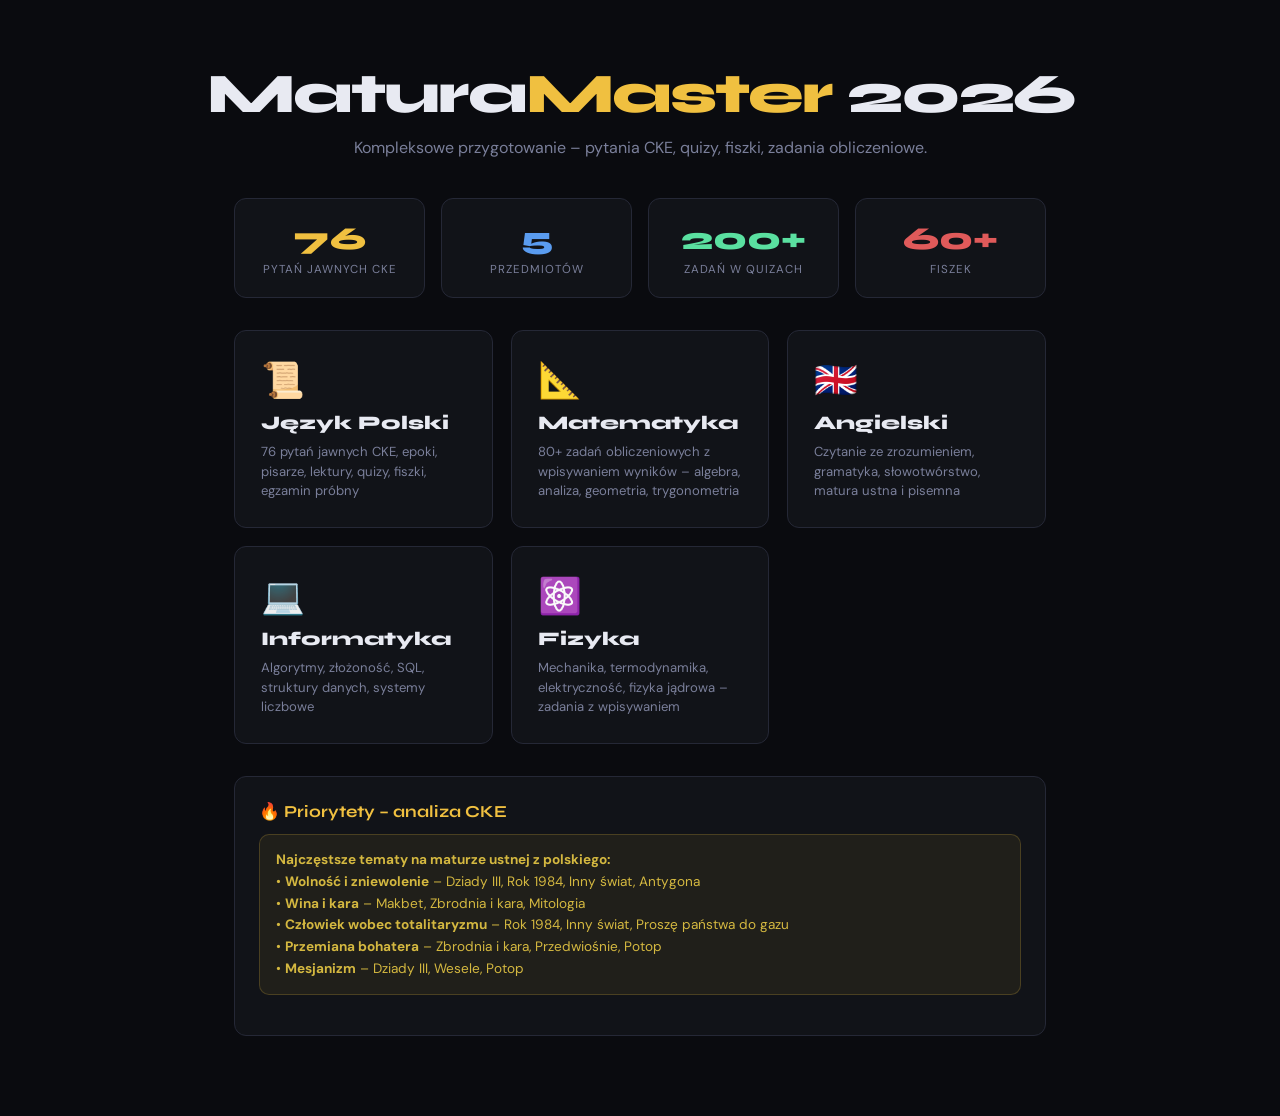
<file: index.html>
<!DOCTYPE html>
<html lang="pl">
<head>
<meta charset="UTF-8">
<meta name="viewport" content="width=device-width, initial-scale=1.0">
<title>MaturaMaster 2026</title>
<link rel="stylesheet" href="shared/style.css">
<link rel="shortcut icon" href="reading-book.png" type="image/x-icon">
<style>
body { display: block; }
.hero { text-align: center; padding: 60px 20px 40px; }
.hero h1 { font-family: var(--font-head); font-size: clamp(2rem,6vw,3.5rem); font-weight: 800; letter-spacing: -2px; }
.hero h1 span { color: var(--accent); }
.hero p { color: var(--muted); margin-top: 10px; font-size: 1rem; }
.wrap { max-width: 860px; margin: 0 auto; padding: 0 24px 60px; }
.subject-grid { display: grid; grid-template-columns: repeat(auto-fit, minmax(240px,1fr)); gap: 18px; margin-top: 32px; }
.subject-card { display: flex; flex-direction: column; gap: 8px; background: var(--surface); border: 1px solid var(--border); border-radius: var(--radius); padding: 26px; text-decoration: none; color: var(--text); transition: all .25s; }
.subject-card:hover { transform: translateY(-4px); border-color: var(--c); box-shadow: 0 12px 40px rgba(0,0,0,.35); }
.subject-card .ico { font-size: 2.2rem; }
.subject-card .name { font-family: var(--font-head); font-size: 1.2rem; font-weight: 800; }
.subject-card .desc { font-size: .82rem; color: var(--muted); line-height: 1.5; }
</style>
</head>
<body>
<div class="hero">
  <h1>Matura<span>Master</span> 2026</h1>
  <p>Kompleksowe przygotowanie – pytania CKE, quizy, fiszki, zadania obliczeniowe.</p>
</div>
<div class="wrap">
  <div class="stats-row">
    <div class="stat-card"><div class="val" style="color:var(--accent)">76</div><div class="lbl">Pytań jawnych CKE</div></div>
    <div class="stat-card"><div class="val" style="color:var(--accent3)">5</div><div class="lbl">Przedmiotów</div></div>
    <div class="stat-card"><div class="val" style="color:var(--accent4)">200+</div><div class="lbl">Zadań w quizach</div></div>
    <div class="stat-card"><div class="val" style="color:var(--accent2)">60+</div><div class="lbl">Fiszek</div></div>
  </div>

  <div class="subject-grid">
    <a href="pol/index.html" class="subject-card" style="--c:#f0c040">
      <div class="ico">📜</div><div class="name">Język Polski</div>
      <div class="desc">76 pytań jawnych CKE, epoki, pisarze, lektury, quizy, fiszki, egzamin próbny</div>
    </a>
    <a href="mat/index.html" class="subject-card" style="--c:#5ae0a0">
      <div class="ico">📐</div><div class="name">Matematyka</div>
      <div class="desc">80+ zadań obliczeniowych z wpisywaniem wyników – algebra, analiza, geometria, trygonometria</div>
    </a>
    <a href="ang/index.html" class="subject-card" style="--c:#5a9cf0">
      <div class="ico">🇬🇧</div><div class="name">Angielski</div>
      <div class="desc">Czytanie ze zrozumieniem, gramatyka, słowotwórstwo, matura ustna i pisemna</div>
    </a>
    <a href="inf/index.html" class="subject-card" style="--c:#e05a5a">
      <div class="ico">💻</div><div class="name">Informatyka</div>
      <div class="desc">Algorytmy, złożoność, SQL, struktury danych, systemy liczbowe</div>
    </a>
    <a href="fiz/index.html" class="subject-card" style="--c:#b45af0">
      <div class="ico">⚛️</div><div class="name">Fizyka</div>
      <div class="desc">Mechanika, termodynamika, elektryczność, fizyka jądrowa – zadania z wpisywaniem</div>
    </a>
  </div>

  <div class="card" style="margin-top:32px">
    <h3>🔥 Priorytety – analiza CKE</h3>
    <div class="info-box">
      <strong>Najczęstsze tematy na maturze ustnej z polskiego:</strong><br>
      • <strong>Wolność i zniewolenie</strong> – Dziady III, Rok 1984, Inny świat, Antygona<br>
      • <strong>Wina i kara</strong> – Makbet, Zbrodnia i kara, Mitologia<br>
      • <strong>Człowiek wobec totalitaryzmu</strong> – Rok 1984, Inny świat, Proszę państwa do gazu<br>
      • <strong>Przemiana bohatera</strong> – Zbrodnia i kara, Przedwiośnie, Potop<br>
      • <strong>Mesjanizm</strong> – Dziady III, Wesele, Potop
    </div>
  </div>
</div>
</body>
</html>
</file>
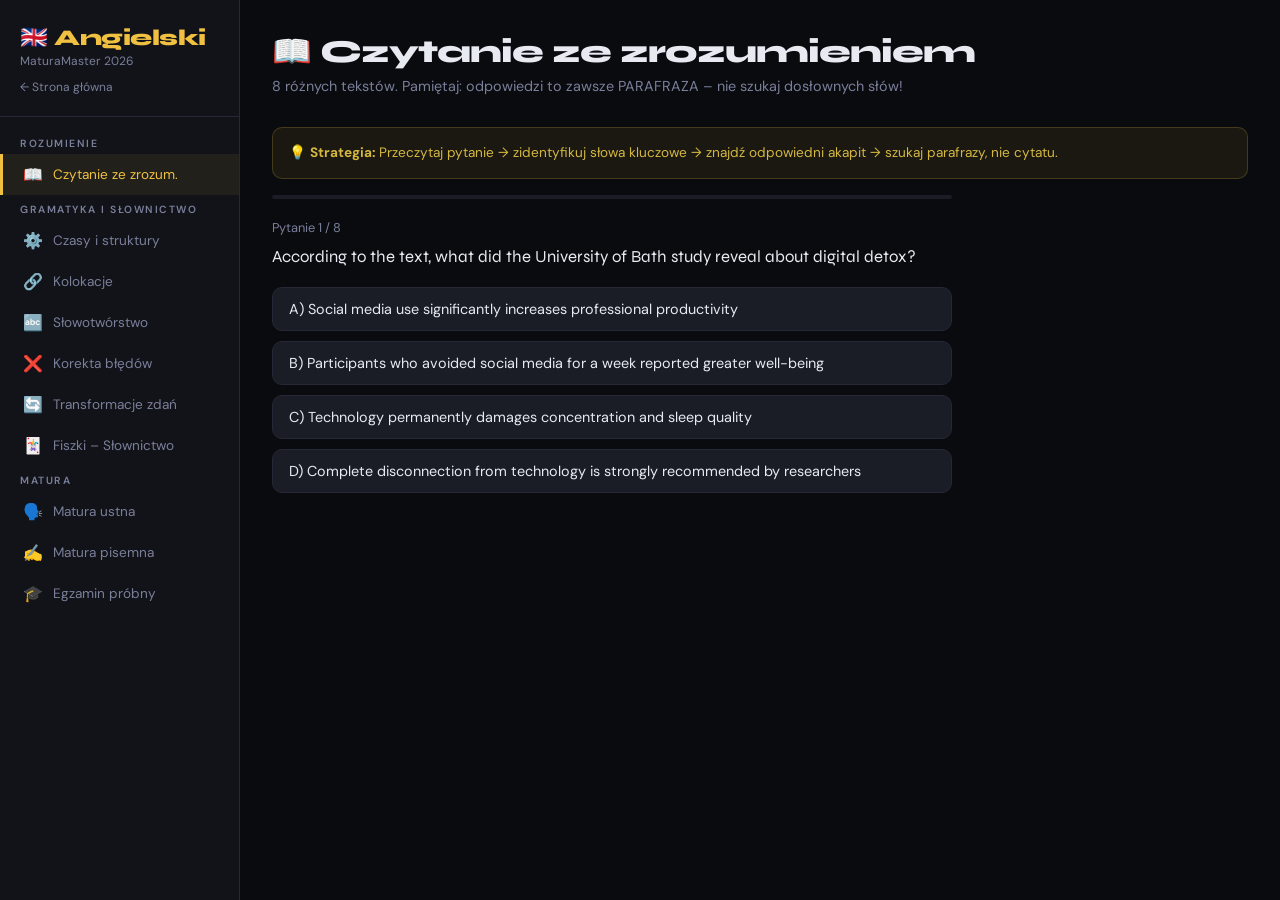
<file: ang/index.html>
<!DOCTYPE html>
<html lang="pl">
<head>
<meta charset="UTF-8">
<meta name="viewport" content="width=device-width, initial-scale=1.0">
<title>Angielski – MaturaMaster 2026</title>
<link rel="stylesheet" href="../shared/style.css">
<link rel="shortcut icon" href="../reading-book.png" type="image/x-icon">
</head>
<body>
<button class="menu-toggle" onclick="toggleSidebar()">☰</button>
<div class="overlay" id="overlay" onclick="closeSidebar()"></div>

<nav class="sidebar" id="sidebar">
  <div class="logo">
    <h1>🇬🇧 Angielski</h1>
    <span>MaturaMaster 2026</span>
    <a href="../index.html" class="back">← Strona główna</a>
  </div>
  <div class="nav">
    <div class="nav-section">Rozumienie</div>
    <button class="nav-btn active" onclick="showTab('czytanie')" data-tab="czytanie"><span class="icon">📖</span> Czytanie ze zrozum.</button>
    <div class="nav-section">Gramatyka i słownictwo</div>
    <button class="nav-btn" onclick="showTab('gramatyka')" data-tab="gramatyka"><span class="icon">⚙️</span> Czasy i struktury</button>
    <button class="nav-btn" onclick="showTab('kolokacje')" data-tab="kolokacje"><span class="icon">🔗</span> Kolokacje</button>
    <button class="nav-btn" onclick="showTab('slowotwor')" data-tab="slowotwor"><span class="icon">🔤</span> Słowotwórstwo</button>
    <button class="nav-btn" onclick="showTab('bledy')" data-tab="bledy"><span class="icon">❌</span> Korekta błędów</button>
    <button class="nav-btn" onclick="showTab('transformacje')" data-tab="transformacje"><span class="icon">🔄</span> Transformacje zdań</button>
    <button class="nav-btn" onclick="showTab('fiszki')" data-tab="fiszki"><span class="icon">🃏</span> Fiszki – Słownictwo</button>
    <div class="nav-section">Matura</div>
    <button class="nav-btn" onclick="showTab('ustna')" data-tab="ustna"><span class="icon">🗣️</span> Matura ustna</button>
    <button class="nav-btn" onclick="showTab('pisemna')" data-tab="pisemna"><span class="icon">✍️</span> Matura pisemna</button>
    <button class="nav-btn" onclick="showTab('egzamin')" data-tab="egzamin"><span class="icon">🎓</span> Egzamin próbny</button>
  </div>
</nav>

<main class="main">

<!-- CZYTANIE -->
<div class="tab active" id="tab-czytanie">
  <div class="page-header"><h2>📖 Czytanie ze zrozumieniem</h2>
    <p>8 różnych tekstów. Pamiętaj: odpowiedzi to zawsze PARAFRAZA – nie szukaj dosłownych słów!</p></div>
  <div class="info-box">💡 <strong>Strategia:</strong> Przeczytaj pytanie → zidentyfikuj słowa kluczowe → znajdź odpowiedni akapit → szukaj parafrazy, nie cytatu.</div>
  <div class="quiz-container" id="czytanie-container"></div>
</div>

<!-- GRAMATYKA -->
<div class="tab" id="tab-gramatyka">
  <div class="page-header"><h2>⚙️ Czasy i struktury gramatyczne</h2>
    <p>Czasy, strona bierna, kondycjonały, mowa zależna, inwersja.</p></div>
  <div class="info-box-blue">
    <strong>Kluczowe struktury na maturze rozszerzonej:</strong><br>
    Present Perfect vs Past Simple · Past Perfect Continuous · 2nd i 3rd Conditional ·
    Passive Voice (wszystkie czasy) · Reported Speech · Inversion (Not only, Hardly, Never) ·
    Wish/If only · It's time/I'd rather · Mixed Conditionals
  </div>
  <div class="quiz-container" id="gramatyka-container"></div>
</div>

<!-- KOLOKACJE -->
<div class="tab" id="tab-kolokacje">
  <div class="page-header"><h2>🔗 Kolokacje i wyrażenia stałe</h2>
    <p>Make/Do/Take/Have + noun – typowe pułapki maturalne.</p></div>
  <div class="info-box">
    💡 <strong>Najczęstsze błędy:</strong> make/do, take/have, at/in/on (prepositions).
    Kolokacje trzeba znać na pamięć – nie da się ich wyprowadzić logicznie!
  </div>
  <div class="quiz-container" id="kolokacje-container"></div>
</div>

<!-- SŁOWOTWÓRSTWO -->
<div class="tab" id="tab-slowotwor">
  <div class="page-header"><h2>🔤 Słowotwórstwo (Word Formation)</h2>
    <p>Prefiksy, sufiksy, kategorie gramatyczne.</p></div>
  <div class="info-box-blue">
    <strong>Kluczowe prefiksy:</strong> un-, in-/im-/ir-/il-, dis-, mis-, over-, under-, re-, pre-, co-<br>
    <strong>Sufiksy rzeczownikowe:</strong> -tion/-sion, -ness, -ity/-ty, -ment, -er/-or, -ance/-ence, -ship<br>
    <strong>Sufiksy przymiotnikowe:</strong> -ful, -less, -able/-ible, -ous/-ious, -ive, -al, -ic, -ent/-ant<br>
    <strong>Sufiksy przysłówkowe:</strong> -ly (+ przymiotnik)<br>
    <strong>Uwaga:</strong> Niektóre słowa są nieregularne (strong → strength, wide → width, deep → depth)
  </div>
  <div class="quiz-container" id="slowotwor-container"></div>
</div>

<!-- BŁĘDY -->
<div class="tab" id="tab-bledy">
  <div class="page-header"><h2>❌ Korekta błędów (Error Correction)</h2>
    <p>Znajdź i popraw błąd w zdaniu.</p></div>
  <div class="info-box">💡 <strong>Najczęstsze obszary błędów:</strong>
    Countable/uncountable nouns · Since/for · Suggest/recommend + -ing ·
    Despite (without 'of') · Collective nouns (singular/plural) · Gradable/non-gradable adjectives
  </div>
  <div class="quiz-container" id="bledy-container"></div>
</div>

<!-- TRANSFORMACJE -->
<div class="tab" id="tab-transformacje">
  <div class="page-header"><h2>🔄 Transformacje zdań (Key Word Transformations)</h2>
    <p>Przepisz zdanie używając podanego słowa. Typ zadania B2/C1.</p></div>
  <div class="info-box">💡 <strong>Zasady:</strong> Nie zmieniaj znaczenia zdania. Użyj podanego słowa.
    Zwykle zmienia się: stronę (active/passive), czas, strukturę (too → enough, although → despite).
  </div>
  <div class="quiz-container" id="transformacje-container"></div>
</div>

<!-- FISZKI -->
<div class="tab" id="tab-fiszki">
  <div class="page-header"><h2>🃏 Fiszki – Słownictwo zaawansowane (C1)</h2>
    <p>Kliknij kartę, aby odwrócić.</p></div>
  <div class="flashcard-container">
    <div class="flashcard-wrap" onclick="fcFlip('en')">
      <div class="flashcard" id="en-card">
        <div class="flashcard-front"><div class="label">VOCABULARY / STRUCTURE</div><div class="term" id="en-fc-front">…</div></div>
        <div class="flashcard-back"><div class="def" id="en-fc-back">…</div></div>
      </div>
    </div>
    <div class="flashcard-nav">
      <button class="btn btn-secondary" onclick="fcPrev('en')">← Poprzednia</button>
      <span class="fc-counter" id="en-fc-counter">1 / 1</span>
      <button class="btn btn-secondary" onclick="fcNext('en')">Następna →</button>
    </div>
  </div>
</div>

<!-- MATURA USTNA -->
<div class="tab" id="tab-ustna">
  <div class="page-header"><h2>🗣️ Matura ustna – Język Angielski</h2>
    <p>Wylosuj pytanie, przygotuj odpowiedź (30 sek), mów min. 2–3 minuty.</p></div>
  <div class="card">
    <h3>🎲 Losowanie pytania do rozmowy</h3>
    <div id="en-q-box" style="font-size:1.05rem;font-family:var(--font-head);padding:16px;background:var(--surface2);border-radius:10px;min-height:56px;color:var(--muted);margin-bottom:16px">
      Naciśnij przycisk, aby wylosować pytanie…
    </div>
    <div style="display:flex;gap:10px;flex-wrap:wrap;margin-bottom:16px">
      <button class="btn btn-primary" onclick="losuj()">🎲 Losuj pytanie</button>
      <button class="btn btn-secondary" onclick="pokazOdp()">👁️ Pokaż wzorcową odpowiedź</button>
    </div>
    <div class="answer-feedback feedback-info" id="en-ans-box"></div>
  </div>

  <div class="card">
    <h3>🖼️ Opis fotografii – schemat (3–4 minuty)</h3>
    <div style="font-size:.87rem;line-height:1.9;color:#c8ccd8">
      <p><strong style="color:var(--accent)">Krok 1 – Opis ogólny (1 zdanie):</strong><br>
      "The photo shows... / This picture depicts... / In this photograph I can see..."</p>
      <p style="margin-top:8px"><strong style="color:var(--accent)">Krok 2 – Szczegóły (4–5 zdań):</strong><br>
      "In the foreground... In the background... On the left/right..."<br>
      "There are [people] who appear to be... / who seem to be..."<br>
      "The atmosphere seems... / The mood is... / It looks as if..."</p>
      <p style="margin-top:8px"><strong style="color:var(--accent)">Krok 3 – Spekulacja (2 zdania):</strong><br>
      "This picture might illustrate... / It could be related to..."<br>
      "I would guess this was taken in... / at... / during..."</p>
      <p style="margin-top:8px"><strong style="color:var(--accent)">Krok 4 – Pytania egzaminatora:</strong><br>
      Odpowiadaj BEZPOŚREDNIO. Daj powody. "In my opinion...", "I strongly believe...", "From my perspective..."</p>
    </div>
  </div>

  <div class="card">
    <h3>💬 Przydatne zwroty – matura ustna</h3>
    <div style="display:grid;grid-template-columns:1fr 1fr;gap:16px;font-size:.83rem">
      <div>
        <div style="color:var(--accent);font-weight:700;margin-bottom:6px">Wyrażanie opinii</div>
        <div style="color:#c8ccd8;line-height:2">In my view/opinion...<br>I strongly believe that...<br>From my perspective...<br>As far as I'm concerned...<br>It seems to me that...<br>I would argue that...</div>
      </div>
      <div>
        <div style="color:var(--accent);font-weight:700;margin-bottom:6px">Zgoda / Niezgoda</div>
        <div style="color:#c8ccd8;line-height:2">I completely agree with...<br>That's a valid point, however...<br>I see your point, but...<br>I beg to differ...<br>On the other hand...<br>I'm not entirely convinced...</div>
      </div>
      <div>
        <div style="color:var(--accent);font-weight:700;margin-bottom:6px">Czas do myślenia</div>
        <div style="color:#c8ccd8;line-height:2">That's an interesting question...<br>Let me think about this...<br>Well, I would say...<br>If I'm not mistaken...<br>Off the top of my head...</div>
      </div>
      <div>
        <div style="color:var(--accent);font-weight:700;margin-bottom:6px">Podsumowanie</div>
        <div style="color:#c8ccd8;line-height:2">To sum up...<br>In conclusion...<br>All things considered...<br>Taking everything into account...<br>On balance, I would say...</div>
      </div>
    </div>
  </div>
</div>

<!-- MATURA PISEMNA -->
<div class="tab" id="tab-pisemna">
  <div class="page-header"><h2>✍️ Matura pisemna – Szablony i strategie</h2>
    <p>Kliknij szablon, aby rozwinąć.</p></div>
  <div class="info-box">
    📝 <strong>Na maturze pisemnej (rozszerzonej):</strong> 2 teksty dłuższe (200–250 słów każdy).
    Najczęstsze typy: for&against essay, opinion essay, letter, article, review.
    Oceniane: treść, spójność, słownictwo, gramatyka.
  </div>
  <div id="pisemna-list"></div>
</div>

<!-- EGZAMIN -->
<div class="tab" id="tab-egzamin">
  <div class="page-header"><h2>🎓 Egzamin próbny – Język Angielski</h2>
    <p>10 zadań mieszanych: czytanie, gramatyka, słowotwórstwo, transformacje.</p></div>
  <div class="quiz-container" id="egzamin-container"></div>
</div>

</main>

<script src="../shared/engine.js"></script>
<script src="data.js"></script>
<script>
let aktywneQ = null;

function losuj() {
  let q;
  do { q = angUstnaData[Math.floor(Math.random() * angUstnaData.length)]; }
  while (q === aktywneQ && angUstnaData.length > 1);
  aktywneQ = q;
  const box = document.getElementById('en-q-box');
  box.textContent = q.q;
  box.style.color = 'var(--text)';
  const ans = document.getElementById('en-ans-box');
  ans.classList.remove('show'); ans.innerHTML = '';
}

function pokazOdp() {
  if (!aktywneQ) { losuj(); return; }
  const ans = document.getElementById('en-ans-box');
  ans.innerHTML = '<strong>Wzorcowa odpowiedź:</strong><br>' + aktywneQ.a.replace(/\n/g,'<br>');
  ans.classList.add('show');
}

function renderPisemna() {
  document.getElementById('pisemna-list').innerHTML = angPisemnaTemplates.map((t, i) => `
    <div class="accordion-item">
      <div class="accordion-header" onclick="this.parentElement.classList.toggle('open')">
        <div class="accordion-num">${i+1}</div>
        <div class="accordion-q" style="font-weight:600">${t.title}</div>
        <span class="accordion-arrow">▼</span>
      </div>
      <div class="accordion-body" style="font-size:.88rem;line-height:1.8">${t.content}</div>
    </div>`).join('');
}

window.addEventListener('DOMContentLoaded', () => {
  QE.init('read', angReadingData, 'czytanie-container');
  QE.init('gram', angGramatykaData, 'gramatyka-container');
  QE.init('kol', angKolokacjeData, 'kolokacje-container');
  QE.init('wf', angWordFormData, 'slowotwor-container');
  QE.init('err', angBledyData, 'bledy-container');
  QE.init('trans', angTransformData, 'transformacje-container');
  QE.init('aegz', angEgzaminData, 'egzamin-container');
  QE.fcInit('en', angFiszki);
  renderPisemna();
});
</script>
</body>
</html>
</file>
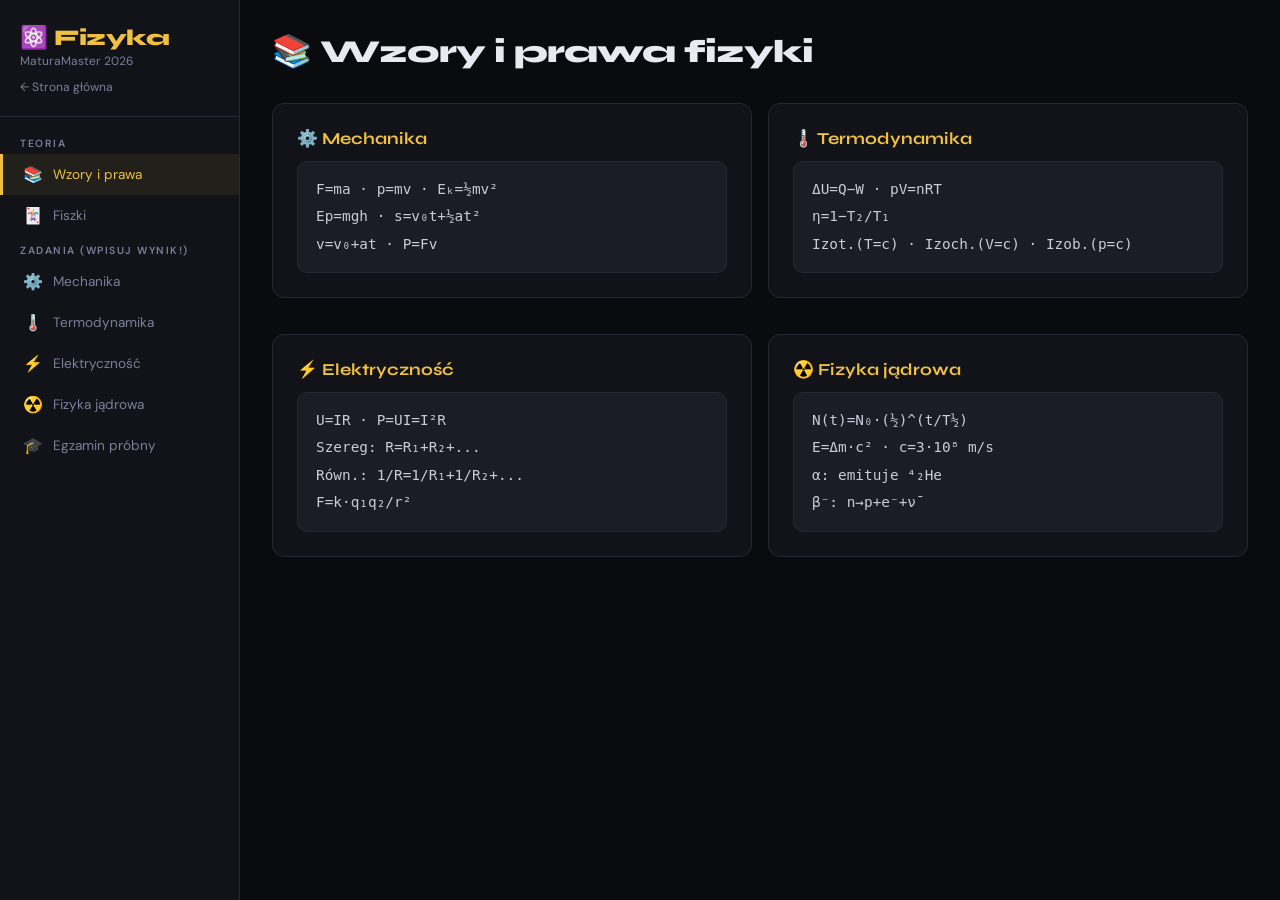
<file: fiz/index.html>
<!DOCTYPE html>
<html lang="pl">
<head>
<meta charset="UTF-8">
<meta name="viewport" content="width=device-width, initial-scale=1.0">
<title>Fizyka – MaturaMaster 2026</title>
<link rel="stylesheet" href="../shared/style.css">
<link rel="shortcut icon" href="../reading-book.png" type="image/x-icon">
<style>
.formula-grid { display: grid; grid-template-columns: 1fr 1fr; gap: 16px; }
.fbox { background: var(--surface2); border: 1px solid var(--border); border-radius: 10px; padding: 14px 18px; font-family: monospace; font-size: .9rem; line-height: 1.9; color: #c8ccd8; }
.fbox .v { color: #5ae0a0; font-weight: 700; }
@media(max-width:600px){ .formula-grid{ grid-template-columns:1fr; } }
</style>
</head>
<body>
<button class="menu-toggle" onclick="toggleSidebar()">☰</button>
<div class="overlay" id="overlay" onclick="closeSidebar()"></div>
<nav class="sidebar" id="sidebar">
  <div class="logo"><h1>⚛️ Fizyka</h1><span>MaturaMaster 2026</span><a href="../index.html" class="back">← Strona główna</a></div>
  <div class="nav">
    <div class="nav-section">Teoria</div>
    <button class="nav-btn active" onclick="showTab('wzory')" data-tab="wzory"><span class="icon">📚</span> Wzory i prawa</button>
    <button class="nav-btn" onclick="showTab('fiszki')" data-tab="fiszki"><span class="icon">🃏</span> Fiszki</button>
    <div class="nav-section">Zadania (wpisuj wynik!)</div>
    <button class="nav-btn" onclick="showTab('mechanika')" data-tab="mechanika"><span class="icon">⚙️</span> Mechanika</button>
    <button class="nav-btn" onclick="showTab('termodynamika')" data-tab="termodynamika"><span class="icon">🌡️</span> Termodynamika</button>
    <button class="nav-btn" onclick="showTab('elektrycznosc')" data-tab="elektrycznosc"><span class="icon">⚡</span> Elektryczność</button>
    <button class="nav-btn" onclick="showTab('jadrowa')" data-tab="jadrowa"><span class="icon">☢️</span> Fizyka jądrowa</button>
    <button class="nav-btn" onclick="showTab('egzamin')" data-tab="egzamin"><span class="icon">🎓</span> Egzamin próbny</button>
  </div>
</nav>
<main class="main">

<div class="tab active" id="tab-wzory">
  <div class="page-header"><h2>📚 Wzory i prawa fizyki</h2></div>
  <div class="formula-grid">
    <div class="card"><h3>⚙️ Mechanika</h3>
      <div class="fbox">F=ma · p=mv · Eₖ=½mv²<br>Ep=mgh · s=v₀t+½at²<br>v=v₀+at · P=Fv</div></div>
    <div class="card"><h3>🌡️ Termodynamika</h3>
      <div class="fbox">ΔU=Q−W · pV=nRT<br>η=1−T₂/T₁<br>Izot.(T=c) · Izoch.(V=c) · Izob.(p=c)</div></div>
    <div class="card"><h3>⚡ Elektryczność</h3>
      <div class="fbox">U=IR · P=UI=I²R<br>Szereg: R=R₁+R₂+...<br>Równ.: 1/R=1/R₁+1/R₂+...<br>F=k·q₁q₂/r²</div></div>
    <div class="card"><h3>☢️ Fizyka jądrowa</h3>
      <div class="fbox">N(t)=N₀·(½)^(t/T½)<br>E=Δm·c² · c=3·10⁸ m/s<br>α: emituje ⁴₂He<br>β⁻: n→p+e⁻+ν̄</div></div>
  </div>
</div>

<div class="tab" id="tab-fiszki">
  <div class="page-header"><h2>🃏 Fiszki – Fizyka</h2><p>Kliknij kartę, aby odwrócić.</p></div>
  <div class="flashcard-container">
    <div class="flashcard-wrap" onclick="fcFlip('fiz')">
      <div class="flashcard" id="fiz-card">
        <div class="flashcard-front"><div class="label">PRAWO / WZÓR</div><div class="term" id="fiz-fc-front">…</div></div>
        <div class="flashcard-back"><div class="def" id="fiz-fc-back">…</div></div>
      </div>
    </div>
    <div class="flashcard-nav">
      <button class="btn btn-secondary" onclick="fcPrev('fiz')">← Poprzednia</button>
      <span class="fc-counter" id="fiz-fc-counter">1 / 1</span>
      <button class="btn btn-secondary" onclick="fcNext('fiz')">Następna →</button>
    </div>
  </div>
</div>

<div class="tab" id="tab-mechanika"><div class="page-header"><h2>⚙️ Mechanika</h2><p>Obliczenia rób na kartce, wpisz wynik liczbą.</p></div><div class="quiz-container" id="mech-c"></div></div>
<div class="tab" id="tab-termodynamika"><div class="page-header"><h2>🌡️ Termodynamika</h2></div><div class="quiz-container" id="term-c"></div></div>
<div class="tab" id="tab-elektrycznosc"><div class="page-header"><h2>⚡ Elektryczność</h2></div><div class="quiz-container" id="elec-c"></div></div>
<div class="tab" id="tab-jadrowa"><div class="page-header"><h2>☢️ Fizyka jądrowa</h2></div><div class="quiz-container" id="jadr-c"></div></div>
<div class="tab" id="tab-egzamin"><div class="page-header"><h2>🎓 Egzamin próbny – Fizyka</h2><p>10 zadań. Obliczenia rób na kartce!</p></div><div class="quiz-container" id="egz-c"></div></div>

</main>
<script src="../shared/engine.js"></script>
<script src="data.js"></script>
<script>
window.addEventListener('DOMContentLoaded', () => {
  QE.fcInit('fiz', fizFiszki);
  QE.init('mec', fizMechanika, 'mech-c');
  QE.init('ter', fizTermodynamika, 'term-c');
  QE.init('ele', fizElektrycznosc, 'elec-c');
  QE.init('jad', fizJadrowa, 'jadr-c');
  QE.init('feg', fizEgzamin, 'egz-c');
});
</script>
</body>
</html>
</file>
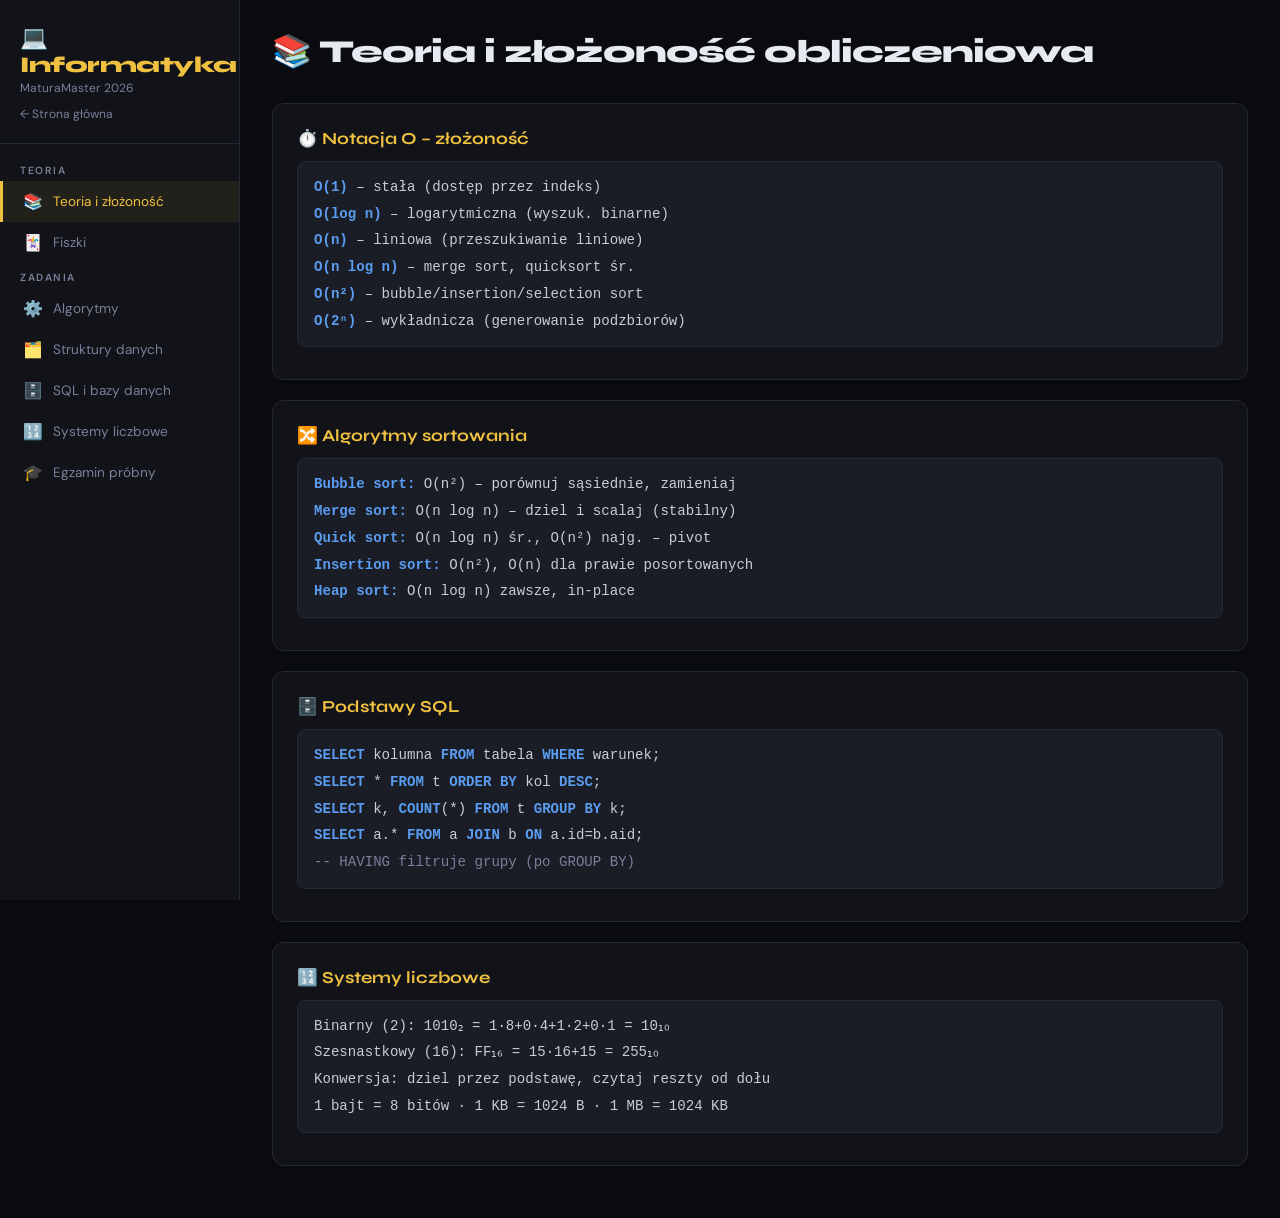
<file: inf/index.html>
<!DOCTYPE html>
<html lang="pl">
<head>
<meta charset="UTF-8">
<meta name="viewport" content="width=device-width, initial-scale=1.0">
<title>Informatyka – MaturaMaster 2026</title>
<link rel="stylesheet" href="../shared/style.css">
<link rel="shortcut icon" href="../reading-book.png" type="image/x-icon">

<style>
.code { font-family: monospace; background: var(--surface2); border: 1px solid var(--border); border-radius: 8px; padding: 12px 16px; font-size: .88rem; line-height: 1.9; color: #c8ccd8; margin-bottom: 8px; }
.kw { color: #5a9cf0; font-weight: 700; }
.cm { color: var(--muted); }
</style>
</head>
<body>
<button class="menu-toggle" onclick="toggleSidebar()">☰</button>
<div class="overlay" id="overlay" onclick="closeSidebar()"></div>
<nav class="sidebar" id="sidebar">
  <div class="logo"><h1>💻 Informatyka</h1><span>MaturaMaster 2026</span><a href="../index.html" class="back">← Strona główna</a></div>
  <div class="nav">
    <div class="nav-section">Teoria</div>
    <button class="nav-btn active" onclick="showTab('teoria')" data-tab="teoria"><span class="icon">📚</span> Teoria i złożoność</button>
    <button class="nav-btn" onclick="showTab('fiszki')" data-tab="fiszki"><span class="icon">🃏</span> Fiszki</button>
    <div class="nav-section">Zadania</div>
    <button class="nav-btn" onclick="showTab('algorytmy')" data-tab="algorytmy"><span class="icon">⚙️</span> Algorytmy</button>
    <button class="nav-btn" onclick="showTab('struktury')" data-tab="struktury"><span class="icon">🗂️</span> Struktury danych</button>
    <button class="nav-btn" onclick="showTab('sql')" data-tab="sql"><span class="icon">🗄️</span> SQL i bazy danych</button>
    <button class="nav-btn" onclick="showTab('liczby')" data-tab="liczby"><span class="icon">🔢</span> Systemy liczbowe</button>
    <button class="nav-btn" onclick="showTab('egzamin')" data-tab="egzamin"><span class="icon">🎓</span> Egzamin próbny</button>
  </div>
</nav>
<main class="main">

<div class="tab active" id="tab-teoria">
  <div class="page-header"><h2>📚 Teoria i złożoność obliczeniowa</h2></div>
  <div class="card"><h3>⏱️ Notacja O – złożoność</h3>
    <div class="code">
      <span class="kw">O(1)</span>       – stała (dostęp przez indeks)<br>
      <span class="kw">O(log n)</span>   – logarytmiczna (wyszuk. binarne)<br>
      <span class="kw">O(n)</span>       – liniowa (przeszukiwanie liniowe)<br>
      <span class="kw">O(n log n)</span> – merge sort, quicksort śr.<br>
      <span class="kw">O(n²)</span>      – bubble/insertion/selection sort<br>
      <span class="kw">O(2ⁿ)</span>      – wykładnicza (generowanie podzbiorów)
    </div>
  </div>
  <div class="card"><h3>🔀 Algorytmy sortowania</h3>
    <div class="code">
      <span class="kw">Bubble sort:</span>    O(n²) – porównuj sąsiednie, zamieniaj<br>
      <span class="kw">Merge sort:</span>     O(n log n) – dziel i scalaj (stabilny)<br>
      <span class="kw">Quick sort:</span>     O(n log n) śr., O(n²) najg. – pivot<br>
      <span class="kw">Insertion sort:</span> O(n²), O(n) dla prawie posortowanych<br>
      <span class="kw">Heap sort:</span>      O(n log n) zawsze, in-place
    </div>
  </div>
  <div class="card"><h3>🗄️ Podstawy SQL</h3>
    <div class="code">
      <span class="kw">SELECT</span> kolumna <span class="kw">FROM</span> tabela <span class="kw">WHERE</span> warunek;<br>
      <span class="kw">SELECT</span> * <span class="kw">FROM</span> t <span class="kw">ORDER BY</span> kol <span class="kw">DESC</span>;<br>
      <span class="kw">SELECT</span> k, <span class="kw">COUNT</span>(*) <span class="kw">FROM</span> t <span class="kw">GROUP BY</span> k;<br>
      <span class="kw">SELECT</span> a.* <span class="kw">FROM</span> a <span class="kw">JOIN</span> b <span class="kw">ON</span> a.id=b.aid;<br>
      <span class="cm">-- HAVING filtruje grupy (po GROUP BY)</span>
    </div>
  </div>
  <div class="card"><h3>🔢 Systemy liczbowe</h3>
    <div class="code">
      Binarny (2): 1010₂ = 1·8+0·4+1·2+0·1 = 10₁₀<br>
      Szesnastkowy (16): FF₁₆ = 15·16+15 = 255₁₀<br>
      Konwersja: dziel przez podstawę, czytaj reszty od dołu<br>
      1 bajt = 8 bitów · 1 KB = 1024 B · 1 MB = 1024 KB
    </div>
  </div>
</div>

<div class="tab" id="tab-fiszki">
  <div class="page-header"><h2>🃏 Fiszki – Informatyka</h2><p>Kliknij kartę, aby odwrócić.</p></div>
  <div class="flashcard-container">
    <div class="flashcard-wrap" onclick="fcFlip('inf')">
      <div class="flashcard" id="inf-card">
        <div class="flashcard-front"><div class="label">POJĘCIE</div><div class="term" id="inf-fc-front">…</div></div>
        <div class="flashcard-back"><div class="def" id="inf-fc-back">…</div></div>
      </div>
    </div>
    <div class="flashcard-nav">
      <button class="btn btn-secondary" onclick="fcPrev('inf')">← Poprzednia</button>
      <span class="fc-counter" id="inf-fc-counter">1 / 1</span>
      <button class="btn btn-secondary" onclick="fcNext('inf')">Następna →</button>
    </div>
  </div>
</div>

<div class="tab" id="tab-algorytmy"><div class="page-header"><h2>⚙️ Algorytmy</h2></div><div class="quiz-container" id="alg-c"></div></div>
<div class="tab" id="tab-struktury"><div class="page-header"><h2>🗂️ Struktury danych</h2></div><div class="quiz-container" id="str-c"></div></div>
<div class="tab" id="tab-sql"><div class="page-header"><h2>🗄️ SQL i bazy danych</h2></div><div class="quiz-container" id="sql-c"></div></div>
<div class="tab" id="tab-liczby"><div class="page-header"><h2>🔢 Systemy liczbowe</h2><p>Obliczenia rób na kartce, wpisz wynik.</p></div><div class="quiz-container" id="lic-c"></div></div>
<div class="tab" id="tab-egzamin"><div class="page-header"><h2>🎓 Egzamin próbny – Informatyka</h2></div><div class="quiz-container" id="egz-c"></div></div>

</main>
<script src="../shared/engine.js"></script>
<script src="data.js"></script>
<script>
window.addEventListener('DOMContentLoaded', () => {
  QE.fcInit('inf', infFiszki);
  QE.init('ialg', infAlgorytmy, 'alg-c');
  QE.init('istr', infStrukturyDanych, 'str-c');
  QE.init('isql', infSQL, 'sql-c');
  QE.init('ilic', infLiczby, 'lic-c');
  QE.init('iegz', infEgzamin, 'egz-c');
});
</script>
</body>
</html>
</file>
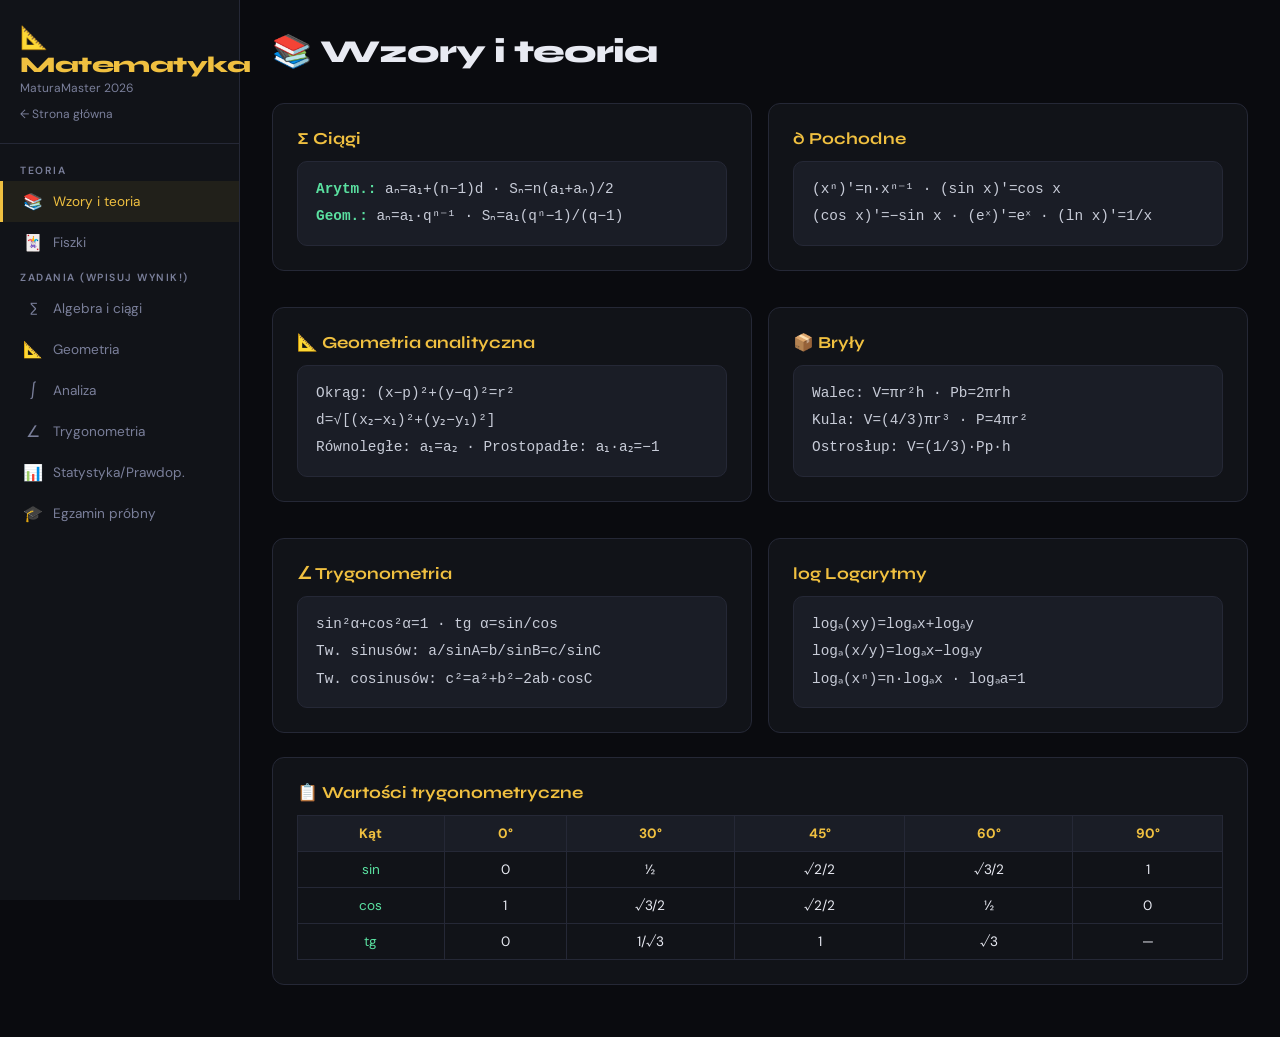
<file: mat/index.html>
<!DOCTYPE html>
<html lang="pl">
<head>
<meta charset="UTF-8">
<meta name="viewport" content="width=device-width, initial-scale=1.0">
<title>Matematyka – MaturaMaster 2026</title>
<link rel="stylesheet" href="../shared/style.css">
<link rel="shortcut icon" href="../reading-book.png" type="image/x-icon">
<style>
.formula-grid { display: grid; grid-template-columns: 1fr 1fr; gap: 16px; }
.formula-box { background: var(--surface2); border: 1px solid var(--border); border-radius: 10px; padding: 14px 18px; font-family: monospace; font-size: .9rem; line-height: 1.9; color: #c8ccd8; }
.formula-box .v { color: #5ae0a0; font-weight: 700; }
table { width: 100%; border-collapse: collapse; font-size: .85rem; }
th,td { padding: 9px 12px; border: 1px solid var(--border); text-align: center; }
th { background: var(--surface2); color: var(--accent); }
@media(max-width:600px){ .formula-grid{ grid-template-columns:1fr; } }
</style>
</head>
<body>
<button class="menu-toggle" onclick="toggleSidebar()">☰</button>
<div class="overlay" id="overlay" onclick="closeSidebar()"></div>

<nav class="sidebar" id="sidebar">
  <div class="logo">
    <h1>📐 Matematyka</h1>
    <span>MaturaMaster 2026</span>
    <a href="../index.html" class="back">← Strona główna</a>
  </div>
  <div class="nav">
    <div class="nav-section">Teoria</div>
    <button class="nav-btn active" onclick="showTab('wzory')" data-tab="wzory"><span class="icon">📚</span> Wzory i teoria</button>
    <button class="nav-btn" onclick="showTab('fiszki')" data-tab="fiszki"><span class="icon">🃏</span> Fiszki</button>
    <div class="nav-section">Zadania (wpisuj wynik!)</div>
    <button class="nav-btn" onclick="showTab('algebra')" data-tab="algebra"><span class="icon">∑</span> Algebra i ciągi</button>
    <button class="nav-btn" onclick="showTab('geometria')" data-tab="geometria"><span class="icon">📐</span> Geometria</button>
    <button class="nav-btn" onclick="showTab('analiza')" data-tab="analiza"><span class="icon">∫</span> Analiza</button>
    <button class="nav-btn" onclick="showTab('trygonometria')" data-tab="trygonometria"><span class="icon">∠</span> Trygonometria</button>
    <button class="nav-btn" onclick="showTab('statystyka')" data-tab="statystyka"><span class="icon">📊</span> Statystyka/Prawdop.</button>
    <button class="nav-btn" onclick="showTab('egzamin')" data-tab="egzamin"><span class="icon">🎓</span> Egzamin próbny</button>
  </div>
</nav>

<main class="main">

<!-- WZORY -->
<div class="tab active" id="tab-wzory">
  <div class="page-header"><h2>📚 Wzory i teoria</h2></div>
  <div class="formula-grid">
    <div class="card"><h3>∑ Ciągi</h3>
      <div class="formula-box">
        <span class="v">Arytm.:</span> aₙ=a₁+(n−1)d · Sₙ=n(a₁+aₙ)/2<br>
        <span class="v">Geom.:</span> aₙ=a₁·qⁿ⁻¹ · Sₙ=a₁(qⁿ−1)/(q−1)
      </div>
    </div>
    <div class="card"><h3>∂ Pochodne</h3>
      <div class="formula-box">
        (xⁿ)'=n·xⁿ⁻¹ · (sin x)'=cos x<br>
        (cos x)'=−sin x · (eˣ)'=eˣ · (ln x)'=1/x
      </div>
    </div>
    <div class="card"><h3>📐 Geometria analityczna</h3>
      <div class="formula-box">
        Okrąg: (x−p)²+(y−q)²=r²<br>
        d=√[(x₂−x₁)²+(y₂−y₁)²]<br>
        Równoległe: a₁=a₂ · Prostopadłe: a₁·a₂=−1
      </div>
    </div>
    <div class="card"><h3>📦 Bryły</h3>
      <div class="formula-box">
        Walec: V=πr²h · Pb=2πrh<br>
        Kula: V=(4/3)πr³ · P=4πr²<br>
        Ostrosłup: V=(1/3)·Pp·h
      </div>
    </div>
    <div class="card"><h3>∠ Trygonometria</h3>
      <div class="formula-box">
        sin²α+cos²α=1 · tg α=sin/cos<br>
        Tw. sinusów: a/sinA=b/sinB=c/sinC<br>
        Tw. cosinusów: c²=a²+b²−2ab·cosC
      </div>
    </div>
    <div class="card"><h3>log Logarytmy</h3>
      <div class="formula-box">
        logₐ(xy)=logₐx+logₐy<br>
        logₐ(x/y)=logₐx−logₐy<br>
        logₐ(xⁿ)=n·logₐx · logₐa=1
      </div>
    </div>
  </div>
  <div class="card" style="margin-top:4px">
    <h3>📋 Wartości trygonometryczne</h3>
    <table>
      <thead><tr><th>Kąt</th><th>0°</th><th>30°</th><th>45°</th><th>60°</th><th>90°</th></tr></thead>
      <tbody>
        <tr><td style="color:#5ae0a0">sin</td><td>0</td><td>½</td><td>√2/2</td><td>√3/2</td><td>1</td></tr>
        <tr><td style="color:#5ae0a0">cos</td><td>1</td><td>√3/2</td><td>√2/2</td><td>½</td><td>0</td></tr>
        <tr><td style="color:#5ae0a0">tg</td><td>0</td><td>1/√3</td><td>1</td><td>√3</td><td>—</td></tr>
      </tbody>
    </table>
  </div>
</div>

<!-- FISZKI -->
<div class="tab" id="tab-fiszki">
  <div class="page-header"><h2>🃏 Fiszki matematyczne</h2><p>Kliknij kartę, aby odwrócić.</p></div>
  <div class="flashcard-container">
    <div class="flashcard-wrap" onclick="fcFlip('mat')">
      <div class="flashcard" id="mat-card">
        <div class="flashcard-front"><div class="label">WZÓR / POJĘCIE</div><div class="term" id="mat-fc-front">…</div></div>
        <div class="flashcard-back"><div class="def" id="mat-fc-back">…</div></div>
      </div>
    </div>
    <div class="flashcard-nav">
      <button class="btn btn-secondary" onclick="fcPrev('mat')">← Poprzednia</button>
      <span class="fc-counter" id="mat-fc-counter">1 / 1</span>
      <button class="btn btn-secondary" onclick="fcNext('mat')">Następna →</button>
    </div>
  </div>
</div>

<!-- ZADANIA -->
<div class="tab" id="tab-algebra">
  <div class="page-header"><h2>∑ Algebra i ciągi</h2><p>Obliczenia rób na kartce, wpisz wynik liczbą. Ułamki dziesiętne z kropką.</p></div>
  <div class="info-box">💡 Dla zadań z π wpisz tylko mnożnik (np. dla 36π wpisz <strong>36</strong>).</div>
  <div class="quiz-container" id="algebra-container"></div>
</div>
<div class="tab" id="tab-geometria">
  <div class="page-header"><h2>📐 Geometria</h2><p>Obliczenia rób na kartce, wpisz wynik.</p></div>
  <div class="quiz-container" id="geometria-container"></div>
</div>
<div class="tab" id="tab-analiza">
  <div class="page-header"><h2>∫ Analiza matematyczna</h2><p>Pochodne, całki, granice, ekstrema.</p></div>
  <div class="quiz-container" id="analiza-container"></div>
</div>
<div class="tab" id="tab-trygonometria">
  <div class="page-header"><h2>∠ Trygonometria</h2></div>
  <div class="quiz-container" id="trygonometria-container"></div>
</div>
<div class="tab" id="tab-statystyka">
  <div class="page-header"><h2>📊 Statystyka i Prawdopodobieństwo</h2></div>
  <div class="quiz-container" id="statystyka-container"></div>
</div>
<div class="tab" id="tab-egzamin">
  <div class="page-header"><h2>🎓 Egzamin próbny – Matematyka</h2><p>10 zadań. Obliczenia rób na kartce!</p></div>
  <div class="quiz-container" id="egzamin-container"></div>
</div>

</main>
<script src="../shared/engine.js"></script>
<script src="data.js"></script>
<script>
window.addEventListener('DOMContentLoaded', () => {
  QE.fcInit('mat', matFiszki);
  QE.init('alg', matAlgebraData, 'algebra-container');
  QE.init('geo', matGeometriaData, 'geometria-container');
  QE.init('ana', matAnalizaData, 'analiza-container');
  QE.init('try', matTrygoData, 'trygonometria-container');
  QE.init('sta', matStatystykaData, 'statystyka-container');
  QE.init('mex', matEgzaminData, 'egzamin-container');
});
</script>
</body>
</html>
</file>
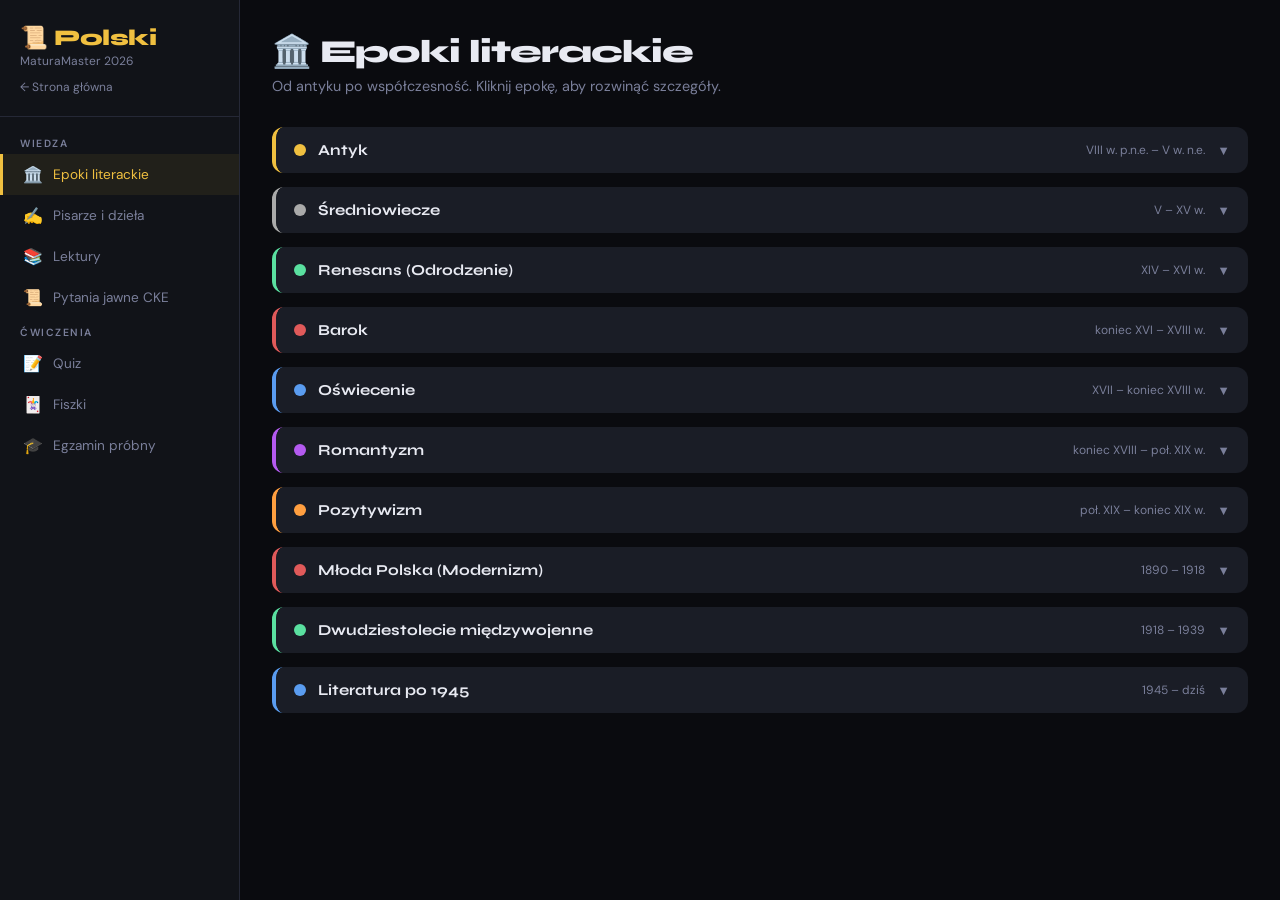
<file: pol/index.html>
<!DOCTYPE html>
<html lang="pl">
<head>
<meta charset="UTF-8">
<meta name="viewport" content="width=device-width, initial-scale=1.0">
<title>Polski – MaturaMaster 2026</title>
<link rel="stylesheet" href="../shared/style.css">
<link rel="shortcut icon" href="../reading-book.png" type="image/x-icon">
<style>
/* ── Epoki ─────────────────────────────────────── */
.epoki-grid { display: grid; gap: 14px; }
.epoka-card { background: var(--surface); border-left: 4px solid var(--ec, var(--accent)); border-radius: var(--radius); overflow: hidden; }
.epoka-header { display: flex; align-items: center; gap: 12px; padding: 14px 18px; cursor: pointer; background: var(--surface2); transition: background .2s; }
.epoka-header:hover { background: #1e2130; }
.epoka-dot { width: 12px; height: 12px; border-radius: 50%; flex-shrink: 0; }
.epoka-title { font-family: var(--font-head); font-weight: 700; font-size: .95rem; flex: 1; }
.epoka-dates { color: var(--muted); font-size: .75rem; white-space: nowrap; }
.epoka-arrow { color: var(--muted); font-size: .8rem; transition: transform .2s; }
.epoka-card.open .epoka-arrow { transform: rotate(180deg); }
.epoka-body { display: none; padding: 16px 18px; border-top: 1px solid var(--border); font-size: .84rem; line-height: 1.7; color: #c8ccd8; }
.epoka-card.open .epoka-body { display: block; }
.epoka-body .elbl { color: var(--accent4); font-weight: 700; display: block; margin-top: 8px; margin-bottom: 2px; }

/* ── Pisarze ────────────────────────────────────── */
.pisarz-grid { display: grid; grid-template-columns: repeat(auto-fill, minmax(280px, 1fr)); gap: 14px; }
.pisarz-card { background: var(--surface2); border: 1px solid var(--border); border-radius: 10px; overflow: hidden; transition: border-color .2s; }
.pisarz-card:hover { border-color: var(--accent); }
.pisarz-header { padding: 14px 16px; cursor: pointer; display: flex; align-items: flex-start; gap: 10px; }
.pisarz-num { background: var(--accent); color: #000; font-family: var(--font-head); font-weight: 800; font-size: .7rem; min-width: 26px; height: 26px; border-radius: 6px; display: flex; align-items: center; justify-content: center; flex-shrink: 0; margin-top: 2px; }
.pisarz-name { font-family: var(--font-head); font-weight: 700; font-size: .95rem; }
.pisarz-meta { color: var(--muted); font-size: .72rem; margin-top: 2px; }
.pisarz-arrow { color: var(--muted); font-size: .75rem; margin-left: auto; margin-top: 4px; transition: transform .2s; }
.pisarz-card.open .pisarz-arrow { transform: rotate(180deg); }
.pisarz-body { display: none; padding: 12px 16px 14px; font-size: .82rem; color: #c8ccd8; line-height: 1.65; border-top: 1px solid var(--border); }
.pisarz-card.open .pisarz-body { display: block; }
.pisarz-body .plbl { color: var(--accent4); font-weight: 700; display: block; margin-top: 8px; margin-bottom: 2px; }

/* ── Lektury – lista kafelek ───────────────────── */
.lektury-grid {
  display: grid;
  grid-template-columns: repeat(auto-fill, minmax(200px, 1fr));
  gap: 14px;
  margin-bottom: 28px;
}
.lektura-tile {
  background: var(--surface2);
  border: 1px solid var(--border);
  border-radius: var(--radius);
  padding: 18px 16px;
  cursor: pointer;
  transition: all .2s;
  display: flex;
  flex-direction: column;
  gap: 6px;
  border-left: 3px solid var(--lc, var(--accent));
}
.lektura-tile:hover { border-color: var(--lc, var(--accent)); transform: translateY(-2px); box-shadow: 0 8px 24px rgba(0,0,0,.3); }
.lektura-tile.active-tile { background: var(--surface); border-color: var(--lc, var(--accent)); box-shadow: 0 0 0 2px var(--lc, var(--accent)); }
.lt-emoji { font-size: 1.6rem; }
.lt-title { font-family: var(--font-head); font-weight: 700; font-size: .9rem; }
.lt-autor { color: var(--muted); font-size: .75rem; }
.lt-epoka { font-size: .68rem; font-weight: 600; padding: 2px 8px; border-radius: 12px; width: fit-content; }

/* ── Lektura – omówienie ───────────────────────── */
.lektura-panel { display: none; }
.lektura-panel.visible { display: block; }

.lektura-hero {
  background: var(--surface);
  border: 1px solid var(--border);
  border-radius: var(--radius);
  padding: 24px;
  margin-bottom: 20px;
  border-left: 5px solid var(--lhc, var(--accent));
}
.lektura-hero-top { display: flex; align-items: flex-start; gap: 16px; flex-wrap: wrap; }
.lektura-big-emoji { font-size: 3rem; flex-shrink: 0; }
.lektura-hero h2 { font-family: var(--font-head); font-size: 1.6rem; font-weight: 800; margin-bottom: 4px; }
.lektura-hero .meta-row { display: flex; flex-wrap: wrap; gap: 10px; margin-top: 8px; }
.meta-badge { font-size: .75rem; padding: 3px 10px; border-radius: 20px; background: var(--surface2); color: var(--muted); border: 1px solid var(--border); }

.section-title {
  font-family: var(--font-head);
  font-size: 1rem;
  font-weight: 700;
  color: var(--accent);
  margin: 20px 0 10px;
  display: flex;
  align-items: center;
  gap: 8px;
}
.section-title::after { content: ''; flex: 1; height: 1px; background: var(--border); }

.streszczenie-box {
  background: var(--surface2);
  border: 1px solid var(--border);
  border-radius: 10px;
  padding: 16px;
  font-size: .87rem;
  line-height: 1.75;
  color: #c8ccd8;
}

.bohater-grid { display: grid; grid-template-columns: repeat(auto-fill, minmax(240px,1fr)); gap: 10px; }
.bohater-card { background: var(--surface2); border: 1px solid var(--border); border-radius: 8px; padding: 12px 14px; }
.bohater-card .bname { font-family: var(--font-head); font-weight: 700; font-size: .88rem; color: var(--accent4); margin-bottom: 4px; }
.bohater-card .bopis { font-size: .82rem; color: #c8ccd8; line-height: 1.6; }

.tematy-list { display: grid; gap: 10px; }
.temat-item { background: var(--surface2); border: 1px solid var(--border); border-radius: 8px; padding: 12px 14px; }
.temat-item .tname { font-family: var(--font-head); font-weight: 700; font-size: .88rem; color: var(--accent); margin-bottom: 4px; }
.temat-item .topis { font-size: .83rem; color: #c8ccd8; line-height: 1.65; }

.symbole-list { display: grid; grid-template-columns: repeat(auto-fill, minmax(220px,1fr)); gap: 10px; }
.symbol-card { background: var(--surface2); border-left: 3px solid var(--accent3); border-radius: 8px; padding: 12px 14px; }
.symbol-card .sname { font-weight: 700; font-size: .85rem; color: var(--accent3); margin-bottom: 3px; }
.symbol-card .sopis { font-size: .81rem; color: #c8ccd8; line-height: 1.55; }

.cytaty-list { display: grid; gap: 8px; }
.cytat-item { background: var(--bg); border-left: 3px solid var(--accent); border-radius: 0 8px 8px 0; padding: 10px 14px; font-style: italic; font-size: .87rem; color: #d4c88a; line-height: 1.6; }

.konteksty-box {
  background: rgba(240,192,64,.07);
  border: 1px solid rgba(240,192,64,.2);
  border-radius: 10px;
  padding: 14px 16px;
  font-size: .85rem;
  color: #d4b840;
  line-height: 1.7;
}

.matura-tip-box {
  background: rgba(90,224,160,.07);
  border: 1px solid rgba(90,224,160,.25);
  border-radius: 10px;
  padding: 14px 16px;
  font-size: .85rem;
  color: var(--accent4);
  line-height: 1.7;
}

/* ── Filtry pisarze / lektury ─────────────────── */
.filter-bar { display: flex; gap: 8px; flex-wrap: wrap; margin-bottom: 20px; }
.filter-btn { padding: 5px 14px; border-radius: 20px; border: 1px solid var(--border); background: var(--surface2); color: var(--muted); cursor: pointer; font-size: .78rem; transition: all .2s; font-family: var(--font-body); }
.filter-btn.active { background: var(--accent); color: #000; border-color: var(--accent); font-weight: 700; }
.filter-btn:hover:not(.active) { border-color: var(--accent); color: var(--text); }

.back-btn {
  display: inline-flex; align-items: center; gap: 8px;
  background: var(--surface2); border: 1px solid var(--border);
  border-radius: 8px; padding: 8px 16px;
  color: var(--muted); font-size: .83rem; cursor: pointer;
  transition: all .2s; margin-bottom: 20px;
  font-family: var(--font-body);
}
.back-btn:hover { border-color: var(--accent); color: var(--accent); }

@media (max-width: 600px) {
  .lektury-grid { grid-template-columns: 1fr 1fr; }
  .bohater-grid { grid-template-columns: 1fr; }
  .symbole-list { grid-template-columns: 1fr; }
}
</style>
</head>
<body>

<button class="menu-toggle" onclick="toggleSidebar()">☰</button>
<div class="overlay" id="overlay" onclick="closeSidebar()"></div>

<nav class="sidebar" id="sidebar">
  <div class="logo">
    <h1>📜 Polski</h1>
    <span>MaturaMaster 2026</span>
    <a href="../index.html" class="back">← Strona główna</a>
  </div>
  <div class="nav">
    <div class="nav-section">Wiedza</div>
    <button class="nav-btn active" onclick="showTab('epoki')" data-tab="epoki">
      <span class="icon">🏛️</span> Epoki literackie
    </button>
    <button class="nav-btn" onclick="showTab('pisarze')" data-tab="pisarze">
      <span class="icon">✍️</span> Pisarze i dzieła
    </button>
    <button class="nav-btn" onclick="showTab('lektury')" data-tab="lektury">
      <span class="icon">📚</span> Lektury
    </button>
    <button class="nav-btn" onclick="showTab('jawne')" data-tab="jawne">
      <span class="icon">📜</span> Pytania jawne CKE
    </button>
    <div class="nav-section">Ćwiczenia</div>
    <button class="nav-btn" onclick="showTab('quiz')" data-tab="quiz">
      <span class="icon">📝</span> Quiz
    </button>
    <button class="nav-btn" onclick="showTab('fiszki')" data-tab="fiszki">
      <span class="icon">🃏</span> Fiszki
    </button>
    <button class="nav-btn" onclick="showTab('egzamin')" data-tab="egzamin">
      <span class="icon">🎓</span> Egzamin próbny
    </button>
  </div>
</nav>

<main class="main">

<!-- ══════════════════════════════════════════════════ EPOKI -->
<div class="tab active" id="tab-epoki">
  <div class="page-header">
    <h2>🏛️ Epoki literackie</h2>
    <p>Od antyku po współczesność. Kliknij epokę, aby rozwinąć szczegóły.</p>
  </div>
  <div class="epoki-grid" id="epoki-list"></div>
</div>

<!-- ════════════════════════════════════════════════ PISARZE -->
<div class="tab" id="tab-pisarze">
  <div class="page-header">
    <h2>✍️ Pisarze i ich dzieła</h2>
    <p>Filtruj według epoki. Kliknij pisarza, aby rozwinąć biografię.</p>
  </div>
  <div class="filter-bar" id="pisarze-filters"></div>
  <div class="pisarz-grid" id="pisarze-list"></div>
</div>

<!-- ════════════════════════════════════════════════ LEKTURY -->
<div class="tab" id="tab-lektury">

  <!-- widok: lista kafelek -->
  <div id="lektury-lista">
    <div class="page-header">
      <h2>📚 Lektury – szczegółowe omówienia</h2>
      <p>Kliknij lekturę, aby zobaczyć pełne omówienie: streszczenie, bohaterowie, tematy, symbole, cytaty i wskazówki maturalne.</p>
    </div>
    <div class="filter-bar" id="lektury-filters"></div>
    <div class="lektury-grid" id="lektury-grid"></div>
  </div>

  <!-- widok: omówienie konkretnej lektury -->
  <div id="lektura-detail" class="lektura-panel"></div>

</div>

<!-- ══════════════════════════════════════════ PYTANIA JAWNE -->
<div class="tab" id="tab-jawne">
  <div class="page-header">
    <h2>📜 Pytania jawne CKE 2026–2028</h2>
    <p>Czerwone numery = tematy priorytetowe. Kliknij pytanie, aby rozwinąć pełną odpowiedź.</p>
  </div>
  <div class="info-box">
    🎯 <strong>Na maturze ustnej</strong> losujesz 1 pytanie.
    Masz <strong>15 minut</strong> na przygotowanie i <strong>15 minut</strong> na wypowiedź.
    Każda odpowiedź MUSI zawierać <strong>kontekst</strong>!
  </div>
  <input type="text" class="search-box" id="jawne-search"
    placeholder="🔍 Szukaj pytania, lektury lub słowa kluczowego..."
    oninput="filterJawne(this.value)">
  <div id="jawne-count" style="color:var(--muted);font-size:.8rem;margin-bottom:12px"></div>
  <div id="jawne-list"></div>
</div>

<!-- ══════════════════════════════════════════════════ QUIZ -->
<div class="tab" id="tab-quiz">
  <div class="page-header">
    <h2>📝 Quiz – Język Polski</h2>
    <p>Pytania zamknięte i otwarte z lektur, teorii literatury i historii epok.</p>
  </div>
  <div class="quiz-container" id="quiz-container"></div>
</div>

<!-- ═════════════════════════════════════════════════ FISZKI -->
<div class="tab" id="tab-fiszki">
  <div class="page-header">
    <h2>🃏 Fiszki – pojęcia i motywy</h2>
    <p>Kliknij kartę, aby odwrócić.</p>
  </div>
  <div class="flashcard-container">
    <div class="flashcard-wrap" onclick="fcFlip('pl')">
      <div class="flashcard" id="pl-card">
        <div class="flashcard-front">
          <div class="label">POJĘCIE / MOTYW</div>
          <div class="term" id="pl-fc-front">…</div>
        </div>
        <div class="flashcard-back">
          <div class="def" id="pl-fc-back">…</div>
        </div>
      </div>
    </div>
    <div class="flashcard-nav">
      <button class="btn btn-secondary" onclick="fcPrev('pl')">← Poprzednia</button>
      <span class="fc-counter" id="pl-fc-counter">1 / 1</span>
      <button class="btn btn-secondary" onclick="fcNext('pl')">Następna →</button>
    </div>
  </div>
</div>

<!-- ══════════════════════════════════════════════ EGZAMIN -->
<div class="tab" id="tab-egzamin">
  <div class="page-header">
    <h2>🎓 Egzamin próbny – Język Polski</h2>
    <p>10 pytań mieszanych. Sprawdź swoją wiedzę!</p>
  </div>
  <div class="quiz-container" id="egzamin-container"></div>
</div>

</main>

<script src="../shared/engine.js"></script>
<script src="data.js"></script>
<script>

// ══════════════════════════════════════════════════ EPOKI
function renderEpoki() {
  document.getElementById('epoki-list').innerHTML = epokaData.map((e, i) => `
    <div class="epoka-card" id="ep-${i}" style="--ec:${e.color}">
      <div class="epoka-header" onclick="document.getElementById('ep-${i}').classList.toggle('open')">
        <div class="epoka-dot" style="background:${e.color}"></div>
        <div class="epoka-title">${e.name}</div>
        <div class="epoka-dates">${e.dates}</div>
        <span class="epoka-arrow">▼</span>
      </div>
      <div class="epoka-body">
        <span class="elbl">📖 Cechy i filozofia:</span>${e.cechy}
        <span class="elbl">✍️ Autorzy:</span>${e.autorzy}
        <span class="elbl">📚 Lektury CKE:</span>${e.lektury}
        ${e.pojecia ? `<span class="elbl">🔑 Pojęcia kluczowe:</span>${e.pojecia}` : ''}
      </div>
    </div>`).join('');
}

// ══════════════════════════════════════════════════ PISARZE
function buildPisarzeFilters() {
  const epoki = ['all', ...new Set(pisarzeData.map(p => p.epoka))];
  document.getElementById('pisarze-filters').innerHTML = epoki.map(e =>
    `<button class="filter-btn ${e==='all'?'active':''}" onclick="filterPisarze('${e}',this)">
      ${e==='all'?'Wszyscy':e}
    </button>`).join('');
}

function renderPisarze(filter) {
  const data = filter === 'all' ? pisarzeData : pisarzeData.filter(p => p.epoka === filter);
  document.getElementById('pisarze-list').innerHTML = data.length === 0
    ? '<p style="color:var(--muted)">Brak pisarzy dla tej epoki.</p>'
    : data.map((p, i) => `
      <div class="pisarz-card" id="pis-${i}">
        <div class="pisarz-header" onclick="document.getElementById('pis-${i}').classList.toggle('open')">
          <div class="pisarz-num">${i+1}</div>
          <div style="flex:1">
            <div class="pisarz-name">${p.name}</div>
            <div class="pisarz-meta">${p.dates} · ${p.epoka}</div>
          </div>
          <span class="pisarz-arrow">▼</span>
        </div>
        <div class="pisarz-body">
          <span class="plbl">O autorze:</span>${p.info}
          <span class="plbl">Główne dzieła:</span>${p.dziela}
          ${p.motyw ? `<span class="plbl">Kluczowe motywy:</span>${p.motyw}` : ''}
        </div>
      </div>`).join('');
}

function filterPisarze(epoka, btn) {
  document.querySelectorAll('#pisarze-filters .filter-btn').forEach(b => b.classList.remove('active'));
  btn.classList.add('active');
  renderPisarze(epoka);
}

// ══════════════════════════════════════════════════ LEKTURY
let aktywnaLektura = null;

function buildLekturyFilters() {
  const epoki = ['all', ...new Set(lekturyData.map(l => l.epoka))];
  document.getElementById('lektury-filters').innerHTML = epoki.map(e =>
    `<button class="filter-btn ${e==='all'?'active':''}" onclick="filterLektury('${e}',this)">
      ${e==='all'?'Wszystkie':e}
    </button>`).join('');
}

function renderLekturyGrid(filter) {
  const data = filter === 'all' ? lekturyData : lekturyData.filter(l => l.epoka === filter);
  document.getElementById('lektury-grid').innerHTML = data.map(l => `
    <div class="lektura-tile ${aktywnaLektura===l.id?'active-tile':''}"
         style="--lc:${l.kolor}"
         onclick="pokazLekture('${l.id}')">
      <div class="lt-emoji">${l.emoji}</div>
      <div class="lt-title">${l.title}</div>
      <div class="lt-autor">${l.autor}</div>
      <div class="lt-epoka" style="background:${l.kolor}22;color:${l.kolor}">${l.epoka}</div>
    </div>`).join('');
}

function filterLektury(epoka, btn) {
  document.querySelectorAll('#lektury-filters .filter-btn').forEach(b => b.classList.remove('active'));
  btn.classList.add('active');
  renderLekturyGrid(epoka);
}

function pokazLekture(id) {
  const l = lekturyData.find(x => x.id === id);
  if (!l) return;
  aktywnaLektura = id;

  // zaktualizuj kafelki
  document.querySelectorAll('.lektura-tile').forEach(t => t.classList.remove('active-tile'));
  document.querySelectorAll('.lektura-tile').forEach(t => {
    if (t.querySelector('.lt-title')?.textContent === l.title) t.classList.add('active-tile');
  });

  const panel = document.getElementById('lektura-detail');
  panel.innerHTML = `
    <button class="back-btn" onclick="ukryjLekture()">← Powrót do listy lektur</button>

    <div class="lektura-hero" style="--lhc:${l.kolor}">
      <div class="lektura-hero-top">
        <div class="lektura-big-emoji">${l.emoji}</div>
        <div style="flex:1">
          <h2>${l.title}</h2>
          <div style="color:var(--muted);font-size:.9rem">${l.autor}</div>
          <div class="meta-row">
            <span class="meta-badge">📅 ${l.rok}</span>
            <span class="meta-badge">🏛️ ${l.epoka}</span>
            <span class="meta-badge">📖 ${l.gatunek}</span>
          </div>
        </div>
      </div>
    </div>

    <div class="section-title">📄 Streszczenie</div>
    <div class="streszczenie-box">${l.streszczenie.replace(/\n/g,'<br>')}</div>

    <div class="section-title">👤 Bohaterowie</div>
    <div class="bohater-grid">
      ${l.bohaterowie.map(b => `
        <div class="bohater-card">
          <div class="bname">${b.name}</div>
          <div class="bopis">${b.opis}</div>
        </div>`).join('')}
    </div>

    <div class="section-title">💡 Główne tematy i problematyka</div>
    <div class="tematy-list">
      ${l.tematy.map(t => `
        <div class="temat-item">
          <div class="tname">▶ ${t.t}</div>
          <div class="topis">${t.o}</div>
        </div>`).join('')}
    </div>

    ${l.symbole && l.symbole.length ? `
    <div class="section-title">🔣 Symbole i motywy</div>
    <div class="symbole-list">
      ${l.symbole.map(s => `
        <div class="symbol-card">
          <div class="sname">${s.s}</div>
          <div class="sopis">${s.o}</div>
        </div>`).join('')}
    </div>` : ''}

    ${l.cytaty && l.cytaty.length ? `
    <div class="section-title">💬 Cytaty kluczowe</div>
    <div class="cytaty-list">
      ${l.cytaty.map(c => `<div class="cytat-item">${c}</div>`).join('')}
    </div>` : ''}

    <div class="section-title">🔗 Konteksty maturalne</div>
    <div class="konteksty-box">
      <strong>Powiąż z:</strong> ${l.konteksty}
    </div>

    <div class="section-title">🎓 Wskazówka maturalna</div>
    <div class="matura-tip-box">
      💡 ${l.matura_tip}
    </div>

    <div style="margin-top:24px">
      <button class="back-btn" onclick="ukryjLekture()">← Powrót do listy lektur</button>
    </div>
  `;

  panel.classList.add('visible');
  document.getElementById('lektury-lista').style.display = 'none';
  panel.scrollIntoView({ behavior: 'smooth', block: 'start' });
}

function ukryjLekture() {
  aktywnaLektura = null;
  document.getElementById('lektura-detail').classList.remove('visible');
  document.getElementById('lektury-lista').style.display = 'block';
  document.querySelectorAll('.lektura-tile').forEach(t => t.classList.remove('active-tile'));
}

// ══════════════════════════════════════════════ PYTANIA JAWNE
function renderJawne(data) {
  const count = document.getElementById('jawne-count');
  if (count) count.textContent = `Wyświetlam ${data.length} z ${jawneData.length} pytań`;

  if (data.length === 0) {
    document.getElementById('jawne-list').innerHTML =
      '<p style="color:var(--muted);padding:20px 0">Brak wyników dla tej frazy.</p>';
    return;
  }

  const grouped = {};
  data.forEach(item => {
    if (!grouped[item.book]) grouped[item.book] = [];
    grouped[item.book].push(item);
  });

  document.getElementById('jawne-list').innerHTML =
    Object.entries(grouped).map(([book, items]) => `
      <div class="section-divider"><span>${book}</span></div>
      ${items.map(item => `
        <div class="accordion-item" id="acc-${item.num}">
          <div class="accordion-header" onclick="this.parentElement.classList.toggle('open')">
            <div class="accordion-num ${item.priority==='high'?'imp':''}">${item.num}</div>
            <div class="accordion-q">
              ${item.priority==='high'
                ? '<span class="priority-badge priority-high">⭐ Priorytet</span>'
                : item.priority==='med'
                ? '<span class="priority-badge priority-med">● Ważne</span>'
                : ''}
              ${item.q}
            </div>
            <span class="accordion-arrow">▼</span>
          </div>
          <div class="accordion-body">
            <p style="color:var(--accent4);font-size:.78rem;font-weight:700;margin-bottom:10px">
              📖 WZORCOWA ODPOWIEDŹ (ok. 2–3 min mówienia):
            </p>
            <div style="line-height:1.75">${item.ans}</div>
            <div style="margin-top:14px;padding:12px 14px;background:var(--surface);border-radius:8px;font-size:.78rem;color:var(--muted);border-left:3px solid var(--accent)">
              💡 <strong>Pamiętaj:</strong> Podaj kontekst z innej lektury / filozofii / historii.
              Mów min. <strong>2 minuty bez przerwy</strong>.
              Używaj terminologii: motyw, symbol, tragizm, narrator itp.
            </div>
          </div>
        </div>`).join('')}`).join('');
}

function filterJawne(val) {
  const v = val.toLowerCase().trim();
  renderJawne(!v ? jawneData : jawneData.filter(i =>
    i.q.toLowerCase().includes(v) ||
    i.book.toLowerCase().includes(v) ||
    i.ans.toLowerCase().includes(v)
  ));
}

// ══════════════════════════════════════════════════════ INIT
window.addEventListener('DOMContentLoaded', () => {
  renderEpoki();
  buildPisarzeFilters();
  renderPisarze('all');
  buildLekturyFilters();
  renderLekturyGrid('all');
  renderJawne(jawneData);
  QE.init('plq', plQuizData, 'quiz-container');
  QE.init('plex', plEgzaminData, 'egzamin-container');
  QE.fcInit('pl', plFiszki);
});

</script>
</body>
</html>
</file>
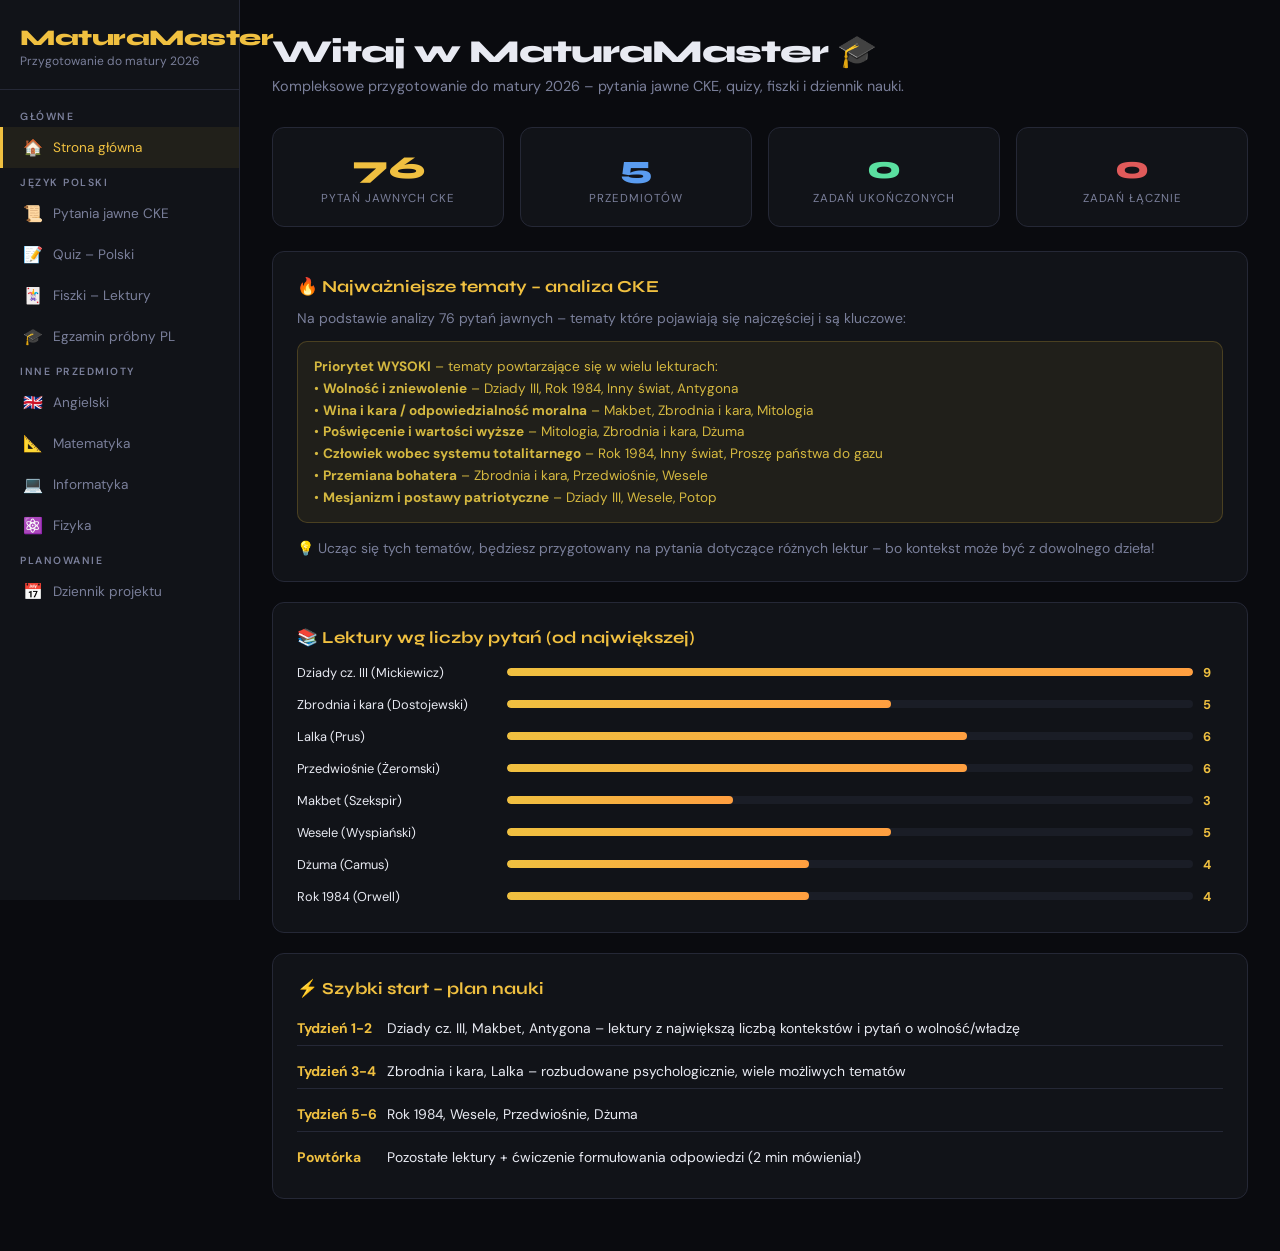
<file: stare.html>
<!DOCTYPE html>
<html lang="pl">
<head>
<meta charset="UTF-8">
<meta name="viewport" content="width=device-width, initial-scale=1.0">
<title>MaturaMaster 2026</title>
<link href="https://fonts.googleapis.com/css2?family=Syne:wght@400;600;700;800&family=DM+Sans:ital,wght@0,300;0,400;0,500;1,300&display=swap" rel="stylesheet">
<style>
:root {
  --bg: #0a0b0f;
  --surface: #111318;
  --surface2: #1a1d26;
  --border: #252836;
  --accent: #f0c040;
  --accent2: #e05a5a;
  --accent3: #5a9cf0;
  --accent4: #5ae0a0;
  --text: #e8eaf2;
  --muted: #7a7f9a;
  --radius: 12px;
  --font-head: 'Syne', sans-serif;
  --font-body: 'DM Sans', sans-serif;
}

* { box-sizing: border-box; margin: 0; padding: 0; }

body {
  font-family: var(--font-body);
  background: var(--bg);
  color: var(--text);
  min-height: 100vh;
  display: flex;
  overflow-x: hidden;
}

/* SIDEBAR */
.sidebar {
  width: 240px;
  min-height: 100vh;
  background: var(--surface);
  border-right: 1px solid var(--border);
  display: flex;
  flex-direction: column;
  position: fixed;
  left: 0; top: 0; bottom: 0;
  z-index: 100;
  transition: transform .3s ease;
}

.logo {
  padding: 24px 20px 20px;
  border-bottom: 1px solid var(--border);
}
.logo h1 {
  font-family: var(--font-head);
  font-size: 1.4rem;
  font-weight: 800;
  color: var(--accent);
  letter-spacing: -0.5px;
}
.logo span { color: var(--muted); font-size: .75rem; display: block; margin-top: 2px; }

.nav { flex: 1; padding: 12px 0; overflow-y: auto; }
.nav-section { padding: 8px 20px 4px; font-size: .65rem; text-transform: uppercase; letter-spacing: 1.5px; color: var(--muted); font-weight: 600; }

.nav-btn {
  display: flex; align-items: center; gap: 10px;
  width: 100%; padding: 10px 20px;
  background: none; border: none; cursor: pointer;
  color: var(--muted); font-family: var(--font-body);
  font-size: .85rem; text-align: left;
  transition: all .2s; border-left: 3px solid transparent;
}
.nav-btn:hover { color: var(--text); background: var(--surface2); }
.nav-btn.active { color: var(--accent); border-left-color: var(--accent); background: rgba(240,192,64,.07); }
.nav-btn .icon { font-size: 1rem; width: 20px; text-align: center; }

/* MAIN */
.main {
  margin-left: 240px;
  flex: 1;
  padding: 32px;
  max-width: calc(100vw - 240px);
}

.tab { display: none; }
.tab.active { display: block; }

/* PAGE HEADER */
.page-header {
  margin-bottom: 32px;
}
.page-header h2 {
  font-family: var(--font-head);
  font-size: 2rem;
  font-weight: 800;
  letter-spacing: -1px;
}
.page-header p { color: var(--muted); margin-top: 6px; font-size: .9rem; }

/* CARDS */
.card {
  background: var(--surface);
  border: 1px solid var(--border);
  border-radius: var(--radius);
  padding: 24px;
  margin-bottom: 20px;
}
.card h3 {
  font-family: var(--font-head);
  font-size: 1.05rem;
  font-weight: 700;
  margin-bottom: 12px;
  color: var(--accent);
}

/* CHIPS */
.chip {
  display: inline-block;
  padding: 3px 10px;
  border-radius: 20px;
  font-size: .72rem;
  font-weight: 600;
  margin-right: 6px;
  margin-bottom: 6px;
}
.chip-pl { background: rgba(240,192,64,.15); color: var(--accent); }
.chip-en { background: rgba(90,156,240,.15); color: var(--accent3); }
.chip-mat { background: rgba(90,224,160,.15); color: var(--accent4); }
.chip-it { background: rgba(224,90,90,.15); color: var(--accent2); }

/* ACCORDION (pytania jawne) */
.accordion-item {
  border: 1px solid var(--border);
  border-radius: 10px;
  margin-bottom: 8px;
  overflow: hidden;
}
.accordion-header {
  display: flex; align-items: flex-start; gap: 12px;
  padding: 14px 16px;
  background: var(--surface2);
  cursor: pointer;
  transition: background .2s;
}
.accordion-header:hover { background: #1e2130; }
.accordion-num {
  background: var(--accent);
  color: #000;
  font-family: var(--font-head);
  font-weight: 800;
  font-size: .75rem;
  min-width: 28px; height: 28px;
  border-radius: 8px;
  display: flex; align-items: center; justify-content: center;
  flex-shrink: 0;
  margin-top: 1px;
}
.accordion-num.imp { background: var(--accent2); color: #fff; }
.accordion-q { font-size: .875rem; line-height: 1.5; flex: 1; }
.accordion-q .book { color: var(--muted); font-size: .75rem; display: block; margin-bottom: 3px; }
.accordion-arrow { color: var(--muted); transition: transform .2s; flex-shrink: 0; font-size: .8rem; }
.accordion-item.open .accordion-arrow { transform: rotate(180deg); }
.accordion-body {
  display: none;
  padding: 16px;
  background: var(--bg);
  border-top: 1px solid var(--border);
  font-size: .87rem;
  line-height: 1.7;
  color: #c8ccd8;
}
.accordion-item.open .accordion-body { display: block; }

.priority-badge {
  display: inline-flex; align-items: center; gap: 4px;
  font-size: .68rem; font-weight: 700;
  padding: 2px 8px; border-radius: 20px;
  margin-left: 8px;
}
.priority-high { background: rgba(224,90,90,.2); color: var(--accent2); }
.priority-med { background: rgba(240,192,64,.2); color: var(--accent); }

/* QUIZ */
.quiz-container { max-width: 680px; }
.quiz-question-num { color: var(--muted); font-size: .8rem; margin-bottom: 8px; }
.quiz-question-text { font-family: var(--font-head); font-size: 1.05rem; margin-bottom: 18px; line-height: 1.5; }
.quiz-options { display: flex; flex-direction: column; gap: 10px; margin-bottom: 24px; }
.quiz-option {
  padding: 12px 16px;
  border: 1px solid var(--border);
  border-radius: 10px;
  cursor: pointer;
  background: var(--surface2);
  transition: all .2s;
  font-size: .9rem;
  text-align: left;
  color: var(--text);
  font-family: var(--font-body);
}
.quiz-option:hover { border-color: var(--accent); }
.quiz-option.correct { border-color: var(--accent4); background: rgba(90,224,160,.1); color: var(--accent4); }
.quiz-option.wrong { border-color: var(--accent2); background: rgba(224,90,90,.1); color: var(--accent2); }
.quiz-option.disabled { pointer-events: none; }

.quiz-open-input {
  width: 100%;
  background: var(--surface2);
  border: 1px solid var(--border);
  border-radius: 10px;
  padding: 12px 16px;
  color: var(--text);
  font-family: var(--font-body);
  font-size: .9rem;
  resize: vertical;
  min-height: 80px;
  margin-bottom: 12px;
}
.quiz-open-input:focus { outline: none; border-color: var(--accent); }

.btn {
  padding: 10px 22px;
  border: none; cursor: pointer;
  border-radius: 8px;
  font-family: var(--font-head);
  font-weight: 700;
  font-size: .85rem;
  transition: all .2s;
}
.btn-primary { background: var(--accent); color: #000; }
.btn-primary:hover { background: #ffd060; }
.btn-secondary { background: var(--surface2); color: var(--text); border: 1px solid var(--border); }
.btn-secondary:hover { border-color: var(--accent); }
.btn-danger { background: var(--accent2); color: #fff; }

.quiz-result {
  text-align: center; padding: 32px;
  background: var(--surface2);
  border-radius: var(--radius);
}
.quiz-result .score {
  font-family: var(--font-head);
  font-size: 3.5rem;
  font-weight: 800;
  color: var(--accent);
}
.quiz-result p { color: var(--muted); margin-top: 8px; margin-bottom: 20px; }

/* FLASHCARDS */
.flashcard-container { max-width: 500px; }
.flashcard-wrap { perspective: 1200px; height: 220px; margin-bottom: 24px; cursor: pointer; }
.flashcard {
  width: 100%; height: 100%;
  position: relative;
  transform-style: preserve-3d;
  transition: transform .5s ease;
  border-radius: var(--radius);
}
.flashcard.flipped { transform: rotateY(180deg); }
.flashcard-front, .flashcard-back {
  position: absolute; inset: 0;
  backface-visibility: hidden;
  border-radius: var(--radius);
  display: flex; flex-direction: column;
  align-items: center; justify-content: center;
  padding: 24px;
  text-align: center;
  border: 1px solid var(--border);
}
.flashcard-front {
  background: var(--surface);
}
.flashcard-front .label {
  font-size: .7rem; text-transform: uppercase; letter-spacing: 1.5px;
  color: var(--accent); margin-bottom: 12px; font-weight: 700;
}
.flashcard-front .term { font-family: var(--font-head); font-size: 1.2rem; font-weight: 700; }
.flashcard-back {
  background: #0f1420;
  transform: rotateY(180deg);
  border-color: var(--accent);
}
.flashcard-back .def { font-size: .9rem; line-height: 1.6; color: #c8ccd8; }

.flashcard-nav { display: flex; align-items: center; gap: 16px; }
.fc-counter { color: var(--muted); font-size: .85rem; }

/* PROGRESS BAR */
.progress-bar-wrap {
  background: var(--surface2);
  border-radius: 20px;
  height: 8px;
  overflow: hidden;
  margin: 8px 0;
}
.progress-bar-fill {
  height: 100%;
  background: linear-gradient(90deg, var(--accent), #ff9f40);
  border-radius: 20px;
  transition: width .5s ease;
}

/* JOURNAL */
.journal-grid { display: grid; grid-template-columns: 1fr 1fr; gap: 20px; }
.task-item {
  display: flex; align-items: flex-start; gap: 10px;
  padding: 12px 16px;
  background: var(--surface2);
  border: 1px solid var(--border);
  border-radius: 10px;
  margin-bottom: 8px;
  transition: all .2s;
}
.task-item.done { opacity: .5; }
.task-item.done .task-title { text-decoration: line-through; }
.task-title { font-size: .875rem; flex: 1; }
.task-meta { font-size: .72rem; color: var(--muted); margin-top: 3px; }
.task-priority { font-size: .68rem; font-weight: 700; padding: 2px 8px; border-radius: 20px; }
.p-high { background: rgba(224,90,90,.2); color: var(--accent2); }
.p-med { background: rgba(240,192,64,.2); color: var(--accent); }
.p-low { background: rgba(90,224,160,.2); color: var(--accent4); }
.task-check { width: 18px; height: 18px; accent-color: var(--accent); cursor: pointer; flex-shrink: 0; margin-top: 1px; }

.form-row { display: grid; grid-template-columns: 1fr 1fr; gap: 12px; margin-bottom: 12px; }
.form-input, .form-select, .form-textarea {
  width: 100%;
  background: var(--surface2);
  border: 1px solid var(--border);
  border-radius: 8px;
  padding: 10px 14px;
  color: var(--text);
  font-family: var(--font-body);
  font-size: .875rem;
}
.form-input:focus, .form-select:focus, .form-textarea:focus {
  outline: none; border-color: var(--accent);
}
.form-label { font-size: .78rem; color: var(--muted); margin-bottom: 5px; display: block; }
.form-select { appearance: none; }

/* NOTES */
.notes-area {
  width: 100%;
  background: var(--surface2);
  border: 1px solid var(--border);
  border-radius: 10px;
  padding: 16px;
  color: var(--text);
  font-family: var(--font-body);
  font-size: .9rem;
  resize: vertical;
  min-height: 160px;
  line-height: 1.7;
}
.notes-area:focus { outline: none; border-color: var(--accent); }

/* MOBILE TOGGLE */
.menu-toggle {
  display: none;
  position: fixed; top: 16px; left: 16px; z-index: 200;
  background: var(--surface); border: 1px solid var(--border);
  border-radius: 8px; padding: 8px 12px;
  cursor: pointer; color: var(--text); font-size: 1.2rem;
}

.search-box {
  width: 100%;
  background: var(--surface2);
  border: 1px solid var(--border);
  border-radius: 8px;
  padding: 10px 14px;
  color: var(--text);
  font-family: var(--font-body);
  font-size: .875rem;
  margin-bottom: 16px;
}
.search-box:focus { outline: none; border-color: var(--accent); }

.section-divider {
  display: flex; align-items: center; gap: 12px;
  margin: 28px 0 16px;
}
.section-divider span {
  font-family: var(--font-head);
  font-weight: 700;
  font-size: .85rem;
  color: var(--muted);
  white-space: nowrap;
}
.section-divider::before, .section-divider::after {
  content: ''; flex: 1; height: 1px; background: var(--border);
}

.info-box {
  background: rgba(240,192,64,.07);
  border: 1px solid rgba(240,192,64,.2);
  border-radius: 10px;
  padding: 14px 16px;
  margin-bottom: 16px;
  font-size: .85rem;
  color: #d4b840;
  line-height: 1.6;
}

.stars { color: var(--accent2); font-size: .8rem; }

/* Tabs within a tab */
.sub-tabs { display: flex; gap: 8px; margin-bottom: 24px; flex-wrap: wrap; }
.sub-tab-btn {
  padding: 8px 16px;
  border-radius: 8px;
  border: 1px solid var(--border);
  background: var(--surface2);
  color: var(--muted);
  cursor: pointer;
  font-family: var(--font-body);
  font-size: .83rem;
  transition: all .2s;
}
.sub-tab-btn.active { background: var(--accent); color: #000; border-color: var(--accent); font-weight: 700; }
.sub-tab-content { display: none; }
.sub-tab-content.active { display: block; }

/* Feedback */
.answer-feedback {
  padding: 12px 16px;
  border-radius: 8px;
  margin-top: 12px;
  font-size: .875rem;
  line-height: 1.6;
  display: none;
}
.answer-feedback.show { display: block; }
.feedback-correct { background: rgba(90,224,160,.1); border: 1px solid rgba(90,224,160,.3); color: var(--accent4); }
.feedback-info { background: rgba(90,156,240,.1); border: 1px solid rgba(90,156,240,.3); color: var(--accent3); }

@media (max-width: 768px) {
  .sidebar { transform: translateX(-100%); }
  .sidebar.open { transform: translateX(0); }
  .main { margin-left: 0; padding: 16px; padding-top: 60px; max-width: 100vw; }
  .menu-toggle { display: block; }
  .journal-grid { grid-template-columns: 1fr; }
  .form-row { grid-template-columns: 1fr; }
}

.overlay {
  display: none; position: fixed; inset: 0;
  background: rgba(0,0,0,.6); z-index: 99;
}
.overlay.show { display: block; }

/* Delete btn */
.btn-icon {
  background: none; border: none; cursor: pointer;
  color: var(--muted); padding: 4px 6px; border-radius: 6px;
  transition: all .2s; font-size: .85rem;
}
.btn-icon:hover { color: var(--accent2); background: rgba(224,90,90,.1); }

/* stats row */
.stats-row { display: grid; grid-template-columns: repeat(auto-fit, minmax(140px, 1fr)); gap: 16px; margin-bottom: 24px; }
.stat-card {
  background: var(--surface);
  border: 1px solid var(--border);
  border-radius: var(--radius);
  padding: 20px;
  text-align: center;
}
.stat-card .val {
  font-family: var(--font-head);
  font-size: 2rem; font-weight: 800;
}
.stat-card .lbl { font-size: .72rem; color: var(--muted); margin-top: 4px; text-transform: uppercase; letter-spacing: 1px; }

.tag { display: inline-block; padding: 2px 8px; border-radius: 4px; font-size: .7rem; font-weight: 600; margin-right: 4px; }
.tag-pl { background: rgba(240,192,64,.2); color: var(--accent); }
.tag-en { background: rgba(90,156,240,.2); color: var(--accent3); }
.tag-mat { background: rgba(90,224,160,.2); color: var(--accent4); }
.tag-fiz { background: rgba(180,90,240,.2); color: #b45af0; }
.tag-inf { background: rgba(224,90,90,.2); color: var(--accent2); }
.tag-all { background: rgba(150,150,150,.2); color: var(--muted); }
</style>
</head>
<body>

<button class="menu-toggle" onclick="toggleSidebar()">☰</button>
<div class="overlay" id="overlay" onclick="closeSidebar()"></div>

<nav class="sidebar" id="sidebar">
  <div class="logo">
    <h1>MaturaMaster</h1>
    <span>Przygotowanie do matury 2026</span>
  </div>
  <div class="nav">
    <div class="nav-section">Główne</div>
    <button class="nav-btn active" onclick="showTab('home')" data-tab="home">
      <span class="icon">🏠</span> Strona główna
    </button>

    <div class="nav-section">Język Polski</div>
    <button class="nav-btn" onclick="showTab('pl-jawne')" data-tab="pl-jawne">
      <span class="icon">📜</span> Pytania jawne CKE
    </button>
    <button class="nav-btn" onclick="showTab('pl-quiz')" data-tab="pl-quiz">
      <span class="icon">📝</span> Quiz – Polski
    </button>
    <button class="nav-btn" onclick="showTab('pl-fiszki')" data-tab="pl-fiszki">
      <span class="icon">🃏</span> Fiszki – Lektury
    </button>
    <button class="nav-btn" onclick="showTab('pl-egzamin')" data-tab="pl-egzamin">
      <span class="icon">🎓</span> Egzamin próbny PL
    </button>

    <div class="nav-section">Inne przedmioty</div>
    <button class="nav-btn" onclick="showTab('en')" data-tab="en">
      <span class="icon">🇬🇧</span> Angielski
    </button>
    <button class="nav-btn" onclick="showTab('mat')" data-tab="mat">
      <span class="icon">📐</span> Matematyka
    </button>
    <button class="nav-btn" onclick="showTab('inf')" data-tab="inf">
      <span class="icon">💻</span> Informatyka
    </button>
    <button class="nav-btn" onclick="showTab('fiz')" data-tab="fiz">
      <span class="icon">⚛️</span> Fizyka
    </button>

    <div class="nav-section">Planowanie</div>
    <button class="nav-btn" onclick="showTab('journal')" data-tab="journal">
      <span class="icon">📅</span> Dziennik projektu
    </button>
  </div>
</nav>

<main class="main">

<!-- HOME -->
<div class="tab active" id="tab-home">
  <div class="page-header">
    <h2>Witaj w MaturaMaster 🎓</h2>
    <p>Kompleksowe przygotowanie do matury 2026 – pytania jawne CKE, quizy, fiszki i dziennik nauki.</p>
  </div>

  <div class="stats-row">
    <div class="stat-card">
      <div class="val" style="color:var(--accent)">76</div>
      <div class="lbl">Pytań jawnych CKE</div>
    </div>
    <div class="stat-card">
      <div class="val" style="color:var(--accent3)">5</div>
      <div class="lbl">Przedmiotów</div>
    </div>
    <div class="stat-card">
      <div class="val" style="color:var(--accent4)" id="home-tasks-done">0</div>
      <div class="lbl">Zadań ukończonych</div>
    </div>
    <div class="stat-card">
      <div class="val" style="color:var(--accent2)" id="home-tasks-all">0</div>
      <div class="lbl">Zadań łącznie</div>
    </div>
  </div>

  <div class="card">
    <h3>🔥 Najważniejsze tematy – analiza CKE</h3>
    <p style="font-size:.87rem;color:var(--muted);margin-bottom:14px">Na podstawie analizy 76 pytań jawnych – tematy które pojawiają się najczęściej i są kluczowe:</p>

    <div class="info-box">
      <strong>Priorytet WYSOKI</strong> – tematy powtarzające się w wielu lekturach:<br>
      • <strong>Wolność i zniewolenie</strong> – Dziady III, Rok 1984, Inny świat, Antygona<br>
      • <strong>Wina i kara / odpowiedzialność moralna</strong> – Makbet, Zbrodnia i kara, Mitologia<br>
      • <strong>Poświęcenie i wartości wyższe</strong> – Mitologia, Zbrodnia i kara, Dżuma<br>
      • <strong>Człowiek wobec systemu totalitarnego</strong> – Rok 1984, Inny świat, Proszę państwa do gazu<br>
      • <strong>Przemiana bohatera</strong> – Zbrodnia i kara, Przedwiośnie, Wesele<br>
      • <strong>Mesjanizm i postawy patriotyczne</strong> – Dziady III, Wesele, Potop
    </div>

    <p style="font-size:.87rem;color:var(--muted)">💡 Ucząc się tych tematów, będziesz przygotowany na pytania dotyczące różnych lektur – bo kontekst może być z dowolnego dzieła!</p>
  </div>

  <div class="card">
    <h3>📚 Lektury wg liczby pytań (od największej)</h3>
    <div style="display:grid;gap:8px">
      <div style="display:flex;align-items:center;gap:10px">
        <span style="font-size:.8rem;min-width:200px;color:var(--text)">Dziady cz. III (Mickiewicz)</span>
        <div class="progress-bar-wrap" style="flex:1"><div class="progress-bar-fill" style="width:100%"></div></div>
        <span style="color:var(--accent);font-weight:700;font-size:.8rem;min-width:20px">9</span>
      </div>
      <div style="display:flex;align-items:center;gap:10px">
        <span style="font-size:.8rem;min-width:200px;color:var(--text)">Zbrodnia i kara (Dostojewski)</span>
        <div class="progress-bar-wrap" style="flex:1"><div class="progress-bar-fill" style="width:56%"></div></div>
        <span style="color:var(--accent);font-weight:700;font-size:.8rem;min-width:20px">5</span>
      </div>
      <div style="display:flex;align-items:center;gap:10px">
        <span style="font-size:.8rem;min-width:200px;color:var(--text)">Lalka (Prus)</span>
        <div class="progress-bar-wrap" style="flex:1"><div class="progress-bar-fill" style="width:67%"></div></div>
        <span style="color:var(--accent);font-weight:700;font-size:.8rem;min-width:20px">6</span>
      </div>
      <div style="display:flex;align-items:center;gap:10px">
        <span style="font-size:.8rem;min-width:200px;color:var(--text)">Przedwiośnie (Żeromski)</span>
        <div class="progress-bar-wrap" style="flex:1"><div class="progress-bar-fill" style="width:67%"></div></div>
        <span style="color:var(--accent);font-weight:700;font-size:.8rem;min-width:20px">6</span>
      </div>
      <div style="display:flex;align-items:center;gap:10px">
        <span style="font-size:.8rem;min-width:200px;color:var(--text)">Makbet (Szekspir)</span>
        <div class="progress-bar-wrap" style="flex:1"><div class="progress-bar-fill" style="width:33%"></div></div>
        <span style="color:var(--accent);font-weight:700;font-size:.8rem;min-width:20px">3</span>
      </div>
      <div style="display:flex;align-items:center;gap:10px">
        <span style="font-size:.8rem;min-width:200px;color:var(--text)">Wesele (Wyspiański)</span>
        <div class="progress-bar-wrap" style="flex:1"><div class="progress-bar-fill" style="width:56%"></div></div>
        <span style="color:var(--accent);font-weight:700;font-size:.8rem;min-width:20px">5</span>
      </div>
      <div style="display:flex;align-items:center;gap:10px">
        <span style="font-size:.8rem;min-width:200px;color:var(--text)">Dżuma (Camus)</span>
        <div class="progress-bar-wrap" style="flex:1"><div class="progress-bar-fill" style="width:44%"></div></div>
        <span style="color:var(--accent);font-weight:700;font-size:.8rem;min-width:20px">4</span>
      </div>
      <div style="display:flex;align-items:center;gap:10px">
        <span style="font-size:.8rem;min-width:200px;color:var(--text)">Rok 1984 (Orwell)</span>
        <div class="progress-bar-wrap" style="flex:1"><div class="progress-bar-fill" style="width:44%"></div></div>
        <span style="color:var(--accent);font-weight:700;font-size:.8rem;min-width:20px">4</span>
      </div>
    </div>
  </div>

  <div class="card">
    <h3>⚡ Szybki start – plan nauki</h3>
    <div style="display:grid;gap:8px;font-size:.87rem">
      <div style="display:flex;gap:10px;align-items:flex-start;padding:8px 0;border-bottom:1px solid var(--border)">
        <span style="color:var(--accent);font-weight:700;min-width:80px">Tydzień 1-2</span>
        <span>Dziady cz. III, Makbet, Antygona – lektury z największą liczbą kontekstów i pytań o wolność/władzę</span>
      </div>
      <div style="display:flex;gap:10px;align-items:flex-start;padding:8px 0;border-bottom:1px solid var(--border)">
        <span style="color:var(--accent);font-weight:700;min-width:80px">Tydzień 3-4</span>
        <span>Zbrodnia i kara, Lalka – rozbudowane psychologicznie, wiele możliwych tematów</span>
      </div>
      <div style="display:flex;gap:10px;align-items:flex-start;padding:8px 0;border-bottom:1px solid var(--border)">
        <span style="color:var(--accent);font-weight:700;min-width:80px">Tydzień 5-6</span>
        <span>Rok 1984, Wesele, Przedwiośnie, Dżuma</span>
      </div>
      <div style="display:flex;gap:10px;align-items:flex-start;padding:8px 0">
        <span style="color:var(--accent);font-weight:700;min-width:80px">Powtórka</span>
        <span>Pozostałe lektury + ćwiczenie formułowania odpowiedzi (2 min mówienia!)</span>
      </div>
    </div>
  </div>
</div>

<!-- PL JAWNE -->
<div class="tab" id="tab-pl-jawne">
  <div class="page-header">
    <h2>Pytania jawne CKE 2026–2028</h2>
    <p>Kompletna lista 76 pytań jawnych z komunikatu CKE z 30.08.2024 r. Czerwone numery = tematy PRIORYTETOWE.</p>
  </div>

  <div class="info-box">
    🎯 <strong>Jak się przygotować?</strong> Na maturze ustnej losuje się jedno pytanie z tej listy. Masz 15 minut na przygotowanie, a następnie 15 minut wypowiedzi. Kliknij pytanie, żeby zobaczyć wzorcową odpowiedź i wskazówki.
  </div>

  <input type="text" class="search-box" id="jawne-search" placeholder="🔍 Szukaj pytania lub lektury..." onkeyup="filterJawne()">

  <div id="jawne-list">
  <!-- Generated by JS -->
  </div>
</div>

<!-- PL QUIZ -->
<div class="tab" id="tab-pl-quiz">
  <div class="page-header">
    <h2>Quiz – Język Polski</h2>
    <p>Sprawdź swoją wiedzę z zakresu lektur i teorii literatury.</p>
  </div>
  <div class="quiz-container" id="pl-quiz-container"></div>
</div>

<!-- PL FISZKI -->
<div class="tab" id="tab-pl-fiszki">
  <div class="page-header">
    <h2>Fiszki – Lektury i pojęcia</h2>
    <p>Kliknij kartę, żeby odwrócić i zobaczyć odpowiedź.</p>
  </div>
  <div class="flashcard-container" id="pl-fc-container">
    <div class="flashcard-wrap" onclick="flipCard('pl')">
      <div class="flashcard" id="pl-card">
        <div class="flashcard-front">
          <div class="label">TERMIN / PYTANIE</div>
          <div class="term" id="pl-fc-front">Ładowanie...</div>
        </div>
        <div class="flashcard-back">
          <div class="def" id="pl-fc-back">...</div>
        </div>
      </div>
    </div>
    <div class="flashcard-nav">
      <button class="btn btn-secondary" onclick="prevCard('pl')">← Poprzednia</button>
      <span class="fc-counter" id="pl-fc-counter">1 / 1</span>
      <button class="btn btn-secondary" onclick="nextCard('pl')">Następna →</button>
    </div>
  </div>
</div>

<!-- PL EGZAMIN -->
<div class="tab" id="tab-pl-egzamin">
  <div class="page-header">
    <h2>Egzamin próbny – Język Polski</h2>
    <p>10 pytań różnych typów. Maksymalnie 10 punktów.</p>
  </div>
  <div class="quiz-container" id="pl-exam-container"></div>
</div>

<!-- ANGIELSKI -->
<div class="tab" id="tab-en">
  <div class="page-header">
    <h2>Język Angielski – Matura rozszerzona</h2>
  </div>
  <div class="sub-tabs">
    <button class="sub-tab-btn active" onclick="showSubTab('en','ustna')">🗣️ Matura ustna</button>
    <button class="sub-tab-btn" onclick="showSubTab('en','pisemna')">✍️ Matura pisemna</button>
    <button class="sub-tab-btn" onclick="showSubTab('en','quiz')">📝 Quiz</button>
    <button class="sub-tab-btn" onclick="showSubTab('en','fiszki')">🃏 Fiszki</button>
  </div>

  <div class="sub-tab-content active" id="en-sub-ustna">
    <div class="card">
      <h3>🎲 Losowanie pytania do rozmowy</h3>
      <p style="font-size:.85rem;color:var(--muted);margin-bottom:16px">Naciśnij przycisk, żeby wylosować pytanie. Po chwili kliknij "Pokaż odpowiedź wzorcową".</p>
      <div id="en-random-q" style="font-size:1.05rem;font-family:var(--font-head);margin-bottom:16px;padding:16px;background:var(--surface2);border-radius:10px;line-height:1.5">
        Naciśnij przycisk, żeby wylosować pytanie...
      </div>
      <div style="display:flex;gap:10px;flex-wrap:wrap">
        <button class="btn btn-primary" onclick="randomEngQ()">🎲 Losuj pytanie</button>
        <button class="btn btn-secondary" onclick="showEngAnswer()">👁️ Pokaż odpowiedź</button>
      </div>
      <div class="answer-feedback feedback-info" id="en-answer-box"></div>
    </div>

    <div class="card">
      <h3>🖼️ Opis ilustracji – schemat odpowiedzi</h3>
      <div style="font-size:.87rem;line-height:1.8;color:#c8ccd8">
        <p><strong style="color:var(--accent)">Krok 1 – Opis ogólny (1-2 zdania):</strong><br>
        "The photo/picture shows... In the foreground/background I can see..."</p>
        <p style="margin-top:10px"><strong style="color:var(--accent)">Krok 2 – Szczegóły (3-4 zdania):</strong><br>
        "There are... who appear to be... The atmosphere seems..."</p>
        <p style="margin-top:10px"><strong style="color:var(--accent)">Krok 3 – Interpretacja (1-2 zdania):</strong><br>
        "This picture might illustrate... It could be related to..."</p>
        <p style="margin-top:10px"><strong style="color:var(--accent)">Krok 4 – Pytania (odpowiedź po 1-2 zdania każde):</strong><br>
        Uważnie słuchaj i odpowiadaj bezpośrednio na pytanie egzaminatora.</p>
      </div>
    </div>

    <div class="card">
      <h3>💬 Przydatne zwroty – matura ustna</h3>
      <div style="display:grid;grid-template-columns:1fr 1fr;gap:16px;font-size:.83rem">
        <div>
          <div style="color:var(--accent);font-weight:700;margin-bottom:6px">Wyrażanie opinii</div>
          <div style="color:#c8ccd8;line-height:1.9">In my opinion...<br>I strongly believe that...<br>From my perspective...<br>As far as I'm concerned...<br>It seems to me that...</div>
        </div>
        <div>
          <div style="color:var(--accent);font-weight:700;margin-bottom:6px">Wyrażanie zgody/niezgody</div>
          <div style="color:#c8ccd8;line-height:1.9">I completely agree with...<br>That's a good point, however...<br>I see your point, but...<br>I beg to differ...<br>On the other hand...</div>
        </div>
        <div>
          <div style="color:var(--accent);font-weight:700;margin-bottom:6px">Czas do myślenia</div>
          <div style="color:#c8ccd8;line-height:1.9">That's an interesting question...<br>Let me think about this...<br>Well, I'd say...<br>If I'm not mistaken...</div>
        </div>
        <div>
          <div style="color:var(--accent);font-weight:700;margin-bottom:6px">Podsumowanie</div>
          <div style="color:#c8ccd8;line-height:1.9">To sum up...<br>In conclusion...<br>All things considered...<br>Taking everything into account...</div>
        </div>
      </div>
    </div>
  </div>

  <div class="sub-tab-content" id="en-sub-pisemna">
    <div class="card">
      <h3>📄 Rozprawka „For and Against" – schemat</h3>
      <div style="font-size:.87rem;line-height:1.9;color:#c8ccd8">
        <p><strong style="color:var(--accent)">Wstęp:</strong> Introduce the topic without giving your opinion. Use: "Nowadays...", "There is no doubt that...", "The issue of... has become increasingly important..."</p>
        <p style="margin-top:10px"><strong style="color:var(--accent)">Akapit 1 – ZA:</strong> "One advantage of... is that... Furthermore,... In addition to this,..."</p>
        <p style="margin-top:10px"><strong style="color:var(--accent)">Akapit 2 – PRZECIW:</strong> "However, there are also drawbacks... On the other hand,... A major disadvantage is..."</p>
        <p style="margin-top:10px"><strong style="color:var(--accent)">Zakończenie:</strong> "To conclude, while... has its advantages, it also... Ultimately, it depends on..."</p>
      </div>
    </div>
    <div class="card">
      <h3>✉️ List formalny – schemat</h3>
      <div style="font-size:.87rem;line-height:1.9;color:#c8ccd8">
        <p><strong style="color:var(--accent)">Nagłówek:</strong> Dear Sir/Madam, / Dear Mr/Ms [Name],</p>
        <p><strong style="color:var(--accent)">Wstęp:</strong> "I am writing to... / I am writing with regard to... / I would like to..."</p>
        <p><strong style="color:var(--accent)">Rozwinięcie:</strong> Jasne akapity, każdy z jednym punktem. Używaj "Furthermore", "Moreover", "In addition".</p>
        <p><strong style="color:var(--accent)">Zakończenie:</strong> "I look forward to hearing from you. / I would appreciate a prompt response."</p>
        <p><strong style="color:var(--accent)">Podpis:</strong> Yours faithfully, (Sir/Madam) / Yours sincerely, (imię)</p>
      </div>
    </div>
  </div>

  <div class="sub-tab-content" id="en-sub-quiz">
    <div class="quiz-container" id="en-quiz-container"></div>
  </div>

  <div class="sub-tab-content" id="en-sub-fiszki">
    <div class="flashcard-container">
      <div class="flashcard-wrap" onclick="flipCard('en')">
        <div class="flashcard" id="en-card">
          <div class="flashcard-front">
            <div class="label">VOCABULARY</div>
            <div class="term" id="en-fc-front">...</div>
          </div>
          <div class="flashcard-back">
            <div class="def" id="en-fc-back">...</div>
          </div>
        </div>
      </div>
      <div class="flashcard-nav">
        <button class="btn btn-secondary" onclick="prevCard('en')">← Poprzednia</button>
        <span class="fc-counter" id="en-fc-counter">1 / 1</span>
        <button class="btn btn-secondary" onclick="nextCard('en')">Następna →</button>
      </div>
    </div>
  </div>
</div>

<!-- MATEMATYKA -->
<div class="tab" id="tab-mat">
  <div class="page-header">
    <h2>Matematyka – Matura rozszerzona</h2>
  </div>
  <div class="sub-tabs">
    <button class="sub-tab-btn active" onclick="showSubTab('mat','teoria')">📚 Teoria i wzory</button>
    <button class="sub-tab-btn" onclick="showSubTab('mat','quiz')">📝 Quiz</button>
    <button class="sub-tab-btn" onclick="showSubTab('mat','fiszki')">🃏 Fiszki</button>
    <button class="sub-tab-btn" onclick="showSubTab('mat','egzamin')">🎓 Egzamin</button>
  </div>

  <div class="sub-tab-content active" id="mat-sub-teoria">
    <div class="card">
      <h3>∑ Ciągi</h3>
      <div style="font-size:.87rem;line-height:1.9;color:#c8ccd8;display:grid;grid-template-columns:1fr 1fr;gap:12px">
        <div><strong style="color:var(--accent4)">Arytmetyczny:</strong><br>
          aₙ = a₁ + (n-1)d<br>
          Sₙ = n(a₁+aₙ)/2
        </div>
        <div><strong style="color:var(--accent4)">Geometryczny:</strong><br>
          aₙ = a₁ · qⁿ⁻¹<br>
          Sₙ = a₁(qⁿ-1)/(q-1)
        </div>
      </div>
    </div>
    <div class="card">
      <h3>📉 Rachunek różniczkowy</h3>
      <div style="font-size:.87rem;line-height:1.9;color:#c8ccd8">
        <strong style="color:var(--accent4)">Kluczowe pochodne:</strong><br>
        (xⁿ)' = n·xⁿ⁻¹ | (sin x)' = cos x | (cos x)' = -sin x | (eˣ)' = eˣ | (ln x)' = 1/x<br><br>
        <strong style="color:var(--accent4)">Zastosowania:</strong> Wyznaczanie ekstremalnych → f'(x)=0; sprawdzenie znaku f'(x) po obu stronach. Monotoniczność: f'(x)>0 → rosnąca; f'(x)&lt;0 → malejąca.
      </div>
    </div>
    <div class="card">
      <h3>🔺 Geometria analityczna</h3>
      <div style="font-size:.87rem;line-height:1.9;color:#c8ccd8">
        Prosta: y = ax + b | Nachylenie: a = (y₂-y₁)/(x₂-x₁)<br>
        Okrąg: (x-p)² + (y-q)² = r²<br>
        Odległość punktów: d = √[(x₂-x₁)²+(y₂-y₁)²]<br>
        Równoległość: a₁=a₂ | Prostopadłość: a₁·a₂=-1
      </div>
    </div>
    <div class="card">
      <h3>📦 Stereometria – kluczowe wzory</h3>
      <div style="font-size:.87rem;line-height:1.9;color:#c8ccd8;display:grid;grid-template-columns:1fr 1fr;gap:12px">
        <div><strong style="color:var(--accent4)">Graniastosłup:</strong><br>V = Pp · h<br>Pp = pole podstawy</div>
        <div><strong style="color:var(--accent4)">Ostrosłup:</strong><br>V = (1/3) · Pp · h</div>
        <div><strong style="color:var(--accent4)">Walec:</strong><br>V = πr²h<br>Pc = 2πrh + 2πr²</div>
        <div><strong style="color:var(--accent4)">Kula:</strong><br>V = (4/3)πr³<br>P = 4πr²</div>
      </div>
    </div>
  </div>

  <div class="sub-tab-content" id="mat-sub-quiz">
    <div class="quiz-container" id="mat-quiz-container"></div>
  </div>
  <div class="sub-tab-content" id="mat-sub-fiszki">
    <div class="flashcard-container">
      <div class="flashcard-wrap" onclick="flipCard('mat')">
        <div class="flashcard" id="mat-card">
          <div class="flashcard-front">
            <div class="label">WZÓR / POJĘCIE</div>
            <div class="term" id="mat-fc-front">...</div>
          </div>
          <div class="flashcard-back">
            <div class="def" id="mat-fc-back">...</div>
          </div>
        </div>
      </div>
      <div class="flashcard-nav">
        <button class="btn btn-secondary" onclick="prevCard('mat')">← Poprzednia</button>
        <span class="fc-counter" id="mat-fc-counter">1 / 1</span>
        <button class="btn btn-secondary" onclick="nextCard('mat')">Następna →</button>
      </div>
    </div>
  </div>
  <div class="sub-tab-content" id="mat-sub-egzamin">
    <div class="quiz-container" id="mat-exam-container"></div>
  </div>
</div>

<!-- INFORMATYKA -->
<div class="tab" id="tab-inf">
  <div class="page-header">
    <h2>Informatyka – Matura rozszerzona</h2>
  </div>
  <div class="sub-tabs">
    <button class="sub-tab-btn active" onclick="showSubTab('inf','teoria')">📚 Teoria</button>
    <button class="sub-tab-btn" onclick="showSubTab('inf','quiz')">📝 Quiz</button>
    <button class="sub-tab-btn" onclick="showSubTab('inf','fiszki')">🃏 Fiszki</button>
  </div>
  <div class="sub-tab-content active" id="inf-sub-teoria">
    <div class="card">
      <h3>⚙️ Złożoność obliczeniowa</h3>
      <div style="font-size:.87rem;line-height:1.9;color:#c8ccd8">
        <strong style="color:var(--accent2)">O(1)</strong> – stała (dostęp do elementu tablicy)<br>
        <strong style="color:var(--accent2)">O(log n)</strong> – logarytmiczna (wyszukiwanie binarne)<br>
        <strong style="color:var(--accent2)">O(n)</strong> – liniowa (przeszukiwanie liniowe)<br>
        <strong style="color:var(--accent2)">O(n log n)</strong> – sortowanie przez scalanie (merge sort), quicksort śr.<br>
        <strong style="color:var(--accent2)">O(n²)</strong> – sortowanie bąbelkowe, przez wstawianie, wybieranie<br>
        <strong style="color:var(--accent2)">O(2ⁿ)</strong> – wykładnicza (generowanie podzbiorów)
      </div>
    </div>
    <div class="card">
      <h3>🔢 Algorytmy sortowania</h3>
      <div style="font-size:.87rem;line-height:1.9;color:#c8ccd8">
        <strong style="color:var(--accent2)">Bubble sort:</strong> Porównuj sąsiednie elementy, zamieniaj jeśli w złej kolejności. O(n²).<br>
        <strong style="color:var(--accent2)">Merge sort:</strong> Dziel na połowy, sortuj rekurencyjnie, scalaj. O(n log n). Stabilny.<br>
        <strong style="color:var(--accent2)">Quick sort:</strong> Wybierz pivot, podziel, sortuj podtablice. Śr. O(n log n), najgorszy O(n²).<br>
        <strong style="color:var(--accent2)">Insertion sort:</strong> Wstawiaj elementy na właściwą pozycję. O(n²), dobry dla małych n.
      </div>
    </div>
    <div class="card">
      <h3>🗄️ Podstawy SQL</h3>
      <div style="font-size:.87rem;font-family:monospace;line-height:2;color:#c8ccd8">
        <span style="color:var(--accent2)">SELECT</span> kolumna <span style="color:var(--accent2)">FROM</span> tabela <span style="color:var(--accent2)">WHERE</span> warunek;<br>
        <span style="color:var(--accent2)">SELECT</span> * <span style="color:var(--accent2)">FROM</span> t <span style="color:var(--accent2)">ORDER BY</span> kolumna <span style="color:var(--accent2)">DESC</span>;<br>
        <span style="color:var(--accent2)">SELECT</span> k, <span style="color:var(--accent2)">COUNT</span>(*) <span style="color:var(--accent2)">FROM</span> t <span style="color:var(--accent2)">GROUP BY</span> k;<br>
        <span style="color:var(--accent2)">SELECT</span> a.*, b.* <span style="color:var(--accent2)">FROM</span> a <span style="color:var(--accent2)">JOIN</span> b <span style="color:var(--accent2)">ON</span> a.id=b.aid;
      </div>
    </div>
  </div>
  <div class="sub-tab-content" id="inf-sub-quiz">
    <div class="quiz-container" id="inf-quiz-container"></div>
  </div>
  <div class="sub-tab-content" id="inf-sub-fiszki">
    <div class="flashcard-container">
      <div class="flashcard-wrap" onclick="flipCard('inf')">
        <div class="flashcard" id="inf-card">
          <div class="flashcard-front"><div class="label">POJĘCIE</div><div class="term" id="inf-fc-front">...</div></div>
          <div class="flashcard-back"><div class="def" id="inf-fc-back">...</div></div>
        </div>
      </div>
      <div class="flashcard-nav">
        <button class="btn btn-secondary" onclick="prevCard('inf')">← Poprzednia</button>
        <span class="fc-counter" id="inf-fc-counter">1 / 1</span>
        <button class="btn btn-secondary" onclick="nextCard('inf')">Następna →</button>
      </div>
    </div>
  </div>
</div>

<!-- FIZYKA -->
<div class="tab" id="tab-fiz">
  <div class="page-header">
    <h2>Fizyka – Matura rozszerzona</h2>
  </div>
  <div class="sub-tabs">
    <button class="sub-tab-btn active" onclick="showSubTab('fiz','teoria')">📚 Wzory i prawa</button>
    <button class="sub-tab-btn" onclick="showSubTab('fiz','quiz')">📝 Quiz</button>
    <button class="sub-tab-btn" onclick="showSubTab('fiz','fiszki')">🃏 Fiszki</button>
  </div>
  <div class="sub-tab-content active" id="fiz-sub-teoria">
    <div class="card">
      <h3>⚡ Mechanika</h3>
      <div style="font-size:.87rem;line-height:1.9;color:#c8ccd8">
        F = ma | p = mv | E_k = ½mv² | E_p = mgh<br>
        Zasada zachowania energii: E_k + E_p = const (bez oporów)<br>
        Zasada zachowania pędu: p₁ + p₂ = p₁' + p₂'<br>
        Ruch jednostajny: s = vt | Ruch jednostajnie przyspieszony: s = v₀t + ½at²
      </div>
    </div>
    <div class="card">
      <h3>🌡️ Termodynamika</h3>
      <div style="font-size:.87rem;line-height:1.9;color:#c8ccd8">
        I zasada: ΔU = Q - W<br>
        Gaz doskonały: pV = nRT<br>
        Przemiany: izotermiczna (T=const), izochoryczna (V=const), izobaryczna (p=const)<br>
        Sprawność silnika: η = W/Q₁ = 1 - T₂/T₁
      </div>
    </div>
    <div class="card">
      <h3>🔌 Elektryczność</h3>
      <div style="font-size:.87rem;line-height:1.9;color:#c8ccd8">
        Prawo Ohma: U = I·R<br>
        Moc: P = UI = I²R = U²/R<br>
        Szeregowo: R = R₁+R₂+... | Równolegle: 1/R = 1/R₁+1/R₂+...<br>
        Siła na ładunek: F = qE | Pole kuliste: E = kq/r²
      </div>
    </div>
    <div class="card">
      <h3>☢️ Fizyka jądrowa</h3>
      <div style="font-size:.87rem;line-height:1.9;color:#c8ccd8">
        Prawo rozpadu: N(t) = N₀ · (½)^(t/T½)<br>
        Energia: E = mc² (defekt masy)<br>
        Rozpad α: ²₁X → ²⁻⁴_Z₋₂Y + ⁴₂He<br>
        Rozpad β⁻: neutron → proton + elektron + antyneutrino
      </div>
    </div>
  </div>
  <div class="sub-tab-content" id="fiz-sub-quiz">
    <div class="quiz-container" id="fiz-quiz-container"></div>
  </div>
  <div class="sub-tab-content" id="fiz-sub-fiszki">
    <div class="flashcard-container">
      <div class="flashcard-wrap" onclick="flipCard('fiz')">
        <div class="flashcard" id="fiz-card">
          <div class="flashcard-front"><div class="label">PRAWO / WZÓR</div><div class="term" id="fiz-fc-front">...</div></div>
          <div class="flashcard-back"><div class="def" id="fiz-fc-back">...</div></div>
        </div>
      </div>
      <div class="flashcard-nav">
        <button class="btn btn-secondary" onclick="prevCard('fiz')">← Poprzednia</button>
        <span class="fc-counter" id="fiz-fc-counter">1 / 1</span>
        <button class="btn btn-secondary" onclick="nextCard('fiz')">Następna →</button>
      </div>
    </div>
  </div>
</div>

<!-- JOURNAL -->
<div class="tab" id="tab-journal">
  <div class="page-header">
    <h2>📅 Dziennik projektu maturalnego</h2>
    <p>Planuj naukę, śledź postępy. Dane zapisywane w localStorage.</p>
  </div>

  <div class="card">
    <div style="display:flex;justify-content:space-between;align-items:center;margin-bottom:12px">
      <h3 style="margin:0">Postęp ogólny</h3>
      <span id="journal-pct" style="font-family:var(--font-head);font-weight:800;font-size:1.2rem;color:var(--accent)">0%</span>
    </div>
    <div class="progress-bar-wrap"><div class="progress-bar-fill" id="journal-bar" style="width:0%"></div></div>
    <p id="journal-stats" style="font-size:.8rem;color:var(--muted);margin-top:8px">0 z 0 zadań ukończonych</p>
  </div>

  <div class="journal-grid">
    <div>
      <div class="card">
        <h3>➕ Dodaj zadanie</h3>
        <div style="margin-bottom:10px">
          <label class="form-label">Opis zadania</label>
          <input type="text" class="form-input" id="j-desc" placeholder="np. Przerobić Dziady III">
        </div>
        <div class="form-row">
          <div>
            <label class="form-label">Przedmiot</label>
            <select class="form-select" id="j-sub">
              <option value="Polski">🇵🇱 Polski</option>
              <option value="Angielski">🇬🇧 Angielski</option>
              <option value="Matematyka">📐 Matematyka</option>
              <option value="Informatyka">💻 Informatyka</option>
              <option value="Fizyka">⚛️ Fizyka</option>
              <option value="Ogólne">📌 Ogólne</option>
            </select>
          </div>
          <div>
            <label class="form-label">Priorytet</label>
            <select class="form-select" id="j-pri">
              <option value="wysoki">🔴 Wysoki</option>
              <option value="sredni">🟡 Średni</option>
              <option value="niski">🟢 Niski</option>
            </select>
          </div>
        </div>
        <div style="margin-bottom:12px">
          <label class="form-label">Data</label>
          <input type="date" class="form-input" id="j-date">
        </div>
        <button class="btn btn-primary" onclick="addTask()">Dodaj zadanie</button>
      </div>

      <div class="card">
        <h3>📝 Notatki</h3>
        <textarea class="notes-area" id="j-notes" placeholder="Tu możesz pisać notatki... Zapisują się automatycznie." oninput="saveNotes()"></textarea>
      </div>
    </div>

    <div>
      <div class="card">
        <h3>📋 Lista zadań</h3>
        <div id="task-list">
          <p style="color:var(--muted);font-size:.85rem">Brak zadań. Dodaj pierwsze!</p>
        </div>
      </div>
    </div>
  </div>
</div>

</main>

<script>
// ================ DATA ================

const jawneData = [
  // Biblia
  { num:1, book:"Biblia (Księga Hioba)", q:"Motyw cierpienia niezawinionego. Omów zagadnienie na podstawie znanych Ci fragmentów Księgi Hioba. W swojej odpowiedzi uwzględnij również wybrany kontekst.", priority:"high",
    ans:"Hiob jest biblijnym wzorcem człowieka doświadczonego cierpieniem bez winy. Bóg pozwala szatanowi wypróbować jego wiarę – Hiob traci majątek, dzieci i zdrowie. Cierpienie niezawinione jest jednym z najtrudniejszych problemów filozofii i teologii (theodiceum). Hiob nie przyjmuje obłudnych argumentów przyjaciół (że cierpi za grzechy), lecz odwołuje się wprost do Boga. Kontekstem może być postać Chrystusa (cierpienie niewiniętego Syna Bożego), Camus w 'Dżumie' (absurd cierpienia dzieci), czy Job w literaturze nowoczesnej. W odpowiedzi maturalnej warto wskazać: 1) postawę Hioba wobec cierpienia, 2) pytanie o Bożą sprawiedliwość, 3) wybrany kontekst kulturowy lub literacki."},
  { num:2, book:"Biblia (Księga Koheleta)", q:"Człowiek wobec niestałości świata. Omów zagadnienie na podstawie znanych Ci fragmentów Księgi Koheleta. W swojej odpowiedzi uwzględnij również wybrany kontekst.", priority:"med",
    ans:"Kohelet (Eklezjastes) to filozoficzna księga o przemijaniu: 'Vanitas vanitatum et omnia vanitas' – wszystko jest marnością. Świat jest niestały, ludzkie osiągnięcia przemijają, a czas jest kołem. Autor radzi cieszyć się chwilą (carpe diem). Kontekstem może być horacjańskie 'carpe diem', Kochanowskie treny o przemijaniu, lub współczesna refleksja egzystencjalna. Kluczowe motywy: vanitas, czas jako koło, bezużyteczność bogactwa i mądrości wobec śmierci."},
  { num:3, book:"Biblia (Apokalipsa św. Jana)", q:"Wizja końca świata. Omów zagadnienie na podstawie znanych Ci fragmentów Apokalipsy św. Jana. W swojej odpowiedzi uwzględnij również wybrany kontekst.", priority:"med",
    ans:"Apokalipsa to tekst pełen symboliki: czterej jeźdźcy, bestia 666, Nowe Jeruzalem. Wizja końca świata ma wymiar eschatologiczny – Bóg zwycięża zło, następuje sąd ostateczny i nagroda dla sprawiedliwych. Kontekstem może być 'Rok 1984' Orwella (dystopijny koniec cywilizacji), malarstwo Dürera (Czterej jeźdźcy), lub 'Wesele' Wyspiańskiego (wizyjność). Warto omówić symbolikę i wpływ Apokalipsy na kulturę."},
  // Parandowski
  { num:4, book:"Jan Parandowski, Mitologia (cz. I Grecja)", q:"Poświęcenie się w imię wyższych wartości. Omów zagadnienie na podstawie Mitologii (cz. I Grecja) Jana Parandowskiego. W swojej odpowiedzi uwzględnij również wybrany kontekst.", priority:"med",
    ans:"Mitologia grecka pełna jest bohaterów poświęcających się dla wyższych wartości: Prometeusz oddaje ogień ludzkości i znosi wieczną karę; Achilles świadomie wybiera krótkie lecz chwalebne życie; Orfeusz schodzi do Hadesu dla miłości. Poświęcenie łączy się z heroizmem, lojalnością i miłością. Kontekstem mogą być Dziady III (Konrad, Ksiądz Piotr), Makbet (kontrast – bohater porzuca wartości dla władzy), lub współczesne przykłady poświęcenia."},
  { num:5, book:"Jan Parandowski, Mitologia (cz. I Grecja)", q:"Problematyka winy i kary. Omów zagadnienie na podstawie Mitologii (cz. I Grecja) Jana Parandowskiego. W swojej odpowiedzi uwzględnij również wybrany kontekst.", priority:"high",
    ans:"W mitologii greckiej wina i kara są nierozłączne – hybris (pycha) zawsze spotyka się z nemezis (karą boską). Syzyf za oszustwo bogów toczy głaz wiecznie; Tantalos za pycha i okrucieństwo cierpi wieczny głód i pragnienie; Edyp nieświadomie łamie boskie prawa i zostaje ukarany. Bogowie strzegą porządku kosmicznego (dike). Kontekstem jest Makbet (wina moralna i kara), Zbrodnia i kara Dostojewskiego, Antygona. Kluczowe pojęcia: hybris, nemezis, fatum, dike."},
  { num:6, book:"Jan Parandowski, Mitologia (cz. I Grecja)", q:"Miłość silniejsza niż śmierć. Omów zagadnienie na podstawie Mitologii (cz. I Grecja) Jana Parandowskiego. W swojej odpowiedzi uwzględnij również wybrany kontekst.", priority:"med",
    ans:"Mit o Orfeuszu i Eurydyce jest najpiękniejszym przykładem miłości silniejszej niż śmierć – Orfeusz schodzi do Hadesu, by odzyskać ukochaną. Pyramos i Tyzbe, Hero i Leander – miłość pokonuje granice świata żywych. Jednak mit uczy też, że nadmierna miłość (nieufność Orfeusza) prowadzi do tragicznego końca. Kontekstem jest 'Lalka' Prusa (miłość jako siła destrukcyjna), Romeo i Julia, lub współczesna literatura romantyczna."},
  // Homer
  { num:7, book:"Homer, Iliada (fragmenty)", q:"Heroizm jako postawa człowieka w zmaganiu się z losem. Omów zagadnienie na podstawie znanych Ci fragmentów Iliady Homera. W swojej odpowiedzi uwzględnij również wybrany kontekst.", priority:"high",
    ans:"Achilles jest archetypem herosa – wybiera krótkie lecz chwalebne życie zamiast długiego i anonimowego. Hektor walczy dla Troi, rodziny i honoru, wiedząc o nieuchronności śmierci. Heroizm homerowy to połączenie odwagi, dumy (arete) i lojalności. Los (fatum) jest nieodwracalny, lecz bohater może decydować o sposobie jego przyjęcia. Kontekstem jest Antygona (heroizm wobec władzy), Potop Sienkiewicza (Kmicic), lub Dziady III (Konrad jako romantyczny bohater). Warto wskazać różnicę między heroizmem antycznym a romantycznym."},
  // Sofokles
  { num:8, book:"Sofokles, Antygona", q:"Prawa boskie a prawa ludzkie. Omów zagadnienie na podstawie Antygony Sofoklesa. W swojej odpowiedzi uwzględnij również wybrany kontekst.", priority:"high",
    ans:"Konflikt Antygony i Kreona to spór między prawem boskim (pochowanie brata) a prawem ludzkim (edykt Kreona). Antygona reprezentuje wieczny porządek moralny (physis), Kreon – rozum polityczny (nomos). Sofokles nie rozstrzyga jednoznacznie – oboje płacą cenę za swoją rację. Ten konflikt jest ponadczasowy: sumienie kontra prawo stanowione, jednostka kontra państwo. Kontekstem jest Rok 1984 (prawo totalitarne vs. ludzka godność), Biblia (prawa Boże vs. cesarskie), lub współczesne dylematy bioetyczne."},
  { num:9, book:"Sofokles, Antygona", q:"Człowiek wobec przeznaczenia. Omów zagadnienie na podstawie Antygony Sofoklesa. W swojej odpowiedzi uwzględnij również wybrany kontekst.", priority:"med",
    ans:"W tragedii greckiej fatum jest nieodwracalne – los rodu Edypa jest przeklęty. Antygona świadomie wybiera śmierć, wypełniając swoje przeznaczenie. Tragizm polega na tym, że każdy wybór prowadzi do klęski. Człowiek może jednak decydować, jak stawia czoła losowi – z godnością lub bez niej. Kontekstem jest Makbet (człowiek szuka własnego losu i ponosi klęskę), Dziady III, lub filozofia stoicka (amor fati)."},
  // Lament
  { num:10, book:"Lament świętokrzyski (fragmenty)", q:"Motyw cierpiącej matki. Omów zagadnienie na podstawie znanych Ci fragmentów Lamentu świętokrzyskiego. W swojej odpowiedzi uwzględnij również wybrany kontekst.", priority:"med",
    ans:"Lament świętokrzyski to średniowieczna plankt (płacz) Marii pod krzyżem. Maryja współcierpi z Synem – to motyw compassio (współcierpienia). Utwór humanizuje postać Matki Boskiej – jest nie tylko Królową, ale przede wszystkim matką. Motyw cierpiącej matki pojawia się w kulturze powszechnej: Niobe z mitologii, Hekuba z Iliady, współczesne matki ofiarne. Kontekstem może być Skąpiec Moliera (relacje rodzinne) lub Zbrodnia i kara (matka Raskolnikowa)."},
  // Rozmowa Mistrza
  { num:11, book:"Rozmowa Mistrza Polikarpa ze Śmiercią (fragmenty)", q:"Motyw tańca śmierci. Omów zagadnienie na podstawie znanych Ci fragmentów Rozmowy Mistrza Polikarpa ze Śmiercią. W swojej odpowiedzi uwzględnij również wybrany kontekst.", priority:"low",
    ans:"Danse macabre (taniec śmierci) to średniowieczny motyw – Śmierć zabiera wszystkich bez względu na stan, bogactwo i władzę. W Rozmowie Mistrza Polikarpa Śmierć jest opisana jako rozkładające się ciało – naturalistyczny opis podkreśla równość wobec śmierci. Motyw egalitaryzmu śmierci jest krytyką średniowiecznego hierarchicznego społeczeństwa. Kontekstem jest Wesele (chocholi taniec jako taniec śmierci narodu), współczesna kultura pop (Halloween), lub filozofia egzystencjalna."},
  // Pieśń o Rolandzie
  { num:12, book:"Pieśń o Rolandzie (fragmenty)", q:"Średniowieczny wzorzec rycerza. Omów zagadnienie na podstawie znanych Ci fragmentów Pieśni o Rolandzie. W swojej odpowiedzi uwzględnij również wybrany kontekst.", priority:"med",
    ans:"Roland uosabia ideał rycerza feudalnego: lojalność wobec seniora (Karola Wielkiego), odwaga w walce, wiara chrześcijańska, honor. Odmawia wzywania pomocy z dumy – to tragiczna wada (hubris). Wzorzec rycerski łączy etykę feudalną z etyką chrześcijańską (miles christianus). Kontekstem jest Potop Sienkiewicza (Kmicic jako rycerz), Makbet (upadek ideałów rycerskich), lub współczesne kodeksy honorowe (sport, wojsko)."},
  // Makbet
  { num:13, book:"William Szekspir, Makbet", q:"Moralna odpowiedzialność za czyny. Omów zagadnienie na podstawie Makbeta Williama Szekspira. W swojej odpowiedzi uwzględnij również wybrany kontekst.", priority:"high",
    ans:"Makbet ponosi pełną moralną odpowiedzialność za swoje czyny – mimo że przepowiednie wiedźm i namowy Lady Makbet go inspirują, wyboru dokonuje sam. Szekspir pokazuje mechanizm moralnej degradacji: jedno przestępstwo pociąga następne. Wyrzuty sumienia (wizja sztyletu, duch Banka) są karą wewnętrzną, zanim nadejdzie zewnętrzna. Odpowiedzialność moralna jest tematem filozofii od Arystotelesa po Kanta. Kontekstem jest Zbrodnia i kara (Raskolnikow), Hiob (cierpienie bez winy – kontrast), lub prawo karne."},
  { num:14, book:"William Szekspir, Makbet", q:"Czy człowiek decyduje o własnym losie? Omów zagadnienie na podstawie Makbeta Williama Szekspira. W swojej odpowiedzi uwzględnij również wybrany kontekst.", priority:"high",
    ans:"Makbet ilustruje napięcie między fatum a wolną wolą. Wiedźmy przepowiadają, ale nie nakazują. Makbet sam decyduje się na zabójstwo – przepowiednia jest jedynie wyzwalaczem jego ukrytych ambicji. Szekspir sugeruje, że los można kształtować, ale charakter jest przeznaczeniem. Kontrastem jest Antygona (fatum dominuje). Kontekstem filozoficznym jest determinizm vs. woluntaryzm. Warto wskazać moment decyzji Makbeta jako kluczowy dla odpowiedzi na pytanie."},
  { num:15, book:"William Szekspir, Makbet", q:"Jaki wpływ na człowieka ma sprawowanie przez niego władzy? Omów zagadnienie na podstawie Makbeta Williama Szekspira. W swojej odpowiedzi uwzględnij również wybrany kontekst.", priority:"high",
    ans:"Władza w Makbecie jest siłą korumpującą – bohater z dzielnego generała staje się tyranem. 'Władza deprawuje, władza absolutna deprawuje absolutnie' (Lord Acton). Makbet traci człowieczeństwo, przyjaźń, miłość żony i spokój sumienia. Lady Makbet popada w obłęd. Kontekstem jest Rok 1984 (mechanizmy władzy totalitarnej), Dziady III (carski aparat ucisku), lub historia (Stalin, Hitler). Warto omówić: ambicję, strach jako narzędzia władzy, izolację tyrana."},
  // Skąpiec
  { num:16, book:"Molier, Skąpiec", q:"Czy dobra materialne czynią człowieka szczęśliwym? Omów zagadnienie na podstawie Skąpca Moliera. W swojej odpowiedzi uwzględnij również wybrany kontekst.", priority:"med",
    ans:"Harpagon, skąpiec Moliera, jest przykładem człowieka, dla którego pieniądze stały się obsesją niszczącą wszystkie relacje. Jego jedyne szczęście to posiadanie szkatuły ze złotem. Kiedy ją traci, jest zdolny do wszystkiego. Molier przez satyrę pokazuje, że dobra materialne bez miłości, przyjaźni i rodziny nie dają szczęścia. Kontekstem jest Lalka (Wokulski poświęca fortunę dla miłości), filozofia epikurejska (prawdziwe szczęście to ataraksja), lub współczesny konsumpcjonizm."},
  { num:17, book:"Molier, Skąpiec", q:"Przyczyny nieporozumień między rodzicami a dziećmi. Omów zagadnienie na podstawie Skąpca Moliera. W swojej odpowiedzi uwzględnij również wybrany kontekst.", priority:"low",
    ans:"Harpagon kontroluje życie dzieci (Kleant, Eliza), dyktując im wybory małżeńskie dla własnych interesów finansowych. Konflikt pokoleń wynika tu z różnych systemów wartości: ojciec ceni pieniądze, dzieci – miłość i wolność. Molier satyryzuje patriarchalną władzę ojca. Kontekstem jest Tango Mrożka (konflikt pokoleń o wartości), Wesele (różne wartości inteligencji i chłopów), lub psychologia rodzinna."},
  // Krasicki
  { num:18, book:"Ignacy Krasicki, wybrana satyra", q:"Wady ludzkie w krzywym zwierciadle satyry. Omów zagadnienie na podstawie znanej Ci satyry Ignacego Krasickiego. W swojej odpowiedzi uwzględnij również wybrany kontekst.", priority:"med",
    ans:"Krasicki w satyrach (np. 'Żona modna', 'Pijaństwo', 'Do króla') śmieje się z wad polskiej szlachty: pijaństwo, rozrzutność, moda zamiast patriotyzmu, korupcja. Satyra jest narzędziem krytyki społecznej – 'śmiech jest lekarstwem' (Horacy: 'ridentem dicere verum'). Oświecenie posługuje się rozumem, by naprawić obyczaje. Kontekstem jest Wesele (krytyka inteligencji i szlachty), lub współczesna satyra polityczna (kabaret)."},
  // Mickiewicz ballady
  { num:19, book:"Adam Mickiewicz, Romantyczność oraz wybrane ballady", q:"Świat ducha a świat rozumu. Omów zagadnienie na podstawie Romantyczności Adama Mickiewicza. W swojej odpowiedzi uwzględnij również wybrany kontekst.", priority:"high",
    ans:"'Romantyczność' to manifest romantyzmu polskiego. Staruszek Starzec (Śniadecki) reprezentuje oświeceniowy rozum, Karusia – romantyczne czucie i wiarę. Mickiewicz staje po stronie Karusi: 'Czucie i wiara silniej mówi do mnie / Niż mędrca szkiełko i oko'. Romantyzm przeciwstawia intuicję, uczucie i wiarę – racjonalizmowi oświecenia. Kontekstem jest Dziady (świat duchów), Ferdydurke (sprzeciw wobec narzuconych schematów rozumu), lub filozofia Kanta (rzeczy same w sobie)."},
  { num:20, book:"Adam Mickiewicz, Romantyczność oraz wybrane ballady", q:"Na czym polega ludowa sprawiedliwość? Omów zagadnienie na podstawie znanych Ci ballad Adama Mickiewicza. W swojej odpowiedzi uwzględnij również wybrany kontekst.", priority:"med",
    ans:"W balladach Mickiewicza (np. 'Lilie', 'Świtezianka', 'Świteź') ludowa sprawiedliwość objawia się przez ingerencję sił nadprzyrodzonych. Zbrodnia zawsze spotyka się z karą – duchy ofiar mszczą się na winowajcach. Moralna sprawiedliwość ma charakter ponadludzki, wynika z odwiecznego porządku. Lud jest depozytariuszem prawdziwej mądrości moralnej. Kontekstem jest Wesele (głos ludu), Mitologia (nemezis), lub prawo naturalne w filozofii."},
  // Dziady III – 9 pytań (KLUCZOWE)
  { num:21, book:"Adam Mickiewicz, Dziady część III", q:"Losy młodzieży polskiej pod zaborami. Omów zagadnienie na podstawie Dziadów części III Adama Mickiewicza. W swojej odpowiedzi uwzględnij również wybrany kontekst.", priority:"high",
    ans:"Dziady III (1823) pokazują represje rosyjskie wobec polskiej młodzieży po powstaniu dekabrystów. Konrad, Rollison, Żegota i inni więźniowie to symboliczne pokolenie, które składa ofiarę z wolności dla ojczyzny. Scena Prologu, Widzenie ks. Piotra i wielka improwizacja ukazują dramat osobisty i narodowy. Kontekstem może być Inny Świat Herlinga (więzienie sowieckie), Rok 1984 (system totalitarny), lub historia zaborów."},
  { num:22, book:"Adam Mickiewicz, Dziady część III", q:"Mesjanizm jako romantyczna idea poświęcenia. Omów zagadnienie na podstawie Dziadów części III Adama Mickiewicza. W swojej odpowiedzi uwzględnij również wybrany kontekst.", priority:"high",
    ans:"Mesjanizm w Dziadach III to idea, że Polska jest 'Chrystusem narodów' – cierpi niewinnie, by przez swoje męczeństwo odkupić Europę i wyzwolić ją od tyranii. Widzenie ks. Piotra przedstawia alegorię Polski jako ukrzyżowanego Chrystusa. Konrad dąży do mesjanistycznej roli solo dla narodu (Wielka Improwizacja). Mesjanizm łączy religię z patriotyzmem romantycznym. Kontekstem jest Biblia (ofiara Chrystusa), lub krytyka mesjanizmu (Słowacki, Norwid)."},
  { num:23, book:"Adam Mickiewicz, Dziady część III", q:"Postawy społeczeństwa polskiego wobec zaborcy. Omów zagadnienie na podstawie Dziadów części III Adama Mickiewicza. W swojej odpowiedzi uwzględnij również wybrany kontekst.", priority:"high",
    ans:"Salon Warszawski w Dziadach III pokazuje zróżnicowane postawy wobec zaborcy: konformiści balują przy więzieniu pełnym patriotów, kolaboranci schlebiają Rosjanom, nieliczni zachowują godność. Mickiewicz ostro krytykuje klasę wyższą gotową poświęcić wartości dla wygody. Kontrast: cierpiący więźniowie vs. bawiący się arystokraci. Kontekstem jest Wesele (krytyka inteligencji), Przedwiośnie (postawy wobec niepodległości), lub historia II wojny."},
  { num:24, book:"Adam Mickiewicz, Dziady część III", q:"Różne postawy człowieka wobec Boga. Omów zagadnienie na podstawie Dziadów części III Adama Mickiewicza. W swojej odpowiedzi uwzględnij również wybrany kontekst.", priority:"med",
    ans:"Dziady III pokazują spektrum postaw wobec Boga: Konrad w Wielkiej Improwizacji buntuje się przeciw Bogu (bluźni, żąda 'rządu dusz'), Ks. Piotr kornie się uniża i w pokorze przyjmuje wizję, Ksiądz jest mediatorem. Bunt prometejski Konrada kontra chrześcijańska pokora Piotra. Mickiewicz sugeruje, że prawdziwą siłą jest pokora, a bunt kończy się klęską. Kontekstem jest Biblia (Hiob), lub filozofia egzystencjalna (Camus, Sartre)."},
  { num:25, book:"Adam Mickiewicz, Dziady część III", q:"Jakie prawdy o człowieku ujawniają jego sny albo widzenia? Omów zagadnienie na podstawie Dziadów części III Adama Mickiewicza. W swojej odpowiedzi uwzględnij również wybrany kontekst.", priority:"med",
    ans:"Widzenie Senatora i Widzenie ks. Piotra pełnią funkcję profetyczną i psychologiczną. Senator śni o podłej naturze swojej służby władzy (wyrzuty sumienia). Ks. Piotr widzi przyszłość Polski w alegorycznym obrazie. Sny i widzenia w romantyzmie są oknem na prawdę metafizyczną, niedostępną rozumowi. Kontekstem jest Makbet (wizja sztyletu, duch Banka), psychologia głębi Junga (sny jako nieświadomość), lub Biblia."},
  { num:26, book:"Adam Mickiewicz, Dziady część III", q:"W jakim celu twórca nawiązuje do motywów biblijnych? Omów zagadnienie na podstawie Dziadów części III Adama Mickiewicza. W swojej odpowiedzi uwzględnij również wybrany kontekst.", priority:"med",
    ans:"Mickiewicz używa biblizacji, by nadać losom Polaków wymiar sakralny i universal. Polska jako Chrystus, Konrad jako Adam/Prometeusz, Ks. Piotr jako prorok – to typologiczne paralelizmy. Biblia daje autorytety moralne i emocjonalne (patos). Intertekstualność wzmacnia przekaz patriotyczny. Kontekstem jest Wesele (symbolika biblijna), Lament świętokrzyski, lub funkcja mitu w literaturze (Eliade)."},
  { num:27, book:"Adam Mickiewicz, Dziady część III", q:"Walka dobra ze złem o duszę ludzką. Omów zagadnienie na podstawie Dziadów części III Adama Mickiewicza. W swojej odpowiedzi uwzględnij również wybrany kontekst.", priority:"high",
    ans:"Dziady III to dramat metafizyczny – walka aniołów i diabłów o duszę Konrada jest dosłowna. Bunt Konrada zbliża go do sfery zła (szatan mówi przez niego), lecz omdlenie i interwencja ks. Piotra ratują go. Dobro i zło walczą na dwóch poziomach: narodowym (Rosja vs. Polska) i duchowym. Kontekstem jest Makbet (dusza tyrana), Faust Goethego (pakt z diabłem), lub teologia chrześcijańska."},
  { num:28, book:"Adam Mickiewicz, Dziady część III", q:"Czym dla człowieka może być wolność? Omów zagadnienie na podstawie Dziadów części III Adama Mickiewicza. W swojej odpowiedzi uwzględnij również wybrany kontekst.", priority:"high",
    ans:"Wolność w Dziadach III ma wiele wymiarów: polityczna (wyzwolenie spod zaboru), duchowa (bunt Konrada o 'rząd dusz'), moralna (wybór postawy wobec opresji). Więźniowie fizycznie zniewoleni zachowują wolność wewnętrzną. Konrad pragnie absolutnej wolności twórczej i politycznej. Paradoks: wolność bez miłości do Boga i bliźnich prowadzi do pychy. Kontekstem jest Rok 1984 (destrukcja wolności przez totalitaryzm), Antygona (wolność wyboru sumienia), lub filozofia Sartre'a."},
  { num:29, book:"Adam Mickiewicz, Dziady część III", q:"Motyw samotności. Omów zagadnienie na podstawie Dziadów części III Adama Mickiewicza. W swojej odpowiedzi uwzględnij również wybrany kontekst.", priority:"med",
    ans:"Konrad jest samotnikiem z wyboru – jego niezwykły geniusz i bunt izolują go od innych. W Wielkiej Improwizacji deklaruje: 'sam jestem'. Samotność bohatera romantycznego to zarówno przywilej geniusza jak i przekleństwo. Więźniowie są samotni fizycznie, Konrad – duchowo. Kontekstem jest Kordian Słowackiego (podobna samotność bohatera), Lalka (Wokulski jako samotnik), lub egzystencjalizm (Heidegger o trwodze)."},
  // Lalka
  { num:30, book:"Bolesław Prus, Lalka", q:"Miłość – siła destrukcyjna czy motywująca do działania? Omów zagadnienie na podstawie Lalki Bolesława Prusa. W swojej odpowiedzi uwzględnij również wybrany kontekst.", priority:"high",
    ans:"Miłość Wokulskiego do Izabeli Łęckiej jest obsesją, która motywuje go do budowania fortuny, ale ostatecznie niszczy. Idealizuje ukochaną, ignorując jej prawdziwą naturę. Gdy złudzenie pryska, Wokulski wpada w depresję i prawdopodobnie ginie. Miłość jako destrukcja kontra miłość Rzeckiego do ideałów (Napoleon) – motywująca, choć smutna. Kontekstem jest Makbet (Lady Makbet jako siła destrukcyjna), Mitologia (Orfeusz), lub psychologia miłości romantycznej."},
  { num:31, book:"Bolesław Prus, Lalka", q:"Praca jako pasja człowieka. Omów zagadnienie na podstawie Lalki Bolesława Prusa. W swojej odpowiedzi uwzględnij również wybrany kontekst.", priority:"med",
    ans:"Wokulski jest samoukiem i wynalazcą – praca naukowa jest jego autentyczną pasją, której porzuca dla miłości i interesów. Geist (Niemiec) reprezentuje model czystego naukowca-pracoholika. Rzecki pracuje z poświęceniem i lojalnością. Prus (pozytywista) głosi ideał 'pracy organicznej' – pracy dla dobra społeczeństwa. Kontekstem jest Przedwiośnie (praca nad odbudową Polski), lub etyka protestancka Webera (praca jako powołanie)."},
  { num:32, book:"Bolesław Prus, Lalka", q:"Jaką rolę w relacjach międzyludzkich odgrywają majątek i pochodzenie? Omów zagadnienie na podstawie Lalki Bolesława Prusa. W swojej odpowiedzi uwzględnij również wybrany kontekst.", priority:"high",
    ans:"Lalka to obraz polskiego społeczeństwa uwikłanego w podziały klasowe. Wokulski – kupiec i były zesłaniec – mimo fortuny jest odrzucany przez arystokrację ze względu na pochodzenie. Izabela symbolizuje zdegenerowaną szlachtę, która ceni pozory. Majątek otwiera drzwi, ale nie zmienia uprzedzeń. Kontekstem jest Skąpiec (pieniądze jako władza), Wesele (przepaść między inteligencją a chłopstwem), lub współczesne badania socjologiczne o nierównościach."},
  { num:33, book:"Bolesław Prus, Lalka", q:"Konfrontacja marzeń z rzeczywistością. Omów zagadnienie na podstawie Lalki Bolesława Prusa. W swojej odpowiedzi uwzględnij również wybrany kontekst.", priority:"high",
    ans:"Wokulski marzy o miłości idealnej, naukowym sukcesie i lepszej Polsce – rzeczywistość jest rozczarowująca. Rzecki marzy o powrocie Napoleona i jednoczeniu Europy – historia zmierza w innym kierunku. Ochotzky marzy o czystej nauce. Zderzenie romantycznych ideałów z pozytywistyczną rzeczywistością to serce powieści. Kontekstem jest Przedwiośnie (szklane domy), Rok 1984 (marzenie Winstona o wolności), lub psychologia dysonansu poznawczego."},
  { num:34, book:"Bolesław Prus, Lalka", q:"Miasto – przestrzeń przyjazna czy wroga człowiekowi? Omów zagadnienie na podstawie Lalki Bolesława Prusa. W swojej odpowiedzi uwzględnij również wybrany kontekst.", priority:"med",
    ans:"Warszawa w Lalce to przestrzeń kontrastów: luksusowe salony arystokracji i nędza Powiśla. Wokulski porusza się między tymi światami. Miasto jest areną walki społecznej, możliwości awansu, ale też upokorzenia. Prus opisuje urbanizację i jej skutki społeczne z pozytywistyczną precyzją. Kontekstem jest Baudelaire (flaneur w mieście), naturalizm Zoli, lub współczesna socjologia miejska."},
  { num:35, book:"Bolesław Prus, Lalka", q:"Czym dla człowieka mogą być wspomnienia? Omów zagadnienie na podstawie Lalki Bolesława Prusa. W swojej odpowiedzi uwzględnij również wybrany kontekst.", priority:"med",
    ans:"Pamiętnik Rzeckiego to zapis wspomnień tworzących tożsamość – Napoleon, przyjaźń z Wokulskim, ideały Wiosny Ludów. Wspomnienia dają sens życiu, choć mogą być iluzją. Wokulski wspomina lata nauki i pierwsze miłości. Pamięć jako fundament 'ja'. Kontekstem jest Rok 1984 (wymazywanie wspomnień = niszczenie tożsamości), Proust (czas utracony), lub psychologia pamięci autobiograficznej."},
  // Potop
  { num:36, book:"Henryk Sienkiewicz, Potop (fragmenty)", q:"Postawy odwagi i tchórzostwa. Omów zagadnienie na podstawie znanych Ci fragmentów Potopu Henryka Sienkiewicza. W swojej odpowiedzi uwzględnij również wybrany kontekst.", priority:"med",
    ans:"Kmicic przechodzi drogę od zuchwałości przez zdradę do prawdziwego bohaterstwa. Radziwił reprezentuje tchórzostwo maskowane wielką polityką – kolaboruje ze Szwedami dla własnych ambicji. Sienkiewicz pokazuje, że odwaga to nie brawura, lecz służba wartościom wyższym (honor, ojczyzna, wiara). Kontekstem jest Pieśń o Rolandzie (rycerski heroizm), Dziady III (więźniowie zachowujący godność), lub psychologia strachu."},
  // Dostojewski
  { num:37, book:"Fiodor Dostojewski, Zbrodnia i kara", q:"Walka człowieka ze swoimi słabościami. Omów zagadnienie na podstawie Zbrodni i kary Fiodora Dostojewskiego. W swojej odpowiedzi uwzględnij również wybrany kontekst.", priority:"high",
    ans:"Raskolnikow walczy z własną pychą – teoria o 'niezwykłych ludziach' to racjonalizacja słabości, nie siły. Zabójstwo jest testem tej teorii, który kończy się klęską sumienia. Walka wewnętrzna Raskolnikowa – pomiędzy ideologią a człowieczeństwem – to serce powieści. Sonia reprezentuje pokorę i miłość jako alternatywę. Kontekstem jest Makbet (wyrzuty sumienia), Dziady III (Konrad vs. jego pycha), lub psychologia kryminalna."},
  { num:38, book:"Fiodor Dostojewski, Zbrodnia i kara", q:"Motyw winy i kary. Omów zagadnienie na podstawie Zbrodni i kary Fiodora Dostojewskiego. W swojej odpowiedzi uwzględnij również wybrany kontekst.", priority:"high",
    ans:"W powieści Dostojewskiego kara wyprzedza wyrok sądowy – Raskolnikow cierpi psychicznie od momentu zabójstwa. Kara jest immanentna w czynie – wyrzuty sumienia, gorączka, paranoja. Ostateczna kara (Syberia) jest wyzwoleniem i początkiem przemiany. Dostojewski polemizuje z utylitarystycznym uzasadnianiem zbrodni. Kontekstem jest Makbet, Mitologia (nemezis), lub Antygona (kara za złamanie praw boskich)."},
  { num:39, book:"Fiodor Dostojewski, Zbrodnia i kara", q:"Ile człowiek jest gotów poświęcić dla innych? Omów zagadnienie na podstawie Zbrodni i kary Fiodora Dostojewskiego. W swojej odpowiedzi uwzględnij również wybrany kontekst.", priority:"med",
    ans:"Sonia Marmieładowa poświęca się dla rodziny (prostytucja) i dla Raskolnikowa (idzie na Syberię). To poświęcenie z miłości, nie z obowiązku. Kontrast: Raskolnikow, który zabija w imię teorii. Dostojewski gloryfikuje ciche bohaterstwo miłości. Kontekstem jest Mitologia (Prometeusz), Dżuma (doktor Rieux), lub teologia chrześcijańska (agape)."},
  { num:40, book:"Fiodor Dostojewski, Zbrodnia i kara", q:"Co może determinować ludzkie postępowanie? Omów zagadnienie na podstawie Zbrodni i kary Fiodora Dostojewskiego. W swojej odpowiedzi uwzględnij również wybrany kontekst.", priority:"med",
    ans:"Raskolnikow jest determinowany przez ideologię (teoria o niezwykłych ludziach), warunki materialne (ubóstwo) i psychologię (pycha, alienacja). Dostojewski bada, jak myśl filozoficzna może prowadzić do zbrodni. Sonia jest determinowana miłością i wiarą. Środowisko społeczne (Petersburg lat 60. XIX w.) tworzy podatny grunt dla nihilizmu. Kontekstem jest Makbet (determinacja przez ambicję i wiedzę wiedźm), lub filozofia determinizmu (Schopenhauer)."},
  { num:41, book:"Fiodor Dostojewski, Zbrodnia i kara", q:"Motyw przemiany bohatera. Omów zagadnienie na podstawie Zbrodni i kary Fiodora Dostojewskiego. W swojej odpowiedzi uwzględnij również wybrany kontekst.", priority:"high",
    ans:"Raskolnikow przechodzi drogę od pychy przez zbrodnię, cierpienie i wyrzuty sumienia do odrodzenia moralnego (epilog na Syberii). Przemiana dokonuje się przez miłość do Soni i przez pokorę. To klasyczny schemat: grzech – cierpienie – odkupienie. Dostojewski wierzy w możliwość zbawienia każdej duszy. Kontekstem jest Potop (przemiana Kmicica), Biblia (historia Zacheusza, syna marnotrawnego), lub psychologia nawrócenia."},
  // Wesele
  { num:42, book:"Stanisław Wyspiański, Wesele", q:"Co utrudnia porozumienie między przedstawicielami różnych grup społecznych? Omów zagadnienie na podstawie Wesela Stanisława Wyspiańskiego. W swojej odpowiedzi uwzględnij również wybrany kontekst.", priority:"high",
    ans:"Wesele to diagnoza społeczna 1900 r. – inteligencja (Poeta, Dziennikarz) i chłopstwo (Czepiec, Klimina) nie rozumieją się, bo dzielą ich różne kultury, historia i interesy. Chłopi pamiętają rzeź galicyjską (1846), inteligenci idealizują ich. Wyspiański pokazuje, że narodowa jedność to fikcja. Kontekstem jest Lalka (klasy społeczne w Warszawie), Tango (konflikt pokoleń), lub socjologia Pierre'a Bourdieu (kapitał kulturowy)."},
  { num:43, book:"Stanisław Wyspiański, Wesele", q:"Rola chłopów i inteligencji w sprawie niepodległościowej. Omów zagadnienie na podstawie Wesela Stanisława Wyspiańskiego. W swojej odpowiedzi uwzględnij również wybrany kontekst.", priority:"high",
    ans:"Wyspiański krytycznie ocenia obie grupy: inteligencja jest słaba i bezsilna, chłopstwo – nieprzygotowane. Chochoł symbolizuje marazm narodu. Złoty Róg – symbol do walki – jest zgubiony przez Chochola. Nikt nie podejmuje wezwania do czynu. Wyspiański zadaje pytanie: kto poprowadzi Polskę do niepodległości? Kontekstem są Dziady III (Mickiewicz o roli poety), Przedwiośnie (wizje odbudowy Polski), lub historia powstań."},
  { num:44, book:"Stanisław Wyspiański, Wesele", q:"Sen o Polsce czy sąd nad Polską? Omów zagadnienie na podstawie Wesela Stanisława Wyspiańskiego. W swojej odpowiedzi uwzględnij również wybrany kontekst.", priority:"med",
    ans:"Wesele jest jednocześnie snem (marzenie o wolnej Polsce) i sądem (bezlitosna diagnoza słabości narodu). Symboliczno-realistyczna dramaturgia Wyspiańskiego łączy wizje z prozą życia. Chocholi taniec na końcu to wyrok – Polska zasnęła. Wyspiański jest surowym krytykiem, ale i marzyciel. Kontekstem jest Dziady III (mesjanizm vs. krytyka), lub Przedwiośnie (szklane domy – sen vs. rzeczywistość)."},
  { num:45, book:"Stanisław Wyspiański, Wesele", q:"Symboliczne znaczenie widm i zjaw. Omów zagadnienie na podstawie Wesela Stanisława Wyspiańskiego. W swojej odpowiedzi uwzględnij również wybrany kontekst.", priority:"med",
    ans:"Widma w Weselu (Rycerz Czarny/Zawisza, Stańczyk, Wernyhora, Upiór-Szela) są projekcjami podświadomości postaci i symbolami polskiej historii. Stańczyk symbolizuje błaznów-mądrców krytykujących naród, Wernyhora – proroctwo narodowe, Szela – krew rzeź galicyjską. Symbolizm Wyspiańskiego łączy dramat psychologiczny z narodowym. Kontekstem są Dziady III (duchy), lub teatr symbolistyczny Maeterlincka."},
  { num:46, book:"Stanisław Wyspiański, Wesele", q:"Motyw tańca. Omów zagadnienie na podstawie Wesela Stanisława Wyspiańskiego. W swojej odpowiedzi uwzględnij również wybrany kontekst.", priority:"med",
    ans:"Taniec w Weselu ma dwoiste znaczenie: radosny (wesele, jedność) i makabresquy (chocholi taniec = marazm, zaklęty krąg). Na początku – ludowy taniec integruje klasy społeczne. Na końcu – chocholi taniec to hipnoza, bezwolność, niemoc. Motyw tańca jako życia i śmierci społecznej. Kontekstem jest taniec śmierci (danse macabre), Rok 1984 (Two Minutes Hate jako zbiorowy rytual), lub antropologia tańca."},
  // Reymont
  { num:47, book:"Władysław Stanisław Reymont, Chłopi (fragmenty)", q:"Obyczaj i tradycja w życiu społeczeństwa. Omów zagadnienie na podstawie znanych Ci fragmentów Chłopów Władysława Stanisława Reymonta. W swojej odpowiedzi uwzględnij również wybrany kontekst.", priority:"med",
    ans:"Chłopi to epopeja wsi polskiej, gdzie tradycja (kościół, cykl rolniczy, obyczaje weselne i żałobne) jest kręgosłupem życia. Boryna i wieś żyją rytmem natury i obrzędów. Tradycja daje poczucie tożsamości i bezpieczeństwa, ale może być też tyranią (odrzucenie Jagny). Kontekstem jest Wesele (idealizacja i krytyka chłopstwa), Biblia (tradycja religijna), lub antropologia kultury (Lévi-Strauss)."},
  // Żeromski
  { num:48, book:"Stefan Żeromski, Przedwiośnie", q:"Jakie znaczenie ma tytuł dla odczytania sensu utworu? Omów zagadnienie na podstawie Przedwiośnia Stefana Żeromskiego. W swojej odpowiedzi uwzględnij również wybrany kontekst.", priority:"med",
    ans:"Przedwiośnie to metafora – Polska odzyskała niepodległość, lecz prawdziwa wiosna (sprawiedliwość społeczna, stabilność) jeszcze nie nadeszła. Cezary Baryka jest jak Polska – jeszcze niegotowy, między ideałami a rzeczywistością. Tytuł wprowadza semantykę oczekiwania, niepewności, potencjału. Kontekstem jest Lalka (konfrontacja marzeń z rzeczywistością), lub filozofia historii (Hegel – dialektyka)."},
  { num:49, book:"Stefan Żeromski, Przedwiośnie", q:"Wojna i rewolucja jako źródła doświadczeń człowieka. Omów zagadnienie na podstawie Przedwiośnia Stefana Żeromskiego. W swojej odpowiedzi uwzględnij również wybrany kontekst.", priority:"high",
    ans:"Cezary Baryka formuje się przez doświadczenia rewolucji w Baku (chaos, śmierć matki) i wojnę polsko-bolszewicką (1920). Żeromski pokazuje, jak przemoc historyczna niszczy i hartuje jednocześnie. Rewolucja rosyjska jest ambiwalentna – obiecuje równość, przynosi terror. Kontekstem jest Inny Świat (doświadczenie łagru), Zbrodnia i kara (Petersburg – miasto rewolucji), lub historia XX w."},
  { num:50, book:"Stefan Żeromski, Przedwiośnie", q:"Różne wizje odbudowy Polski po odzyskaniu niepodległości. Omów zagadnienie na podstawie Przedwiośnia Stefana Żeromskiego. W swojej odpowiedzi uwzględnij również wybrany kontekst.", priority:"high",
    ans:"Serafin Baryka (szklane domy – utopia technokratyczna), Szymon Gajowiec (reformy parlamentarne – ewolucja) i komuniści (rewolucja) reprezentują trzy drogi. Cezary jest między nimi – szuka własnej odpowiedzi. Żeromski nie daje jednoznacznej odpowiedzi, lecz zadaje pytanie. Finał (Cezary idzie na demonstrację) jest otwarty. Kontekstem jest historia II RP, lub Wesele (niemoc wobec pytania o Polskę)."},
  { num:51, book:"Stefan Żeromski, Przedwiośnie", q:"Młodość jako czas kształtowania własnej tożsamości. Omów zagadnienie na podstawie Przedwiośnia Stefana Żeromskiego. W swojej odpowiedzi uwzględnij również wybrany kontekst.", priority:"med",
    ans:"Cezary Baryka to Bildungsroman – powieść dojrzewania. Przechodzi przez etapy: dzieciństwo w Rosji, próba ognia (rewolucja, wojna), poszukiwanie miejsca w Polsce, bunt. Tożsamość polsko-rosyjska Cezarego jest problematyczna. Młodość jest czasem błędów, poszukiwań i formowania wartości. Kontekstem jest Zbrodnia i kara (Raskolnikow jako młody ideolog), lub psychologia tożsamości Eriksona."},
  { num:52, book:"Stefan Żeromski, Przedwiośnie", q:"Rola autorytetu w życiu człowieka. Omów zagadnienie na podstawie Przedwiośnia Stefana Żeromskiego. W swojej odpowiedzi uwzględnij również wybrany kontekst.", priority:"med",
    ans:"Cezary szuka autorytetów: ojciec (szklane domy), Gajowiec (reformizm), Lulek (komunizm). Żaden nie daje pełnej odpowiedzi. Autorytet może być przewodnikiem lub manipulatorem. Brak ojca w dzieciństwie (rewolucja) pozbawia Cezarego stabilnej tożsamości. Kontekstem jest Dziady III (ks. Piotr jako autorytet duchowy), Tango (bunt wobec autorytetu), lub psychologia Fromma (ucieczka od wolności)."},
  { num:53, book:"Stefan Żeromski, Przedwiośnie", q:"Utopijny i realny obraz rzeczywistości. Omów zagadnienie na podstawie Przedwiośnia Stefana Żeromskiego. W swojej odpowiedzi uwzględnij również wybrany kontekst.", priority:"med",
    ans:"Szklane domy ojca Cezarego to utopia – wizja Polski nowoczesnej, sprawiedliwej. Zderzenie z nędzą Nawłoci i Warszawy jest brutalne. Żeromski zestawia marzenie z brutalną rzeczywistością. Utopia jest siłą napędową, ale może też być ucieczką od rzeczywistości. Kontekstem jest Rok 1984 (dystopia jako odwrotność utopii), lub Tomasz Morus, Platon (Republika)."},
  // Gombrowicz
  { num:54, book:"Witold Gombrowicz, Ferdydurke (fragmenty)", q:"Groteskowy obraz świata. Omów zagadnienie na podstawie znanych Ci fragmentów Ferdydurke Witolda Gombrowicza. W swojej odpowiedzi uwzględnij również wybrany kontekst.", priority:"med",
    ans:"Ferdydurke to powieść groteska – absurdalne sytuacje (30-letni mężczyzna w szkole, bójka minami) mają sens filozoficzny: Gombrowicz atakuje fałszywość konwenansów i form. Groteska demaskuje absurd rzeczywistości społecznej. Forma (narzucona rola, maska) więzi człowieka. Kontekstem jest Wesele (groteska obrzędu), Kafka (groteska biurokratyczna), lub teoria form Gombrowicza (Dziennik)."},
  { num:55, book:"Witold Gombrowicz, Ferdydurke (fragmenty)", q:"Człowiek wobec presji otoczenia. Omów zagadnienie na podstawie znanych Ci fragmentów Ferdydurke Witolda Gombrowicza. W swojej odpowiedzi uwzględnij również wybrany kontekst.", priority:"high",
    ans:"Gombrowicz pokazuje, jak społeczeństwo 'upupienia' człowieka – przypisuje mu role i formy, w których musi tkwić. Józio w Ferdydurke jest ciągle upupiany przez szkołę, rodzinę nowoczesną i szlachtę wiejską. Tożsamość jest konstruowana przez spojrzenie innych (Sartre: 'Piekło to inni'). Autentyczność jest niemożliwa w świecie form. Kontekstem jest Rok 1984 (presja Partii), Tango (normy społeczne), lub psychologia konformizmu (Milgram, Asch)."},
  // Borowski
  { num:56, book:"Tadeusz Borowski, Proszę państwa do gazu", q:"'Człowiek zlagrowany' jako ofiara zbrodniczego systemu. Omów zagadnienie na podstawie utworu Proszę państwa do gazu Tadeusza Borowskiego. W swojej odpowiedzi uwzględnij również wybrany kontekst.", priority:"high",
    ans:"Borowski przez narrację Tadka pokazuje dehumanizację w obozie – człowiek zlagrowany pragnie przeżyć kosztem wszystkiego, tracąc empatię i człowieczeństwo. To nie jest wina jednostki – to system (Auschwitz) rozbija moralność. Borowski odrzuca romantyczny heroizm na rzecz naturalistycznego opisu. Kontekstem jest Inny Świat (łagier sowiecki – podobna dehumanizacja), Hannah Arendt (banalność zła), lub historia Shoah."},
  // Herling-Grudziński
  { num:57, book:"Gustaw Herling-Grudziński, Inny świat (fragmenty)", q:"Jakie znaczenie ma tytuł dla odczytania sensu utworu? Omów zagadnienie na podstawie znanych Ci fragmentów Innego świata Gustawa Herlinga-Grudzińskiego. W swojej odpowiedzi uwzględnij również wybrany kontekst.", priority:"med",
    ans:"Inny świat – tytuł nawiązuje do Dostojewskiego ('Dom umarłych') i oznacza łagier jako świat rządzący się własnymi, antyluczkimi prawami. To 'inny' nie tylko geograficznie, ale moralnie. Łagier jest laboratorium totalitaryzmu – tu widać, do czego zdolny jest człowiek i system. Tytuł sugeruje też 'tamten świat' – rzeczywistość nieludzką, graniczne doświadczenie egzystencji. Kontekstem jest Proszę państwa do gazu (obóz koncentracyjny) lub Rok 1984."},
  { num:58, book:"Gustaw Herling-Grudziński, Inny świat (fragmenty)", q:"Konsekwencje zniewolenia człowieka. Omów zagadnienie na podstawie znanych Ci fragmentów Innego świata Gustawa Herlinga-Grudzińskiego. W swojej odpowiedzi uwzględnij również wybrany kontekst.", priority:"high",
    ans:"W łagrze Grudziński obserwuje różne reakcje na zniewolenie: kolaboracja, opór, rezygnacja, szaleństwo. Zniewolenie niszczy tożsamość, więzi społeczne i poczucie godności. Jednak niektórzy zachowują człowieczeństwo – jak Rusin Kostylew, który odmawia pracy kosztem życia. Kontekstem jest Proszę państwa do gazu (obóz koncentracyjny), Rok 1984 (zniewolenie totalitarne), lub filozofia Frankla (sens w cierpieniu – logoterapia)."},
  // Krall
  { num:59, book:"Hanna Krall, Zdążyć przed Panem Bogiem", q:"Czy możliwe jest zachowanie godności w skrajnych sytuacjach? Omów zagadnienie na podstawie Zdążyć przed Panem Bogiem Hanny Krall. W swojej odpowiedzi uwzględnij również wybrany kontekst.", priority:"high",
    ans:"Marek Edelman, bohater reportażu Krall, zachowuje godność jako lekarz ratujący życie po wojnie – to kontynuacja walki. Powstanie w getcie było decyzją o godnej śmierci, nie nadzieją na przeżycie. Godność w sytuacji ekstremalnej jest możliwa, ale wymaga niezwykłej siły. Kontekstem jest Inny Świat (Kostylew), Dżuma (doktor Rieux), lub filozofia Kanta (godność jako absolutna wartość)."},
  { num:60, book:"Hanna Krall, Zdążyć przed Panem Bogiem", q:"Zagłada z perspektywy świadka i uczestnika wydarzeń w getcie. Omów zagadnienie na podstawie Zdążyć przed Panem Bogiem Hanny Krall. W swojej odpowiedzi uwzględnij również wybrany kontekst.", priority:"med",
    ans:"Reportaż Krall łączy dwie perspektywy: Edelmana (uczestnik) i Krall (świadek, dziennikarz). Edelman mówi o Zagładzie bez patosu – prosto, medycznie. To nieoczywisty język opisu niewyobrażalnych zdarzeń. Perspektywa uczestnika jest zawsze subiektywna i traumatyczna. Kontekstem jest Borowski (perspektywa więźnia), lub dyskurs historii mówionej (oral history)."},
  { num:61, book:"Hanna Krall, Zdążyć przed Panem Bogiem", q:"Walka o życie z perspektywy wojennej i powojennej. Omów zagadnienie na podstawie Zdążyć przed Panem Bogiem Hanny Krall. W swojej odpowiedzi uwzględnij również wybrany kontekst.", priority:"med",
    ans:"Edelman walczy o życie w getcie (powstanie) i po wojnie (kardiologia – każdy uratowany pacjent to zwycięstwo). Walka o życie zmienia formę, ale nie ustaje. Tytuł 'Zdążyć przed Panem Bogiem' – zdążyć uratować, zanim śmierć (Bóg) zabierze pacjenta. Kontekstem jest Dżuma (walka z chorobą jako opór wobec absurdu), lub etyka medyczna."},
  // Camus
  { num:62, book:"Albert Camus, Dżuma", q:"Co skłania człowieka do poświęceń? Omów zagadnienie na podstawie Dżumy Alberta Camusa. W swojej odpowiedzi uwzględnij również wybrany kontekst.", priority:"high",
    ans:"Bohaterowie Dżumy poświęcają się z różnych powodów: Rieux – z obowiązku lekarskiego i humanizmu, Tarrou – z poczucia winy (ojciec prokurator), Grand – z potrzeby bycia pożytecznym, Paneloux – z wiary. Camus pokazuje, że poświęcenie wynika z człowieczeństwa, nie z religii czy ideologii. To egzystencjalistyczna solidarność wobec absurdu. Kontekstem jest Zbrodnia i kara (Sonia), Mitologia (Prometeusz), lub filozofia Camusa (bunt wobec absurdu)."},
  { num:63, book:"Albert Camus, Dżuma", q:"Człowiek wobec cierpienia i śmierci. Omów zagadnienie na podstawie Dżumy Alberta Camusa. W swojej odpowiedzi uwzględnij również wybrany kontekst.", priority:"high",
    ans:"Dżuma to allegoria cierpienia i śmierci. Każdy bohater odpowiada inaczej: Rieux pracuje, Cottard korzysta na epidemii, Paneloux interpretuje teologicznie, Rambert chce uciec. Śmierć dziecka (syn sędziego Othona) jest dla Camusa argumentem przeciw teodycei. Człowiek może tylko buntować się i solidaryzować. Kontekstem jest Hiob (cierpienie niezawinione), lub egzystencjalizm (Sartre, Camus)."},
  { num:64, book:"Albert Camus, Dżuma", q:"Czy możliwa jest przyjaźń w sytuacjach skrajnych? Omów zagadnienie na podstawie Dżumy Alberta Camusa. W swojej odpowiedzi uwzględnij również wybrany kontekst.", priority:"med",
    ans:"Przyjaźń Rieux i Tarrou jest przykładem głębokiej więzi zrodzonej w obliczu śmierci. Epidemia, paradoksalnie, zbliża ludzi – wspólne zagrożenie i walka tworzą solidarność. Tarrou umiera, Rieux zostaje – przyjaźń nie chroni przed stratą, ale nadaje jej sens. Kontekstem jest Zbrodnia i kara (Raskolnikow i Sonia – przyjaźń zbawcza), lub Dziady III (więź między więźniami)."},
  { num:65, book:"Albert Camus, Dżuma", q:"Jakie postawy przyjmuje człowiek wobec zła? Omów zagadnienie na podstawie Dżumy Alberta Camusa. W swojej odpowiedzi uwzględnij również wybrany kontekst.", priority:"high",
    ans:"Dżuma jako alegoria zła (nazizm, epidemia, absurd) spotyka się z różnymi postawami: walka (Rieux, Tarrou, Grand), ucieczka (Rambert na początku), kolaboracja/korzystanie (Cottard), interpretacja teologiczna (Paneloux), bierność. Camus valoryzuje bunt i solidarność. Kontekstem jest Rok 1984 (postawy wobec totalitaryzmu), Makbet (wybór zła), lub historia II wojny (kolaboracja, opór, obojętność)."},
  // Orwell
  { num:66, book:"George Orwell, Rok 1984", q:"Czy możliwe jest zbudowanie doskonałego państwa? Omów zagadnienie na podstawie utworu Rok 1984 George'a Orwella. W swojej odpowiedzi uwzględnij również wybrany kontekst.", priority:"high",
    ans:"Rok 1984 to odpowiedź na pytanie o utopię – każda próba budowania 'doskonałego' państwa przez totalne panowanie nad ludźmi kończy się dystopią. Oceania jest perfekcyjnie funkcjonalnym państwem terroru, ale nie szczęścia. Orwell pokazuje, że władza jest celem samym w sobie, nie środkiem. Kontekstem jest Platońska Republika (państwo doskonałe filozofów), Przedwiośnie (szklane domy), lub historia komunizmu/nazizmu."},
  { num:67, book:"George Orwell, Rok 1984", q:"Jak zachować wolność w państwie totalitarnym? Omów zagadnienie na podstawie utworu Rok 1984 George'a Orwella. W swojej odpowiedzi uwzględnij również wybrany kontekst.", priority:"high",
    ans:"Winston Smith próbuje zachować wolność przez pamiętnik (prywatna myśl), miłość do Julii (intymność) i wiarę w Braterstwo. Wszystko kończy się klęską – Wielki Brat niszczy nawet wewnętrzną wolność (pokój 101). Orwell sugeruje, że w totalitaryzmie indywidualna wolność jest niemal niemożliwa bez zewnętrznej siły oporu. Kontekstem jest Inny Świat (strategie przetrwania w łagrze), Dziady III (wolność jako wartość), lub filozofia Fromma."},
  { num:68, book:"George Orwell, Rok 1984", q:"Znaczenie propagandy w państwie totalitarnym. Omów zagadnienie na podstawie utworu Rok 1984 George'a Orwella. W swojej odpowiedzi uwzględnij również wybrany kontekst.", priority:"high",
    ans:"Propaganda w Roku 1984 jest totalna: teleekrany, Ministerstwo Prawdy (fałszowanie historii), Dwie Minuty Nienawiści, Newspeek. Manipulacja językiem = manipulacja myślą (Zasada Sapira-Whorfa w polityce). Historia jest pisana na nowo każdego dnia. Prawda staje się tym, czego chce Partia. Kontekstem jest Dziady III (cenzura rosyjska), Wesele (mitologizacja historii), lub teorię mediów Chomsky'ego."},
  { num:69, book:"George Orwell, Rok 1984", q:"Nowomowa jako sposób na ograniczenie wolności człowieka. Omów zagadnienie na podstawie utworu Rok 1984 George'a Orwella. W swojej odpowiedzi uwzględnij również wybrany kontekst.", priority:"high",
    ans:"Newspeak (Nowomowa) to język zaprojektowany tak, by pewne myśli stały się niemożliwe do wyrażenia – Doublethink, Crimethink. Orwell (i Wittgenstein: 'granice mojego języka są granicami mojego świata') pokazuje, że język kształtuje myślenie. Redukcja słownictwa = redukcja wolności umysłowej. Kontekstem jest Ferdydurke (forma jako więzienie), lingwistyka (Sapir-Whorf), lub współczesna mowa nienawiści/political correctness."},
  // Mrożek
  { num:70, book:"Sławomir Mrożek, Tango", q:"Bunt przeciwko porządkowi społecznemu. Omów zagadnienie na podstawie Tanga Sławomira Mrożka. W swojej odpowiedzi uwzględnij również wybrany kontekst.", priority:"med",
    ans:"Artur buntuje się paradoksalnie – chce przywrócić tradycję i porządek w chaotycznej, liberalnej rodzinie. Bunt przez konserwatyzm jest ironicznym komentarzem Mrożka do buntu lat 60. Prawdziwy bunt okazuje się pułapką – Artur ginie, a władzę przejmuje Edek (brutalna siła bez wartości). Kontekstem jest Ferdydurke (bunt wobec formy), Wesele (niemoc do buntu), lub filozofia rewolucji."},
  { num:71, book:"Sławomir Mrożek, Tango", q:"Konflikt pokoleń. Omów zagadnienie na podstawie Tanga Sławomira Mrożka. W swojej odpowiedzi uwzględnij również wybrany kontekst.", priority:"high",
    ans:"Tango to dramatyczne zderzenie pokoleń: dziadkowie i rodzice (liberalizm, wolność, chaos) vs. Artur (konserwatyzm, porządek). Mrożek odwraca stereotyp – to młody chce tradycji, starzy – wolności. Konflikt pokazuje, że każde pokolenie buntuje się przeciw poprzedniemu. Żadne nie ma pełnej racji. Kontekstem jest Skąpiec (ojciec vs. dzieci), Dziady III (młodzi vs. system), lub socjologia pokoleń (Mannheim)."},
  { num:72, book:"Sławomir Mrożek, Tango", q:"Normy społeczne – ograniczają człowieka czy porządkują życie? Omów zagadnienie na podstawie Tanga Sławomira Mrożka. W swojej odpowiedzi uwzględnij również wybrany kontekst.", priority:"med",
    ans:"Tango zadaje pytanie: co się dzieje, gdy normy znikają? Odpowiedź jest pesymistyczna – chaos, a w końcu brutalna siła (Edek) narzuca nowy 'porządek'. Normy społeczne, choć ograniczają wolność, chronią przed anarchią. Ale nadmiar norm = tyrania. Mrożek szuka złotego środka, którego nie ma. Kontekstem jest Antygona (normy boskie vs. ludzkie), Rok 1984 (normy jako terror), lub filozofia Hobbesa (umowa społeczna)."},
  // Nowakowski
  { num:73, book:"Marek Nowakowski, Górą 'Edek'", q:"W jakim celu autor nawiązuje w swoim tekście do innego tekstu? Omów zagadnienie na podstawie utworu Górą 'Edek' Marka Nowakowskiego. W swojej odpowiedzi uwzględnij również wybrany kontekst.", priority:"low",
    ans:"Nowakowski nawiązuje do Tanga Mrożka (postać Edka) – intertekstualność służy komentarzowi politycznemu. Edek z Tanga to symbol triumfu brutalności nad kulturą; Nowakowski aktualizuje to do PRL-owskiej rzeczywistości. Nawiązanie literackie wzbogaca znaczenie i tworzy dialog z tradycją. Kontekstem jest teoria intertekstualności (Kristeva, Barthes), lub cytaty i aluzje w literaturze postmodernistycznej."},
  // Stasiuk
  { num:74, book:"Andrzej Stasiuk, Miejsce", q:"Miejsca ważne w życiu człowieka. Omów zagadnienie na podstawie Miejsca Andrzeja Stasiuka. W swojej odpowiedzi uwzględnij również wybrany kontekst.", priority:"low",
    ans:"Stasiuk w Miejscu pisze o przywiązaniu do konkretnego miejsca – wsi, krajobrazu, przestrzeni fizycznej – jako źródle tożsamości. Miejsce nie jest tylko tłem, lecz współtworzy osobowość. 'Topofilia' (Yi-Fu Tuan) – miłość do miejsca. Kontekstem jest Lalka (Warszawa jako miejsce tożsamości), Chłopi (wieś jako microkosmos), lub filozofia Heideggera (bycie-w-świecie)."},
  // Tokarczuk
  { num:75, book:"Olga Tokarczuk, Profesor Andrews w Warszawie", q:"Stan wojenny z perspektywy obcokrajowca. Omów zagadnienie na podstawie utworu Profesor Andrews w Warszawie Olgi Tokarczuk. W swojej odpowiedzi uwzględnij również wybrany kontekst.", priority:"low",
    ans:"Obcokrajowiec (Profesor Andrews) widzi PRL i stan wojenny inaczej – bez przyzwyczajenia, bez strachu, z zadziwienia. Perspektywa externa demaskuje to, co Polacy uznali za normalne. Tokarczuk używa ironii i humoru. Kontekstem jest tradycja podróżnika-obserwatora (Monteskiusz – Listy perskie, Kapuściński), lub antropologia kulturowa (Claude Lévi-Strauss o obcości)."},
  // Kapuściński
  { num:76, book:"Ryszard Kapuściński, Podróże z Herodotem (fragmenty)", q:"Czym dla człowieka może być podróżowanie? Omów zagadnienie na podstawie znanych Ci fragmentów Podróży z Herodotem Ryszarda Kapuścińskiego. W swojej odpowiedzi uwzględnij również wybrany kontekst.", priority:"med",
    ans:"Kapuściński łączy własne podróże dziennikarskie z historią Herodota – pierwszego reportażysty. Podróżowanie to dla niego poznanie Innego, przekraczanie granic, rozumienie świata. Herodot podróżował, by zapamiętać i zapisać. Podróż jest metaforą życia (peregrynatio), edukacji (Grand Tour) i duchowego poszukiwania. Kontekstem jest Mitologia (podróże herosów), Biblia (Abraham – wędrowiec), lub literatura podróżnicza (Conrad, Twain)."},
];

// ================ RENDER JAWNE ================
function renderJawne(data) {
  const list = document.getElementById('jawne-list');
  // Group by book
  const books = {};
  data.forEach(item => {
    if (!books[item.book]) books[item.book] = [];
    books[item.book].push(item);
  });
  let html = '';
  for (const book in books) {
    html += `<div class="section-divider"><span>${book}</span></div>`;
    books[book].forEach(item => {
      const isHigh = item.priority === 'high';
      html += `<div class="accordion-item" id="acc-${item.num}">
        <div class="accordion-header" onclick="toggleAccordion(${item.num})">
          <div class="accordion-num ${isHigh ? 'imp' : ''}">${item.num}</div>
          <div class="accordion-q">
            ${isHigh ? '<span class="priority-badge priority-high">⭐ Priorytet</span>' : ''}
            ${item.q}
          </div>
          <span class="accordion-arrow">▼</span>
        </div>
        <div class="accordion-body">
          <p style="color:var(--accent4);font-size:.78rem;margin-bottom:8px;font-weight:700">📖 WZORCOWA ODPOWIEDŹ (ok. 2 min mówienia):</p>
          ${item.ans}
          <div style="margin-top:12px;padding:10px;background:var(--surface);border-radius:8px;font-size:.78rem;color:var(--muted)">
            💡 <strong>Wskazówka:</strong> Pamiętaj o <strong>kontekście</strong> – przywołaj inną lekturę, dzieło sztuki lub zjawisko historyczne. Mów min. 2 minuty bez przerwy.
          </div>
        </div>
      </div>`;
    });
  }
  list.innerHTML = html;
}

function filterJawne() {
  const val = document.getElementById('jawne-search').value.toLowerCase();
  const filtered = jawneData.filter(item =>
    item.q.toLowerCase().includes(val) ||
    item.book.toLowerCase().includes(val) ||
    item.ans.toLowerCase().includes(val)
  );
  renderJawne(filtered);
}

function toggleAccordion(num) {
  const el = document.getElementById('acc-' + num);
  el.classList.toggle('open');
}

// ================ QUIZ DATA ================

const plQuizData = [
  { type:'abcd', q:"Kim jest narrator w 'Lalce' Bolesława Prusa?", options:["A) Stanisław Wokulski","B) Narrator trzecioosobowy (auktorialny) + Rzecki (pamiętnik)","C) Ignacy Rzecki","D) Izabela Łęcka"], correct:1, exp:"Lalka ma dualną narrację: obiektywny narrator auktorialny i subiektywny pamiętnik Rzeckiego."},
  { type:'abcd', q:"Czym jest 'chocholi taniec' w 'Weselu' Wyspiańskiego?", options:["A) Radosną sceną weselną","B) Symbolem marazmu i niemocy narodu polskiego","C) Tańcem śmierci z mittelalterycznej tradycji","D) Metaforą buntu chłopskiego"], correct:1, exp:"Chocholi taniec zamykający dramat symbolizuje zaśpienie, marazm i niemożność czynu narodowego."},
  { type:'abcd', q:"Co symbolizuje w 'Dziadach III' Wielka Improwizacja Konrada?", options:["A) Pokorne przyjęcie cierpienia","B) Romantyczny bunt prometejski przeciw Bogu o 'rząd dusz'","C) Zawarcie paktu z diabłem","D) Modlitwę o wyzwolenie Polski"], correct:1, exp:"Konrad buntuje się przeciw Bogu jak Prometeusz – żąda władzy nad duszami dla dobra narodu."},
  { type:'abcd', q:"Kto jest autorem koncepcji 'człowieka zlagrowanego'?", options:["A) Herling-Grudziński","B) Kapuściński","C) Tadeusz Borowski","D) Hanna Krall"], correct:2, exp:"Borowski w opowiadaniach obozowych ukazał 'człowieka zlagrowanego' – zdehumanizowanego przez system."},
  { type:'abcd', q:"Jaką funkcję pełni Newspeak (Nowomowa) w 'Roku 1984'?", options:["A) Ułatwia komunikację","B) Promuje kulturę robotniczą","C) Ogranicza myślenie i uniemożliwia wyrażenie myśli buntowniczych","D) Jest językiem literackim klasy wyższej"], correct:2, exp:"Nowomowa projektuje niemożliwość Crimethink – myśli sprzecznych z ideologią Partii."},
  { type:'abcd', q:"Kim jest Sonia Marmieładowa w 'Zbrodni i karze'?", options:["A) Córką Raskolnikowa","B) Policyjną agentką","C) Prostytutką, która przez miłość i wiarę pomaga Raskolnikowi w przemianie","D) Siostrą Raskolnikowa"], correct:2, exp:"Sonia jest symbolem chrześcijańskiej miłości i miłosierdzia, jej wiara i miłość prowadzą Raskolnikowa do odrodzenia."},
  { type:'open', q:"Wyjaśnij krótko, na czym polega mesjanizm polski w 'Dziadach III' Mickiewicza. (2-3 zdania)", exp:"Mesjanizm to idea, że Polska – jak Chrystus – cierpi niewinnie, aby przez swoje męczeństwo odkupić Europę i przynieść jej wolność. Widzenie ks. Piotra przedstawia alegorię Polski ukrzyżowanej. To romantyczna idea łącząca patriotyzm z religią."},
  { type:'abcd', q:"Jaką postawę reprezentuje Starzec w 'Romantyczności' Mickiewicza?", options:["A) Romantyczną wiarę w duchy","B) Racjonalizm i empiryzm oświeceniowy","C) Chrześcijański mistycyzm","D) Nihilizm filozoficzny"], correct:1, exp:"Starzec (Śniadecki) symbolizuje oświeceniowy rozum i racjonalizm, sprzeciwiając się romantycznej wierze Karusi."},
  { type:'abcd', q:"Co łączy Antygonę Sofoklesa i Winstona Smitha z 'Roku 1984'?", options:["A) Oboje poddają się władzy","B) Oboje stawiają opór prawom, które uważają za niesprawiedliwe, mimo świadomości kary","C) Oboje uciekają z kraju","D) Oboje zakochują się w osobach z wyższej klasy"], correct:1, exp:"Antygona łamie edykt Kreona, Smith buntuje się przeciw Partii – oboje wybierają sumienie kosztem życia."},
  { type:'abcd', q:"Czym jest 'hybris' w kontekście tragedii greckiej i 'Makbeta'?", options:["A) Mądrość bogów","B) Pycha i zarozumiałość prowadzące do upadku","C) Miłość tragiczna","D) Kod honorowy rycerzy"], correct:1, exp:"Hybris (pycha) jest w kulturze antycznej i renesansowej przyczyną upadku bohatera – zarówno Edypa, jak i Makbeta."},
];

const enQuizData = [
  { type:'abcd', q:"Which tense is used for actions that started in the past and continue to the present?", options:["A) Past Simple","B) Present Perfect Continuous","C) Past Perfect","D) Future Simple"], correct:1, exp:"'I have been studying for 3 hours' – Present Perfect Continuous shows an ongoing action from past to present."},
  { type:'abcd', q:"What is the correct conditional sentence? (Second conditional)", options:["A) If I study, I will pass.","B) If I studied, I would pass.","C) If I had studied, I would have passed.","D) If I study, I would pass."], correct:1, exp:"Second conditional: If + past simple, would + infinitive. Used for unlikely/hypothetical present situations."},
  { type:'abcd', q:"Choose the correct word: 'The new policy had a significant ___ on the economy.'", options:["A) affect","B) effect","C) effect's","D) affecting"], correct:1, exp:"'Effect' is a noun (have an effect on). 'Affect' is a verb (to affect something)."},
  { type:'abcd', q:"Which word best completes the sentence: 'Despite the difficulties, she ___ to achieve her goals.'", options:["A) managed","B) succeeded","C) achieved","D) could"], correct:0, exp:"'Managed to' = succeeded in doing something difficult. 'Succeeded in + -ing', 'achieved + noun'."},
  { type:'open', q:"Translate to English: 'Uważam, że praca zdalna ma zarówno zalety, jak i wady.'", exp:"I believe that remote work has both advantages and disadvantages. (Also: In my opinion, working remotely has its pros and cons.)"},
  { type:'abcd', q:"Which phrase introduces a contrasting idea?", options:["A) Furthermore","B) In addition","C) Nevertheless","D) As a result"], correct:2, exp:"'Nevertheless' introduces a contrast/concession. 'Furthermore/In addition' add information. 'As a result' shows consequence."},
];

const matQuizData = [
  { type:'abcd', q:"Pochodna funkcji f(x) = 3x² - 2x + 5 to:", options:["A) f'(x) = 6x - 2","B) f'(x) = 3x - 2","C) f'(x) = 6x + 5","D) f'(x) = 3x²"], correct:0, exp:"(xⁿ)' = n·xⁿ⁻¹. Więc (3x²)' = 6x, (-2x)' = -2, (5)' = 0. Razem: 6x - 2."},
  { type:'abcd', q:"Suma n wyrazów ciągu arytmetycznego o pierwszym wyrazie a₁=3 i różnicy d=2, dla n=10 wynosi:", options:["A) 120","B) 150","C) 130","D) 110"], correct:0, exp:"aₙ = 3 + 9·2 = 21. Sₙ = n(a₁+aₙ)/2 = 10·(3+21)/2 = 10·12 = 120."},
  { type:'abcd', q:"Równanie okręgu o środku (2, -3) i promieniu 5 to:", options:["A) (x-2)² + (y+3)² = 25","B) (x+2)² + (y-3)² = 25","C) (x-2)² + (y-3)² = 5","D) (x+2)² + (y+3)² = 25"], correct:0, exp:"(x-p)² + (y-q)² = r². Środek (2,-3): (x-2)² + (y-(-3))² = (x-2)² + (y+3)² = 25."},
  { type:'abcd', q:"Dla jakiego x funkcja f(x) = x² - 4x + 3 osiąga minimum?", options:["A) x = 2","B) x = -2","C) x = 4","D) x = 1"], correct:0, exp:"f'(x) = 2x - 4 = 0 → x = 2. Sprawdzenie: f''(x) = 2 > 0, więc to minimum."},
  { type:'abcd', q:"Objętość walca o promieniu r=3 i wysokości h=4 wynosi:", options:["A) 36π","B) 12π","C) 48π","D) 9π"], correct:0, exp:"V = πr²h = π·9·4 = 36π."},
];

const infQuizData = [
  { type:'abcd', q:"Jaka jest złożoność czasowa algorytmu sortowania przez scalanie (merge sort)?", options:["A) O(n²)","B) O(n log n)","C) O(log n)","D) O(n)"], correct:1, exp:"Merge sort dzieli problem na połowy (log n poziomów) i scala (n operacji) = O(n log n)."},
  { type:'abcd', q:"Który algorytm wyszukiwania ma złożoność O(log n)?", options:["A) Wyszukiwanie liniowe","B) Sortowanie bąbelkowe","C) Wyszukiwanie binarne","D) DFS"], correct:2, exp:"Wyszukiwanie binarne działa na posortowanych danych, za każdym razem połowę elementów odrzuca."},
  { type:'abcd', q:"Co zwróci zapytanie SQL: SELECT COUNT(*) FROM uczniowie WHERE ocena > 4?", options:["A) Listę uczniów z oceną > 4","B) Liczbę uczniów z oceną > 4","C) Średnią ocenę","D) Błąd składniowy"], correct:1, exp:"COUNT(*) liczy wiersze spełniające warunek WHERE."},
  { type:'abcd', q:"Jaka struktura danych działa na zasadzie LIFO?", options:["A) Kolejka (Queue)","B) Stos (Stack)","C) Lista","D) Drzewo BST"], correct:1, exp:"LIFO = Last In First Out. Stos: push/pop. Kolejka = FIFO (First In First Out)."},
  { type:'open', q:"Napisz pseudokod funkcji rekurencyjnej obliczającej silnię n!.", exp:"funkcja silnia(n):\n  jeśli n <= 1: zwróć 1\n  zwróć n * silnia(n-1)\n\nPrzykład: silnia(5) = 5·4·3·2·1 = 120"},
];

const fizQuizData = [
  { type:'abcd', q:"Jeśli ciało ma masę 5 kg i porusza się z przyspieszeniem 3 m/s², to siła działająca na nie wynosi:", options:["A) 15 N","B) 8 N","C) 1,67 N","D) 2 N"], correct:0, exp:"F = ma = 5·3 = 15 N. Drugie prawo Newtona."},
  { type:'abcd', q:"Energia kinetyczna ciała o masie 2 kg poruszającego się z prędkością 10 m/s wynosi:", options:["A) 100 J","B) 200 J","C) 20 J","D) 50 J"], correct:0, exp:"Eₖ = ½mv² = ½·2·100 = 100 J."},
  { type:'abcd', q:"Prawo Ohma mówi, że natężenie prądu I =", options:["A) U·R","B) U/R","C) R/U","D) U+R"], correct:1, exp:"U = I·R, więc I = U/R. Prawo Ohma: natężenie = napięcie/opór."},
  { type:'abcd', q:"Jaka jest jednostka mocy w układzie SI?", options:["A) Dżul","B) Wat","C) Niuton","D) Wolt"], correct:1, exp:"Moc: P = W/t. Jednostka: Wat [W] = Dżul/sekunda."},
  { type:'abcd', q:"Wzór na czas połowicznego rozpadu N(t) = N₀·(½)^(t/T½) mówi, że po czasie t=T½:", options:["A) cały materiał się rozpada","B) połowa materiału ulega rozpadowi","C) ¼ materiału ulega rozpadowi","D) materiał pozostaje niezmieniony"], correct:1, exp:"Gdy t=T½: N=N₀·(½)^1 = N₀/2. Połowa jąder rozpada się w czasie T½."},
];

// Egzamin PL (10 pytań)
const plExamData = [
  { type:'abcd', q:"1. Czym jest 'Wielka Improwizacja' w 'Dziadach III'?", options:["A) Modlitwa Konrada","B) Bunt prometejski – Konrad domaga się od Boga władzy nad duszami","C) Scena sądu nad Rosjanami","D) Wizja ks. Piotra"], correct:1},
  { type:'abcd', q:"2. Kto jest autorem Lalki?", options:["A) Stefan Żeromski","B) Henryk Sienkiewicz","C) Bolesław Prus","D) Władysław Reymont"], correct:2},
  { type:'abcd', q:"3. 'Danse macabre' to motyw związany z:", options:["A) Miłością dworską","B) Równością wszystkich wobec śmierci","C) Heroizmem rycerskim","D) Buntem narodowym"], correct:1},
  { type:'abcd', q:"4. W 'Roku 1984' Orwella Ministerstwo Prawdy zajmuje się:", options:["A) Produkcją żywności","B) Szkoleniem policji myśli","C) Fałszowaniem historii i propagandą","D) Nadzorowaniem teleekranów"], correct:2},
  { type:'abcd', q:"5. Raskolnikow z 'Zbrodni i kary' zabija lichwiarkę, bo:", options:["A) Chce zdobyć jej pieniądze dla ubogich","B) Uważa, że niezwykłe jednostki mają prawo przekraczać prawa moralne","C) Lichwiarkal go zaszantażowała","D) Działa pod wpływem rewolucjonistów"], correct:1},
  { type:'abcd', q:"6. Który utwór jest reportażem/świadectwem dotyczącym powstania w getcie?", options:["A) Proszę państwa do gazu","B) Inny świat","C) Zdążyć przed Panem Bogiem","D) Rok 1984"], correct:2},
  { type:'abcd', q:"7. Hybris w kulturze antycznej oznacza:", options:["A) Odwagę w boju","B) Pychę prowadzącą do upadku","C) Miłość do ojczyzny","D) Mądrość filozoficzną"], correct:1},
  { type:'open', q:"8. Wymień dwa sposoby, w jaki totalitarne państwo w 'Roku 1984' kontroluje obywateli.", exp:"Teleekrany (stały nadzór), Policja Myśli (Thought Police), fałszowanie historii (Ministerstwo Prawdy), Nowomowa (Newspeak), Dwie Minuty Nienawiści, system donosicielstwa."},
  { type:'open', q:"9. Co to znaczy, że Polska jest 'Chrystusem narodów' według Mickiewicza? (1-2 zdania)", exp:"To idea mesjanizmu: Polska, jak Chrystus, cierpi niewinnie (rozbiory = ukrzyżowanie), ale przez swoje męczeństwo odkupi Europę i przyniesie jej wolność (zmartwychwstanie = odzyskanie niepodległości)."},
  { type:'abcd', q:"10. Czym charakteryzuje się groteska w 'Ferdydurke' Gombrowicza?", options:["A) Realistycznym opisem epoki","B) Absurdalnymi sytuacjami demaskującymi fałsz konwenansów społecznych","C) Heroizmem romantycznym","D) Szczegółowym opisem psychologicznym"], correct:1},
];

// Mat exam
const matExamData = [
  { type:'abcd', q:"1. Która z poniższych funkcji jest rosnąca dla wszystkich x ∈ ℝ?", options:["A) f(x) = -x²","B) f(x) = 2x + 1","C) f(x) = x² - x","D) f(x) = cos x"], correct:1},
  { type:'abcd', q:"2. Ile wynosi granica: lim(x→∞) (3x² + 2x)/(x² - 1)?", options:["A) 0","B) 2","C) 3","D) ∞"], correct:2, exp:"Dziel licznik i mianownik przez x²: (3 + 2/x)/(1 - 1/x²) → 3/1 = 3."},
  { type:'num', q:"3. Oblicz: suma ciągu geometrycznego o a₁=2, q=3 dla n=4 wynosi:", correct:"80", exp:"S₄ = 2·(3⁴-1)/(3-1) = 2·80/2 = 80."},
  { type:'abcd', q:"4. Zbiorem rozwiązań nierówności x² - 5x + 6 ≤ 0 jest:", options:["A) x ≤ 2 lub x ≥ 3","B) 2 ≤ x ≤ 3","C) x < 2 lub x > 3","D) x < 3"], correct:1, exp:"x² - 5x + 6 = (x-2)(x-3). Parabolaarms up, ≤ 0 między pierwiastkami: [2, 3]."},
  { type:'num', q:"5. Podaj wartość pochodnej f(x)=x³-3x w punkcie x=2:", correct:"9", exp:"f'(x) = 3x² - 3. f'(2) = 12 - 3 = 9."},
  { type:'abcd', q:"6. Kąt między prostymi y=2x+1 i y=-½x+3 wynosi:", options:["A) 45°","B) 60°","C) 90°","D) 30°"], correct:2, exp:"a₁·a₂ = 2·(-½) = -1. Jeśli iloczyn współczynników = -1, proste są prostopadłe (90°)."},
  { type:'num', q:"7. Objętość kuli o promieniu r=3 (podaj w π):", correct:"36π", exp:"V = (4/3)π·27 = 36π."},
  { type:'abcd', q:"8. Logarytm log₂(32) =", options:["A) 4","B) 5","C) 6","D) 3"], correct:1, exp:"2⁵ = 32, więc log₂(32) = 5."},
  { type:'num', q:"9. Ile wynosi pole trójkąta o podstawie 8 i wysokości 5?", correct:"20", exp:"P = ½·8·5 = 20."},
  { type:'abcd', q:"10. Punkt przecięcia prostych y = 2x - 1 i y = -x + 5 to:", options:["A) (2, 3)","B) (3, 5)","C) (2, 5)","D) (1, 3)"], correct:0, exp:"2x-1 = -x+5 → 3x=6 → x=2, y=3. Punkt (2,3)."},
];

// ================ QUIZ ENGINE ================
const quizInstances = {};

function initQuiz(id, data, containerId) {
  quizInstances[id] = { data, current: 0, score: 0, answers: [], done: false };
  renderQuizQuestion(id, containerId);
}

function renderQuizQuestion(id, containerId) {
  const inst = quizInstances[id];
  if (inst.done) return;
  const q = inst.data[inst.current];
  const total = inst.data.length;
  let html = `<div class="quiz-question-num">Pytanie ${inst.current + 1} / ${total}</div>
    <div class="quiz-question-text">${q.q}</div>`;
  if (q.type === 'abcd') {
    html += `<div class="quiz-options">`;
    q.options.forEach((opt, i) => {
      html += `<button class="quiz-option" onclick="selectOption('${id}', '${containerId}', ${i})">${opt}</button>`;
    });
    html += `</div>`;
  } else if (q.type === 'open' || q.type === 'num') {
    html += `<textarea class="quiz-open-input" id="${id}-open-input" placeholder="Wpisz swoją odpowiedź..."></textarea>
      <button class="btn btn-secondary" onclick="submitOpen('${id}', '${containerId}')">Sprawdź</button>`;
  }
  document.getElementById(containerId).innerHTML = html;
}

function selectOption(id, containerId, chosen) {
  const inst = quizInstances[id];
  const q = inst.data[inst.current];
  const opts = document.querySelectorAll(`#${containerId} .quiz-option`);
  opts.forEach(o => o.classList.add('disabled'));
  if (chosen === q.correct) {
    opts[chosen].classList.add('correct');
    inst.score++;
  } else {
    opts[chosen].classList.add('wrong');
    opts[q.correct].classList.add('correct');
  }
  const exp = q.exp ? `<div style="margin-top:12px;padding:10px;background:var(--surface);border-radius:8px;font-size:.82rem;color:var(--muted)">${q.exp}</div>` : '';
  document.getElementById(containerId).innerHTML += exp;
  setTimeout(() => nextQuestion(id, containerId), 1800);
}

function submitOpen(id, containerId) {
  const inst = quizInstances[id];
  const q = inst.data[inst.current];
  const val = document.getElementById(`${id}-open-input`).value.trim();
  inst.score += 0.5; // partial credit for open
  const exp = q.exp || '';
  document.getElementById(containerId).innerHTML +=
    `<div class="answer-feedback feedback-info show"><strong>Wzorcowa odpowiedź:</strong><br>${exp}</div>`;
  setTimeout(() => nextQuestion(id, containerId), 2500);
}

function nextQuestion(id, containerId) {
  const inst = quizInstances[id];
  inst.current++;
  if (inst.current >= inst.data.length) {
    showQuizResult(id, containerId);
  } else {
    renderQuizQuestion(id, containerId);
  }
}

function showQuizResult(id, containerId) {
  const inst = quizInstances[id];
  const total = inst.data.length;
  const pct = Math.round((inst.score / total) * 100);
  document.getElementById(containerId).innerHTML = `
    <div class="quiz-result">
      <div class="score">${Math.round(inst.score)} / ${total}</div>
      <p>${pct >= 80 ? '🎉 Świetny wynik!' : pct >= 60 ? '👍 Dobry wynik, ale można lepiej!' : '📚 Wróć do materiału i spróbuj ponownie.'}</p>
      <p style="color:var(--muted);margin-bottom:20px">Wynik: ${pct}%</p>
      <button class="btn btn-primary" onclick="initQuiz('${id}', ${id === 'plq' ? 'plQuizData' : id === 'enq' ? 'enQuizData' : id === 'matq' ? 'matQuizData' : id === 'infq' ? 'infQuizData' : id === 'fizq' ? 'fizQuizData' : id === 'plexam' ? 'plExamData' : 'matExamData'}, '${containerId}')">🔄 Spróbuj ponownie</button>
    </div>`;
}

// ================ FLASHCARDS ================
const flashcards = {
  pl: [
    { front:"Mesjanizm", back:"Romantyczna idea, że Polska jest 'Chrystusem narodów' – cierpi niewinnie, by odkupić Europę. Pojawia się w Dziadach III Mickiewicza." },
    { front:"Hybris", back:"Pycha (gr.) – grzech wobec bogów, prowadzi nieuchronnie do upadku (nemezis). Centralna kategoria tragedii greckiej i Makbeta." },
    { front:"Człowiek zlagrowany", back:"Termin Borowskiego – więzień obozu, który traci człowieczeństwo i empatię, skupiając się wyłącznie na przeżyciu. Nie wina jednostki, lecz systemu." },
    { front:"Vanitas vanitatum", back:"'Marność nad marnościami' (Kohelet) – motyw przemijania wszelkich dóbr. Stały element literatury baroku i średniowiecza." },
    { front:"Chocholi taniec (Wesele)", back:"Symbol marazmu i niemocy polskiego narodu. Goście weselni tańczą w zaklętym kręgu, nie mogąc podjąć żadnego czynu wyzwoleńczego." },
    { front:"Romantyczność Mickiewicza – główna idea", back:"'Czucie i wiara silniej mówi do mnie / Niż mędrca szkiełko i oko' – manifest romantyzmu polskiego przeciw oświeceniowemu racjonalizmowi." },
    { front:"Nowomowa (Newspeak)", back:"Język Oceanii w Roku 1984 Orwella – zaprojektowany tak, by uniemożliwić buntownicze myśli poprzez eliminację słów wyrażających wolność." },
    { front:"Danse macabre", back:"Motyw tańca śmierci (śrdw.) – Śmierć zabiera wszystkich bez względu na stan i bogactwo. Pojawia się w Rozmowie Mistrza Polikarpa i w Weselu (chocholi taniec)." },
    { front:"Teodyceum", back:"Problem filozoficzny: dlaczego Bóg dopuszcza cierpienie niewinnych? Centralny w Księdze Hioba i Dżumie Camusa (scena śmierci dziecka)." },
    { front:"Pozytywizm – praca organiczna", back:"Hasło pozytywizmu polskiego: praca każdego dla dobra całego społeczeństwa (jak narządy w organizmie). Realizuje je idealnie Wokulski na początku Lalki." },
    { front:"Fatum (los)", back:"W tragedii greckiej i literaturze – nieuchronny los, przeznaczenie. Antygona i Edyp nie mogą uciec od fatum, choć Makbet sam go przyciąga przez własne czyny." },
    { front:"Konrad vs Ksiądz Piotr (Dziady III)", back:"Dwie postawy wobec Boga: Konrad – prometejski bunt, żądanie władzy; Ks. Piotr – pokora, uniżenie się. Mickiewicz valoryzuje pokorę jako prawdziwą siłę." },
  ],
  en: [
    { front:"Sophisticated", back:"(adj.) Developed and complex; showing a refined understanding. 'She made a sophisticated argument about climate change.'" },
    { front:"Controversial", back:"(adj.) Causing disagreement or debate. 'Capital punishment remains a controversial issue in many countries.'" },
    { front:"Furthermore", back:"(adv.) In addition, besides. Used to add an argument. 'The policy is inefficient. Furthermore, it is unfair.'" },
    { front:"Nevertheless", back:"(adv.) Despite what has just been said; however. 'The task was challenging; nevertheless, she completed it.'" },
    { front:"Detrimental", back:"(adj.) Causing harm or damage. 'Smoking is detrimental to your health.'" },
    { front:"Indispensable", back:"(adj.) Absolutely necessary. 'Clean water is indispensable for human survival.'" },
    { front:"Second conditional", back:"If + past simple, would + infinitive. Used for hypothetical/unlikely situations now. 'If I had more time, I would travel more.'" },
    { front:"Passive voice – present perfect", back:"Subject + have/has + been + past participle. 'The report has been submitted by the team.'" },
  ],
  mat: [
    { front:"Pochodna xⁿ", back:"(xⁿ)' = n·xⁿ⁻¹\nPrzykład: (x⁵)' = 5x⁴" },
    { front:"Wzór na sumę ciągu arytmetycznego", back:"Sₙ = n(a₁ + aₙ)/2\nlub Sₙ = n/2 · (2a₁ + (n-1)d)" },
    { front:"Wzór na nth wyraz ciągu geometrycznego", back:"aₙ = a₁ · qⁿ⁻¹\ngdzie q – iloraz, a₁ – pierwszy wyraz" },
    { front:"Równanie okręgu", back:"(x-p)² + (y-q)² = r²\ngdzie (p,q) – środek, r – promień" },
    { front:"Warunek prostopadłości prostych", back:"a₁ · a₂ = -1\njeśli y=a₁x+b₁ ⊥ y=a₂x+b₂" },
    { front:"Objętość walca", back:"V = π·r²·h\nPc (pole całkowite) = 2πrh + 2πr²" },
    { front:"Pochodna sin x i cos x", back:"(sin x)' = cos x\n(cos x)' = -sin x" },
    { front:"Wyznaczanie ekstremów funkcji", back:"1. Oblicz f'(x)\n2. Znajdź miejsca zerowe f'(x)=0\n3. Sprawdź znak f'(x) po obu stronach\n(lub f''(x): >0→min, <0→max)" },
  ],
  inf: [
    { front:"O(n log n)", back:"Złożoność sortowania przez scalanie (merge sort) i quicksort (średni). Optymalny dla algorytmów sortowania porównawczego." },
    { front:"Wyszukiwanie binarne", back:"Algorytm na posortowanych danych: sprawdza środkowy element, eliminuje połowę. Złożoność O(log n)." },
    { front:"Stos (Stack)", back:"Struktura danych LIFO (Last In First Out). Operacje: push (dodaj), pop (usuń ze szczytu). Zastosowanie: wywołania funkcji, cofanie operacji." },
    { front:"JOIN w SQL", back:"SELECT * FROM a JOIN b ON a.id = b.aid\nŁączy dwie tabele według klucza. INNER JOIN – tylko pasujące; LEFT JOIN – wszystkie z lewej." },
    { front:"Rekurencja", back:"Funkcja wywołująca samą siebie. Musi mieć warunek bazowy. Przykład: silnia(n) = n · silnia(n-1); silnia(0)=1." },
    { front:"Drzewo BST", back:"Binary Search Tree – drzewo binarne: lewy potomek < węzeł < prawy potomek. Wyszukiwanie: O(log n) śr., O(n) najgorszy." },
  ],
  fiz: [
    { front:"II zasada Newtona", back:"F = m·a\nSiła = masa × przyspieszenie\nJednostka siły: Niuton [N] = kg·m/s²" },
    { front:"Energia kinetyczna", back:"Eₖ = ½mv²\nJednostka: Dżul [J]\nEnergia ruchu ciała" },
    { front:"Prawo Ohma", back:"U = I·R\nNapięcie [V] = Natężenie [A] × Opór [Ω]\nI = U/R; R = U/I" },
    { front:"I zasada termodynamiki", back:"ΔU = Q - W\nZmiana energii wewnętrznej = ciepło pobrane - praca wykonana przez gaz" },
    { front:"Prawo gazowe (gaz doskonały)", back:"pV = nRT\np – ciśnienie, V – objętość, n – liczba moli,\nR = 8,314 J/(mol·K), T – temperatura w Kelwinach" },
    { front:"Czas połowicznego rozpadu", back:"N(t) = N₀ · (½)^(t/T½)\nPo czasie T½ – połowa atomów rozpada się.\nZastosowanie: datowanie radiometryczne" },
    { front:"Moc elektryczna", back:"P = U·I = I²·R = U²/R\nJednostka: Wat [W]\nP=1W gdy U=1V i I=1A" },
    { front:"Zasada zachowania pędu", back:"p = m·v\nW układzie izolowanym: Σp = const\n(m₁v₁ + m₂v₂ = m₁v₁' + m₂v₂')" },
  ],
};

const cardIndex = { pl: 0, en: 0, mat: 0, inf: 0, fiz: 0 };
const cardFlipped = { pl: false, en: false, mat: false, inf: false, fiz: false };

function renderCard(type) {
  const i = cardIndex[type];
  const cards = flashcards[type];
  const card = cards[i % cards.length];
  document.getElementById(`${type}-fc-front`).textContent = card.front;
  document.getElementById(`${type}-fc-back`).innerHTML = card.back.replace(/\n/g, '<br>');
  document.getElementById(`${type}-fc-counter`).textContent = `${(i % cards.length) + 1} / ${cards.length}`;
  document.getElementById(`${type}-card`).classList.remove('flipped');
  cardFlipped[type] = false;
}

function flipCard(type) {
  const el = document.getElementById(`${type}-card`);
  el.classList.toggle('flipped');
  cardFlipped[type] = !cardFlipped[type];
}

function nextCard(type) {
  cardIndex[type]++;
  renderCard(type);
}

function prevCard(type) {
  if (cardIndex[type] > 0) cardIndex[type]--;
  renderCard(type);
}

// ================ ENGLISH RANDOM Q ================
const engQuestions = [
  { q: "What do you think about social media? Is it more beneficial or harmful?", a: "I believe social media has both advantages and disadvantages. While it allows us to stay connected and access information instantly, it can also lead to addiction and misinformation. On balance, I think its benefits outweigh the drawbacks if used responsibly." },
  { q: "Would you prefer to live in a big city or in the countryside? Why?", a: "Personally, I'd prefer living in a city because of the career opportunities and cultural life it offers. However, I understand why some people prefer the countryside – the peace and connection with nature are invaluable." },
  { q: "Do you think environmental protection should be a priority for governments? Why?", a: "Absolutely. Climate change is one of the most pressing issues of our time, and governments have the responsibility and resources to implement effective policies. Without strong environmental regulations, individual efforts alone are insufficient." },
  { q: "What role does technology play in education today?", a: "Technology has revolutionized education by making information more accessible and learning more interactive. However, it's crucial to maintain a balance – excessive screen time and distraction are real concerns that educators must address." },
  { q: "Should the voting age be lowered to 16? Give reasons.", a: "I have mixed feelings about this. On one hand, young people are directly affected by political decisions regarding climate and education. On the other hand, at 16, many lack the life experience to make fully informed political choices." },
  { q: "Is it important to learn foreign languages in the modern world?", a: "Undoubtedly. Knowing foreign languages opens doors professionally and culturally. English in particular is essential for global communication. Moreover, learning languages develops cognitive skills and cultural empathy." },
  { q: "Do you think space exploration is worth the investment?", a: "Yes, I believe so. Space exploration drives technological innovation that benefits everyday life, from medical devices to weather forecasting. It also addresses existential questions about humanity's future beyond Earth." },
  { q: "How has the COVID-19 pandemic changed the way people work?", a: "The pandemic accelerated the shift to remote work dramatically. While this improved work-life balance for many, it also blurred the boundaries between professional and personal life, and highlighted digital inequality." },
];
let lastEngQ = null;

function randomEngQ() {
  let q;
  do { q = engQuestions[Math.floor(Math.random() * engQuestions.length)]; }
  while (q === lastEngQ && engQuestions.length > 1);
  lastEngQ = q;
  document.getElementById('en-random-q').textContent = q.q;
  document.getElementById('en-answer-box').classList.remove('show');
  document.getElementById('en-answer-box').textContent = '';
}

function showEngAnswer() {
  if (!lastEngQ) return;
  const box = document.getElementById('en-answer-box');
  box.innerHTML = `<strong>Wzorcowa odpowiedź:</strong><br>${lastEngQ.a}`;
  box.classList.add('show');
}

// ================ JOURNAL ================
function loadTasks() {
  return JSON.parse(localStorage.getItem('mm-tasks') || '[]');
}
function saveTasks(tasks) {
  localStorage.setItem('mm-tasks', JSON.stringify(tasks));
}

function renderTasks() {
  const tasks = loadTasks();
  const list = document.getElementById('task-list');
  if (tasks.length === 0) {
    list.innerHTML = '<p style="color:var(--muted);font-size:.85rem">Brak zadań. Dodaj pierwsze!</p>';
  } else {
    list.innerHTML = tasks.map((t, i) => `
      <div class="task-item ${t.done ? 'done' : ''}">
        <input type="checkbox" class="task-check" ${t.done ? 'checked' : ''} onchange="toggleTask(${i})">
        <div style="flex:1">
          <div class="task-title">${t.desc}</div>
          <div class="task-meta">
            <span class="tag tag-${t.sub === 'Polski' ? 'pl' : t.sub === 'Angielski' ? 'en' : t.sub === 'Matematyka' ? 'mat' : t.sub === 'Fizyka' ? 'fiz' : t.sub === 'Informatyka' ? 'inf' : 'all'}">${t.sub}</span>
            ${t.date ? `📅 ${t.date}` : ''}
          </div>
        </div>
        <span class="task-priority ${t.priority === 'wysoki' ? 'p-high' : t.priority === 'sredni' ? 'p-med' : 'p-low'}">${t.priority}</span>
        <button class="btn-icon" onclick="deleteTask(${i})">🗑️</button>
      </div>
    `).join('');
  }
  updateProgress(tasks);
}

function updateProgress(tasks) {
  const done = tasks.filter(t => t.done).length;
  const total = tasks.length;
  const pct = total ? Math.round((done / total) * 100) : 0;
  document.getElementById('journal-bar').style.width = pct + '%';
  document.getElementById('journal-pct').textContent = pct + '%';
  document.getElementById('journal-stats').textContent = `${done} z ${total} zadań ukończonych`;
  document.getElementById('home-tasks-done').textContent = done;
  document.getElementById('home-tasks-all').textContent = total;
}

function addTask() {
  const desc = document.getElementById('j-desc').value.trim();
  if (!desc) return;
  const tasks = loadTasks();
  tasks.push({
    desc,
    sub: document.getElementById('j-sub').value,
    priority: document.getElementById('j-pri').value,
    date: document.getElementById('j-date').value,
    done: false
  });
  saveTasks(tasks);
  document.getElementById('j-desc').value = '';
  renderTasks();
}

function toggleTask(i) {
  const tasks = loadTasks();
  tasks[i].done = !tasks[i].done;
  saveTasks(tasks);
  renderTasks();
}

function deleteTask(i) {
  const tasks = loadTasks();
  tasks.splice(i, 1);
  saveTasks(tasks);
  renderTasks();
}

function saveNotes() {
  localStorage.setItem('mm-notes', document.getElementById('j-notes').value);
}

function loadNotes() {
  const notes = localStorage.getItem('mm-notes');
  if (notes) document.getElementById('j-notes').value = notes;
}

// ================ NAV ================
function showTab(id) {
  document.querySelectorAll('.tab').forEach(t => t.classList.remove('active'));
  document.querySelectorAll('.nav-btn').forEach(b => b.classList.remove('active'));
  document.getElementById('tab-' + id).classList.add('active');
  document.querySelector(`[data-tab="${id}"]`).classList.add('active');
  closeSidebar();
}

function showSubTab(parent, sub) {
  const tabs = document.querySelectorAll(`#tab-${parent} .sub-tab-content`);
  const btns = document.querySelectorAll(`#tab-${parent} .sub-tab-btn`);
  tabs.forEach(t => t.classList.remove('active'));
  btns.forEach(b => b.classList.remove('active'));
  document.getElementById(`${parent}-sub-${sub}`).classList.add('active');
  event.target.classList.add('active');
}

function toggleSidebar() {
  document.getElementById('sidebar').classList.toggle('open');
  document.getElementById('overlay').classList.toggle('show');
}

function closeSidebar() {
  document.getElementById('sidebar').classList.remove('open');
  document.getElementById('overlay').classList.remove('show');
}

// ================ INIT ================
window.onload = function() {
  renderJawne(jawneData);
  Object.keys(flashcards).forEach(t => renderCard(t));
  initQuiz('plq', plQuizData, 'pl-quiz-container');
  initQuiz('enq', enQuizData, 'en-quiz-container');
  initQuiz('matq', matQuizData, 'mat-quiz-container');
  initQuiz('infq', infQuizData, 'inf-quiz-container');
  initQuiz('fizq', fizQuizData, 'fiz-quiz-container');
  initQuiz('plexam', plExamData, 'pl-exam-container');
  initQuiz('matexam', matExamData, 'mat-exam-container');
  renderTasks();
  loadNotes();
  // Set today's date as default
  document.getElementById('j-date').valueAsDate = new Date();
};
</script>
</body>
</html>
</file>
<file: shared/style.css>
@import url('https://fonts.googleapis.com/css2?family=Syne:wght@400;600;700;800&family=DM+Sans:ital,wght@0,300;0,400;0,500;1,300&display=swap');

:root {
  --bg: #0a0b0f;
  --surface: #111318;
  --surface2: #1a1d26;
  --border: #252836;
  --accent: #f0c040;
  --accent2: #e05a5a;
  --accent3: #5a9cf0;
  --accent4: #5ae0a0;
  --text: #e8eaf2;
  --muted: #7a7f9a;
  --radius: 12px;
  --font-head: 'Syne', sans-serif;
  --font-body: 'DM Sans', sans-serif;
}

* { box-sizing: border-box; margin: 0; padding: 0; }

body {
  font-family: var(--font-body);
  background: var(--bg);
  color: var(--text);
  min-height: 100vh;
  display: flex;
  overflow-x: hidden;
}

/* SIDEBAR */
.sidebar {
  width: 240px;
  min-height: 100vh;
  background: var(--surface);
  border-right: 1px solid var(--border);
  display: flex;
  flex-direction: column;
  position: fixed;
  left: 0; top: 0; bottom: 0;
  z-index: 100;
  transition: transform .3s ease;
}
.logo { padding: 24px 20px 20px; border-bottom: 1px solid var(--border); }
.logo h1 { font-family: var(--font-head); font-size: 1.4rem; font-weight: 800; color: var(--accent); letter-spacing: -0.5px; }
.logo span { color: var(--muted); font-size: .75rem; display: block; margin-top: 2px; }
.logo a.back { display: inline-block; margin-top: 10px; font-size: .75rem; color: var(--muted); text-decoration: none; }
.logo a.back:hover { color: var(--accent); }

.nav { flex: 1; padding: 12px 0; overflow-y: auto; }
.nav-section { padding: 8px 20px 4px; font-size: .65rem; text-transform: uppercase; letter-spacing: 1.5px; color: var(--muted); font-weight: 600; }
.nav-btn {
  display: flex; align-items: center; gap: 10px;
  width: 100%; padding: 10px 20px;
  background: none; border: none; cursor: pointer;
  color: var(--muted); font-family: var(--font-body);
  font-size: .85rem; text-align: left;
  transition: all .2s; border-left: 3px solid transparent;
}
.nav-btn:hover { color: var(--text); background: var(--surface2); }
.nav-btn.active { color: var(--accent); border-left-color: var(--accent); background: rgba(240,192,64,.07); }
.nav-btn .icon { font-size: 1rem; width: 20px; text-align: center; }

/* MAIN */
.main { margin-left: 240px; flex: 1; padding: 32px; max-width: calc(100vw - 240px); }
.tab { display: none; }
.tab.active { display: block; }

/* PAGE HEADER */
.page-header { margin-bottom: 32px; }
.page-header h2 { font-family: var(--font-head); font-size: 2rem; font-weight: 800; letter-spacing: -1px; }
.page-header p { color: var(--muted); margin-top: 6px; font-size: .9rem; }

/* CARDS */
.card { background: var(--surface); border: 1px solid var(--border); border-radius: var(--radius); padding: 24px; margin-bottom: 20px; }
.card h3 { font-family: var(--font-head); font-size: 1.05rem; font-weight: 700; margin-bottom: 12px; color: var(--accent); }

/* STATS ROW */
.stats-row { display: grid; grid-template-columns: repeat(auto-fit, minmax(140px, 1fr)); gap: 16px; margin-bottom: 24px; }
.stat-card { background: var(--surface); border: 1px solid var(--border); border-radius: var(--radius); padding: 20px; text-align: center; }
.stat-card .val { font-family: var(--font-head); font-size: 2rem; font-weight: 800; }
.stat-card .lbl { font-size: .72rem; color: var(--muted); margin-top: 4px; text-transform: uppercase; letter-spacing: 1px; }

/* ACCORDION */
.accordion-item { border: 1px solid var(--border); border-radius: 10px; margin-bottom: 8px; overflow: hidden; }
.accordion-header { display: flex; align-items: flex-start; gap: 12px; padding: 14px 16px; background: var(--surface2); cursor: pointer; transition: background .2s; }
.accordion-header:hover { background: #1e2130; }
.accordion-num { background: var(--accent); color: #000; font-family: var(--font-head); font-weight: 800; font-size: .75rem; min-width: 28px; height: 28px; border-radius: 8px; display: flex; align-items: center; justify-content: center; flex-shrink: 0; margin-top: 1px; }
.accordion-num.imp { background: var(--accent2); color: #fff; }
.accordion-q { font-size: .875rem; line-height: 1.5; flex: 1; }
.accordion-arrow { color: var(--muted); transition: transform .2s; flex-shrink: 0; font-size: .8rem; }
.accordion-item.open .accordion-arrow { transform: rotate(180deg); }
.accordion-body { display: none; padding: 16px; background: var(--bg); border-top: 1px solid var(--border); font-size: .87rem; line-height: 1.7; color: #c8ccd8; }
.accordion-item.open .accordion-body { display: block; }

/* QUIZ */
.quiz-container { max-width: 680px; }
.quiz-question-num { color: var(--muted); font-size: .8rem; margin-bottom: 8px; }
.quiz-question-text { font-family: var(--font-head); font-size: 1.05rem; margin-bottom: 18px; line-height: 1.5; }
.quiz-options { display: flex; flex-direction: column; gap: 10px; margin-bottom: 24px; }
.quiz-option { padding: 12px 16px; border: 1px solid var(--border); border-radius: 10px; cursor: pointer; background: var(--surface2); transition: all .2s; font-size: .9rem; text-align: left; color: var(--text); font-family: var(--font-body); }
.quiz-option:hover:not(.disabled) { border-color: var(--accent); }
.quiz-option.correct { border-color: var(--accent4); background: rgba(90,224,160,.1); color: var(--accent4); }
.quiz-option.wrong { border-color: var(--accent2); background: rgba(224,90,90,.1); color: var(--accent2); }
.quiz-option.disabled { pointer-events: none; }

.quiz-open-input { width: 100%; background: var(--surface2); border: 1px solid var(--border); border-radius: 10px; padding: 12px 16px; color: var(--text); font-family: var(--font-body); font-size: .9rem; resize: vertical; min-height: 80px; margin-bottom: 12px; }
.quiz-open-input:focus { outline: none; border-color: var(--accent); }

.quiz-num-input { background: var(--surface2); border: 1px solid var(--border); border-radius: 10px; padding: 12px 16px; color: var(--text); font-family: var(--font-head); font-size: 1.1rem; text-align: center; margin-bottom: 12px; display: block; width: 200px; }
.quiz-num-input:focus { outline: none; border-color: var(--accent); }

.quiz-result { text-align: center; padding: 32px; background: var(--surface2); border-radius: var(--radius); }
.quiz-result .score { font-family: var(--font-head); font-size: 3.5rem; font-weight: 800; color: var(--accent); }
.quiz-result p { color: var(--muted); margin-top: 8px; margin-bottom: 20px; }

.answer-feedback { padding: 12px 16px; border-radius: 8px; margin-top: 12px; font-size: .875rem; line-height: 1.6; display: none; }
.answer-feedback.show { display: block; }
.feedback-correct { background: rgba(90,224,160,.1); border: 1px solid rgba(90,224,160,.3); color: var(--accent4); }
.feedback-wrong { background: rgba(224,90,90,.1); border: 1px solid rgba(224,90,90,.3); color: var(--accent2); }
.feedback-info { background: rgba(90,156,240,.1); border: 1px solid rgba(90,156,240,.3); color: var(--accent3); }

.progress-quiz { height: 4px; background: var(--surface2); border-radius: 4px; margin-bottom: 20px; }
.progress-quiz-fill { height: 100%; background: var(--accent); border-radius: 4px; transition: width .3s; }

/* FLASHCARDS */
.flashcard-container { max-width: 500px; }
.flashcard-wrap { perspective: 1200px; height: 220px; margin-bottom: 24px; cursor: pointer; }
.flashcard { width: 100%; height: 100%; position: relative; transform-style: preserve-3d; transition: transform .5s ease; border-radius: var(--radius); }
.flashcard.flipped { transform: rotateY(180deg); }
.flashcard-front, .flashcard-back { position: absolute; inset: 0; backface-visibility: hidden; border-radius: var(--radius); display: flex; flex-direction: column; align-items: center; justify-content: center; padding: 24px; text-align: center; border: 1px solid var(--border); }
.flashcard-front { background: var(--surface); }
.flashcard-front .label { font-size: .7rem; text-transform: uppercase; letter-spacing: 1.5px; color: var(--accent); margin-bottom: 12px; font-weight: 700; }
.flashcard-front .term { font-family: var(--font-head); font-size: 1.2rem; font-weight: 700; }
.flashcard-back { background: #0f1420; transform: rotateY(180deg); border-color: var(--accent); }
.flashcard-back .def { font-size: .9rem; line-height: 1.6; color: #c8ccd8; }
.flashcard-nav { display: flex; align-items: center; gap: 16px; }
.fc-counter { color: var(--muted); font-size: .85rem; flex: 1; text-align: center; }

/* JOURNAL */
.journal-grid { display: grid; grid-template-columns: 1fr 1fr; gap: 20px; }
.task-item { display: flex; align-items: flex-start; gap: 10px; padding: 12px 16px; background: var(--surface2); border: 1px solid var(--border); border-radius: 10px; margin-bottom: 8px; }
.task-item.done { opacity: .5; }
.task-item.done .task-title { text-decoration: line-through; }
.task-title { font-size: .875rem; flex: 1; }
.task-meta { font-size: .72rem; color: var(--muted); margin-top: 3px; }
.task-check { width: 18px; height: 18px; accent-color: var(--accent); cursor: pointer; flex-shrink: 0; margin-top: 1px; }
.task-priority { font-size: .68rem; font-weight: 700; padding: 2px 8px; border-radius: 20px; }
.p-high { background: rgba(224,90,90,.2); color: var(--accent2); }
.p-med { background: rgba(240,192,64,.2); color: var(--accent); }
.p-low { background: rgba(90,224,160,.2); color: var(--accent4); }

.form-row { display: grid; grid-template-columns: 1fr 1fr; gap: 12px; margin-bottom: 12px; }
.form-input, .form-select, .form-textarea { width: 100%; background: var(--surface2); border: 1px solid var(--border); border-radius: 8px; padding: 10px 14px; color: var(--text); font-family: var(--font-body); font-size: .875rem; }
.form-input:focus, .form-select:focus { outline: none; border-color: var(--accent); }
.form-label { font-size: .78rem; color: var(--muted); margin-bottom: 5px; display: block; }
.form-select { appearance: none; }
.notes-area { width: 100%; background: var(--surface2); border: 1px solid var(--border); border-radius: 10px; padding: 16px; color: var(--text); font-family: var(--font-body); font-size: .9rem; resize: vertical; min-height: 160px; line-height: 1.7; }
.notes-area:focus { outline: none; border-color: var(--accent); }

/* MISC */
.btn { padding: 10px 22px; border: none; cursor: pointer; border-radius: 8px; font-family: var(--font-head); font-weight: 700; font-size: .85rem; transition: all .2s; }
.btn-primary { background: var(--accent); color: #000; }
.btn-primary:hover { background: #ffd060; }
.btn-secondary { background: var(--surface2); color: var(--text); border: 1px solid var(--border); }
.btn-secondary:hover { border-color: var(--accent); }
.btn-sm { padding: 6px 14px; font-size: .78rem; }
.btn-icon { background: none; border: none; cursor: pointer; color: var(--muted); padding: 4px 6px; border-radius: 6px; transition: all .2s; font-size: .85rem; }
.btn-icon:hover { color: var(--accent2); background: rgba(224,90,90,.1); }

.search-box { width: 100%; background: var(--surface2); border: 1px solid var(--border); border-radius: 8px; padding: 10px 14px; color: var(--text); font-family: var(--font-body); font-size: .875rem; margin-bottom: 16px; }
.search-box:focus { outline: none; border-color: var(--accent); }

.info-box { background: rgba(240,192,64,.07); border: 1px solid rgba(240,192,64,.2); border-radius: 10px; padding: 14px 16px; margin-bottom: 16px; font-size: .85rem; color: #d4b840; line-height: 1.6; }

.section-divider { display: flex; align-items: center; gap: 12px; margin: 28px 0 16px; }
.section-divider span { font-family: var(--font-head); font-weight: 700; font-size: .85rem; color: var(--muted); white-space: nowrap; }
.section-divider::before, .section-divider::after { content: ''; flex: 1; height: 1px; background: var(--border); }

.progress-bar-wrap { background: var(--surface2); border-radius: 20px; height: 8px; overflow: hidden; margin: 8px 0; }
.progress-bar-fill { height: 100%; background: linear-gradient(90deg, var(--accent), #ff9f40); border-radius: 20px; transition: width .5s ease; }

.priority-badge { display: inline-flex; align-items: center; gap: 4px; font-size: .68rem; font-weight: 700; padding: 2px 8px; border-radius: 20px; margin-left: 8px; }
.priority-high { background: rgba(224,90,90,.2); color: var(--accent2); }
.priority-med { background: rgba(240,192,64,.2); color: var(--accent); }

.sub-tabs { display: flex; gap: 8px; margin-bottom: 24px; flex-wrap: wrap; }
.sub-tab-btn { padding: 8px 16px; border-radius: 8px; border: 1px solid var(--border); background: var(--surface2); color: var(--muted); cursor: pointer; font-family: var(--font-body); font-size: .83rem; transition: all .2s; }
.sub-tab-btn.active { background: var(--accent); color: #000; border-color: var(--accent); font-weight: 700; }
.sub-tab-content { display: none; }
.sub-tab-content.active { display: block; }

.tag { display: inline-block; padding: 2px 8px; border-radius: 4px; font-size: .7rem; font-weight: 600; margin-right: 4px; }
.tag-pl { background: rgba(240,192,64,.2); color: var(--accent); }
.tag-en { background: rgba(90,156,240,.2); color: var(--accent3); }
.tag-mat { background: rgba(90,224,160,.2); color: var(--accent4); }
.tag-fiz { background: rgba(180,90,240,.2); color: #b45af0; }
.tag-inf { background: rgba(224,90,90,.2); color: var(--accent2); }
.tag-all { background: rgba(150,150,150,.2); color: var(--muted); }

.menu-toggle { display: none; position: fixed; top: 16px; left: 16px; z-index: 200; background: var(--surface); border: 1px solid var(--border); border-radius: 8px; padding: 8px 12px; cursor: pointer; color: var(--text); font-size: 1.2rem; }
.overlay { display: none; position: fixed; inset: 0; background: rgba(0,0,0,.6); z-index: 99; }
.overlay.show { display: block; }

@media (max-width: 768px) {
  .sidebar { transform: translateX(-100%); }
  .sidebar.open { transform: translateX(0); }
  .main { margin-left: 0; padding: 16px; padding-top: 60px; max-width: 100vw; }
  .menu-toggle { display: block; }
  .journal-grid { grid-template-columns: 1fr; }
  .form-row { grid-template-columns: 1fr; }
}
</file>
